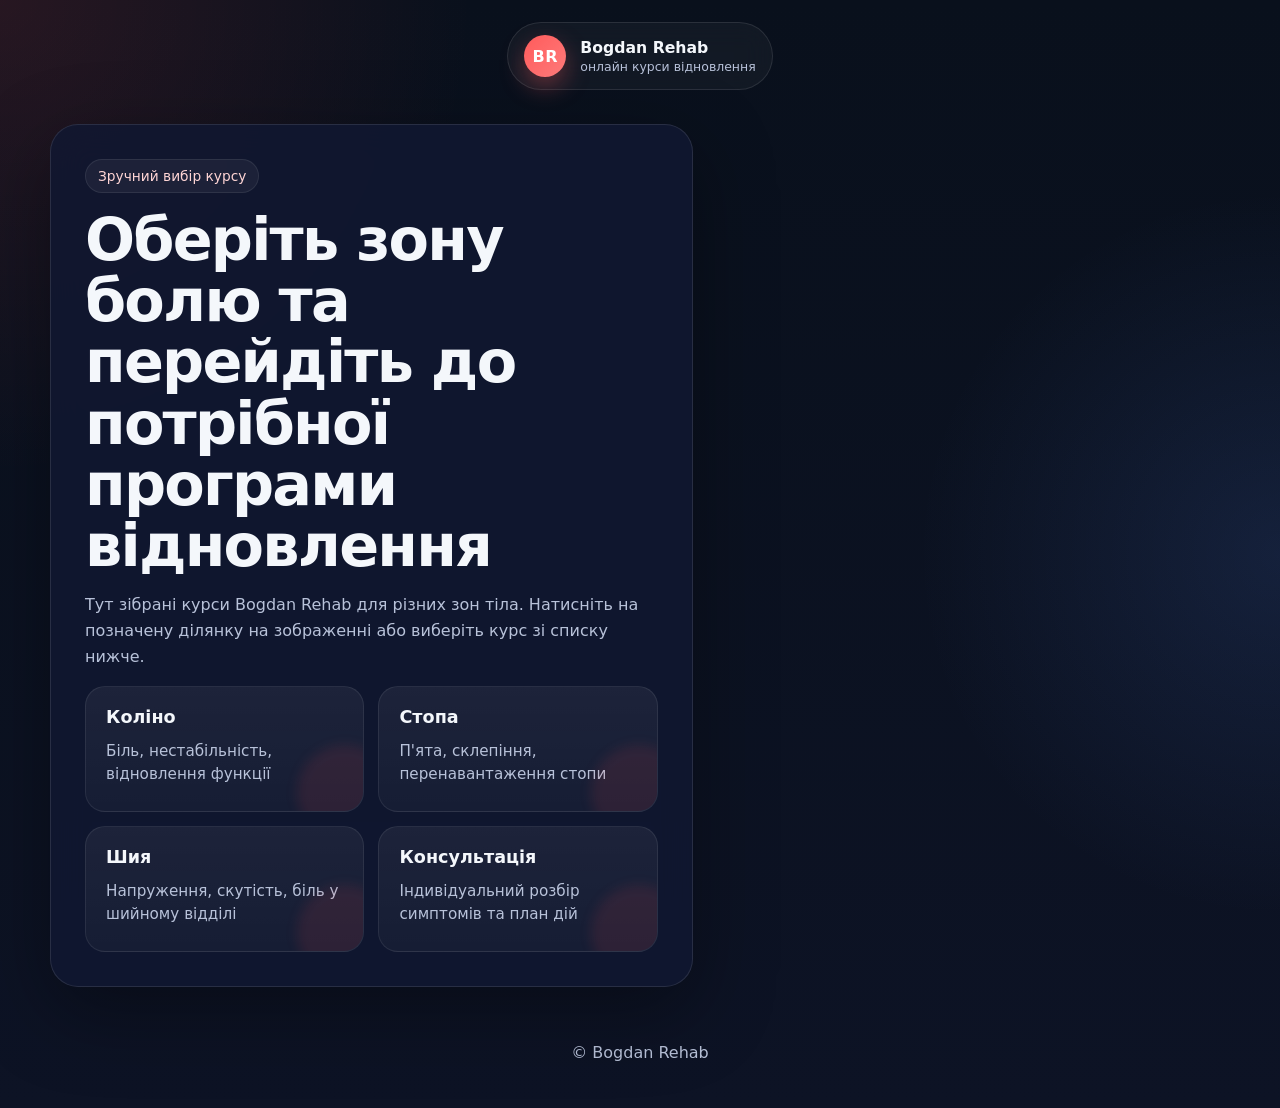
<file: docs/index.html>
<!doctype html>
<html lang="uk">
<head>
  <meta charset="utf-8" />
  <meta name="viewport" content="width=device-width, initial-scale=1" />
  <title>Bogdan Rehab — Курси відновлення</title>
  <meta name="description" content="Оберіть зону болю та перейдіть до потрібного курсу відновлення Bogdan Rehab." />
  <link rel="stylesheet" href="./shared/css/base1.css" />
</head>
<body>
  <div class="page-shell">
    <header class="site-header container">
      <a class="logo" href="#hero" aria-label="Bogdan Rehab — на головну">
        <span class="logo-mark">BR</span>
        <span class="logo-text">
          <strong>Bogdan Rehab</strong>
          <small>онлайн курси відновлення</small>
        </span>
      </a>
    </header>

    <main>
      <section class="hero container" id="hero">
        <div class="hero__content">
          <span class="eyebrow">Зручний вибір курсу</span>
          <h1>Оберіть зону болю та перейдіть до потрібної програми відновлення</h1>
          <p class="hero__lead">
            Тут зібрані курси Bogdan Rehab для різних зон тіла. Натисніть на позначену ділянку на зображенні
            або виберіть курс зі списку нижче.
          </p>

          <!-- <div class="hero__note">
            <span class="hero__note-dot"></span>
            <p>Червоні зони на тілі — це активні посилання.</p>
          </div> -->

          <nav class="course-links" aria-label="Список курсів">
            <a class="course-card" href="/knee/">
              <span class="course-card__title">Коліно</span>
              <span class="course-card__desc">Біль, нестабільність, відновлення функції</span>
            </a>
            <a class="course-card" href="/foot/">
              <span class="course-card__title">Стопа</span>
              <span class="course-card__desc">П'ята, склепіння, перенавантаження стопи</span>
            </a>
            <a class="course-card" href="/neck/">
              <span class="course-card__title">Шия</span>
              <span class="course-card__desc">Напруження, скутість, біль у шийному відділі</span>
            </a>
            <a class="course-card" href="/consultation/">
              <span class="course-card__title">Консультація</span>
              <span class="course-card__desc">Індивідуальний розбір симптомів та план дій</span>
            </a>
          </nav>
        </div>
    </main>

    <footer class="footer container">
      <p>© Bogdan Rehab</p>
    </footer>
  </div>
</body>
</html>
</file>
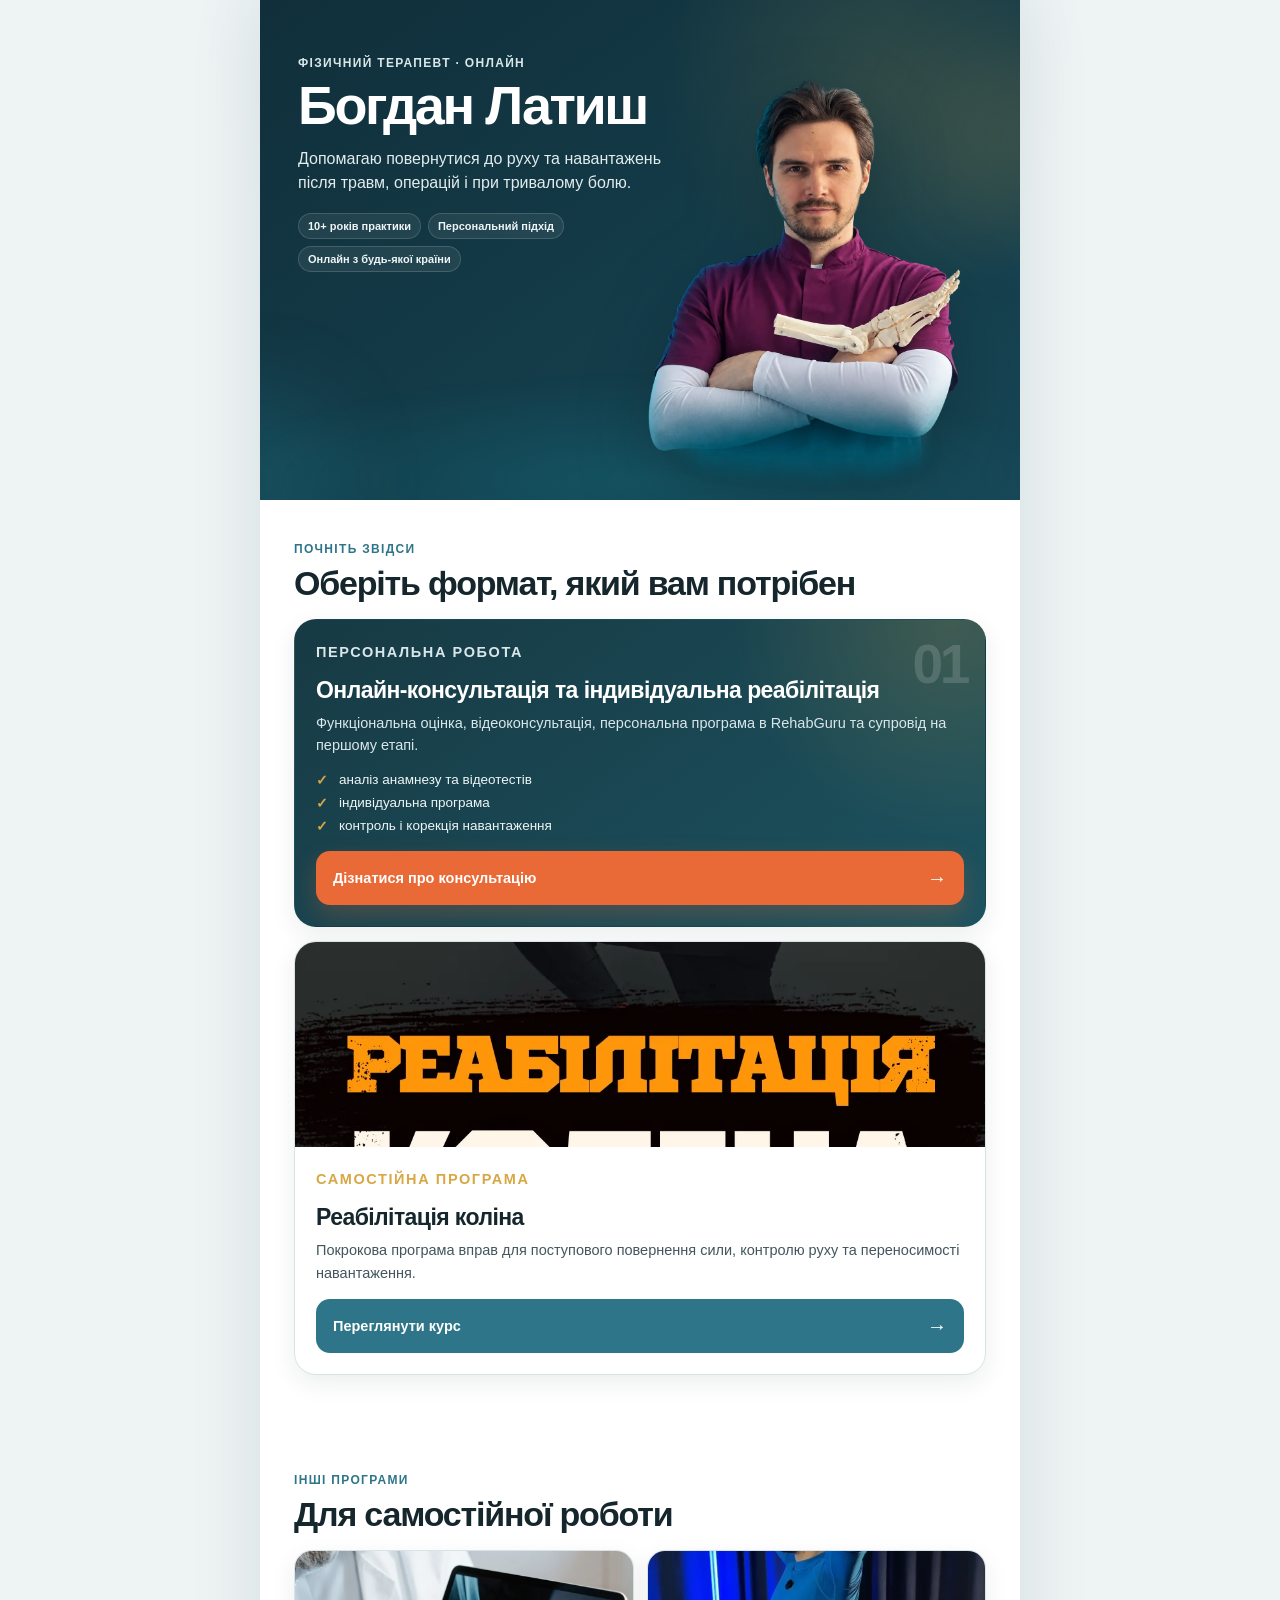
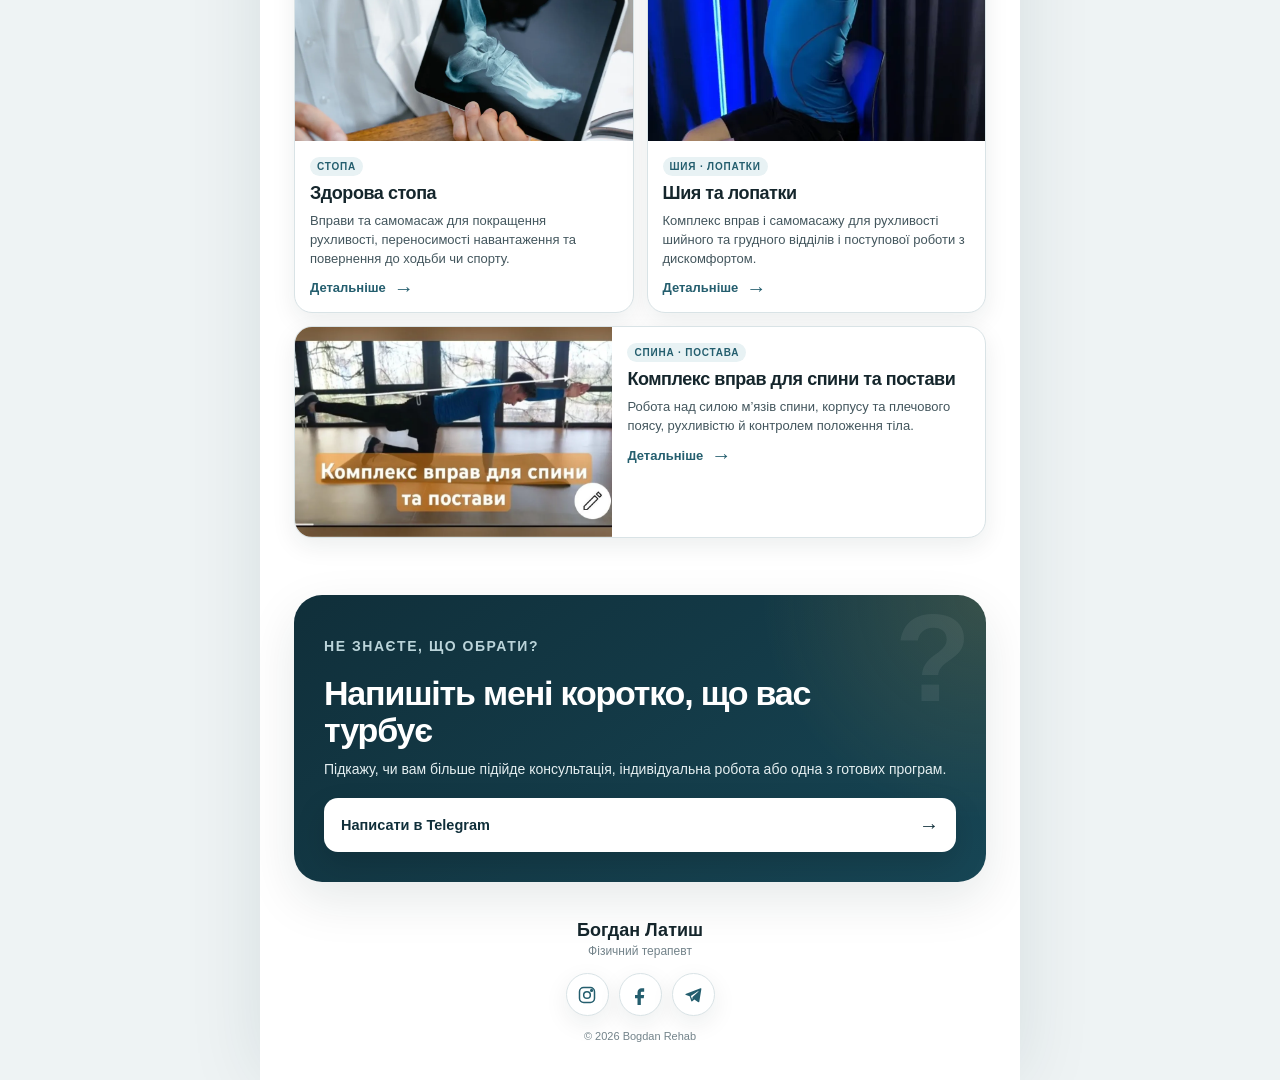
<file: docs/hub/index.html>
<!doctype html>
<html lang="uk">
<head>
  <meta charset="utf-8">
  <meta name="viewport" content="width=device-width, initial-scale=1, viewport-fit=cover">
  <title>Богдан Латиш — фізичний терапевт онлайн</title>
  <meta name="description" content="Онлайн-консультація, індивідуальна реабілітація та програми вправ від фізичного терапевта Богдана Латиша.">
  <meta name="theme-color" content="#102F3A">
  <link rel="preload" href="./assets/bogdan-hero.webp" as="image">
  <link rel="stylesheet" href="./styles.css">
</head>
<body>
  <main class="hub-shell">
    <section class="hero" aria-labelledby="hero-title">
      <div class="hero__glow hero__glow--one" aria-hidden="true"></div>
      <div class="hero__glow hero__glow--two" aria-hidden="true"></div>

      <div class="hero__photo-wrap">
        <img class="hero__photo" src="./assets/bogdan-hero.webp" alt="Богдан Латиш, фізичний терапевт" width="760" height="1067">
      </div>

      <div class="hero__content">
        <p class="eyebrow">Фізичний терапевт · онлайн</p>
        <h1 id="hero-title">Богдан Латиш</h1>
        <p class="hero__lead">Допомагаю повернутися до руху та навантажень після травм, операцій і при тривалому болю.</p>
        <div class="hero__trust">
          <span>10+ років практики</span>
          <span>Персональний підхід</span>
          <span>Онлайн з будь-якої країни</span>
        </div>
      </div>
    </section>

    <section class="section section--tight" aria-labelledby="start-title">
      <div class="section-heading">
        <p class="section-kicker">Почніть звідси</p>
        <h2 id="start-title">Оберіть формат, який вам потрібен</h2>
      </div>

      <article class="main-card main-card--consultation">
        <div class="main-card__icon" aria-hidden="true">01</div>
        <div class="main-card__content">
          <p class="card-kicker">Персональна робота</p>
          <h3>Онлайн-консультація та індивідуальна реабілітація</h3>
          <p>Функціональна оцінка, відеоконсультація, персональна програма в RehabGuru та супровід на першому етапі.</p>
          <ul class="mini-list">
            <li>аналіз анамнезу та відеотестів</li>
            <li>індивідуальна програма</li>
            <li>контроль і корекція навантаження</li>
          </ul>
          <a class="btn btn--cta" data-link="consultation" href="https://bogdancourse.pro/consultation/">Дізнатися про консультацію <span>→</span></a>
        </div>
      </article>

      <article class="main-card main-card--knee">
        <div class="product-media product-media--knee">
          <img src="./assets/knee.webp" alt="Курс реабілітації коліна" loading="lazy">
        </div>
        <div class="main-card__content">
          <p class="card-kicker">Самостійна програма</p>
          <h3>Реабілітація коліна</h3>
          <p>Покрокова програма вправ для поступового повернення сили, контролю руху та переносимості навантаження.</p>
          <a class="btn btn--secondary" data-link="knee" href="https://bogdan92.pro/">Переглянути курс <span>→</span></a>
        </div>
      </article>
    </section>

    <section class="section" aria-labelledby="other-title">
      <div class="section-heading section-heading--row">
        <div>
          <p class="section-kicker">Інші програми</p>
          <h2 id="other-title">Для самостійної роботи</h2>
        </div>
      </div>

      <div class="program-grid">
        <article class="program-card">
          <img src="./assets/foot.webp" alt="Програма Здорова стопа" loading="lazy">
          <div class="program-card__body">
            <span class="program-card__tag">Стопа</span>
            <h3>Здорова стопа</h3>
            <p>Вправи та самомасаж для покращення рухливості, переносимості навантаження та повернення до ходьби чи спорту.</p>
            <a class="text-link" data-link="foot" href="https://rfoot.pro/foot/">Детальніше <span>→</span></a>
          </div>
        </article>

        <article class="program-card">
          <img src="./assets/neck.webp" alt="Програма Шия та лопатки" loading="lazy">
          <div class="program-card__body">
            <span class="program-card__tag">Шия · лопатки</span>
            <h3>Шия та лопатки</h3>
            <p>Комплекс вправ і самомасажу для рухливості шийного та грудного відділів і поступової роботи з дискомфортом.</p>
            <a class="text-link" data-link="neck" href="https://bogdancourse.pro/neck/">Детальніше <span>→</span></a>
          </div>
        </article>

        <article class="program-card program-card--wide">
          <img src="./assets/back.webp" alt="Комплекс вправ для спини та постави" loading="lazy">
          <div class="program-card__body">
            <span class="program-card__tag">Спина · постава</span>
            <h3>Комплекс вправ для спини та постави</h3>
            <p>Робота над силою м’язів спини, корпусу та плечового поясу, рухливістю й контролем положення тіла.</p>
            <a class="text-link" data-link="back" href="https://secure.wayforpay.com/payment/saad85c75bb73">Детальніше <span>→</span></a>
          </div>
        </article>
      </div>
    </section>

    <section class="help-card" aria-labelledby="help-title">
      <div class="help-card__icon" aria-hidden="true">?</div>
      <div>
        <p class="section-kicker section-kicker--light">Не знаєте, що обрати?</p>
        <h2 id="help-title">Напишіть мені коротко, що вас турбує</h2>
        <p>Підкажу, чи вам більше підійде консультація, індивідуальна робота або одна з готових програм.</p>
        <a class="btn btn--light" data-link="telegram" href="https://t.me/Bogdanrehab">Написати в Telegram <span>→</span></a>
      </div>
    </section>

    <footer class="footer">
      <div class="footer__brand">
        <strong>Богдан Латиш</strong>
        <span>Фізичний терапевт</span>
      </div>
      <nav class="socials" aria-label="Соціальні мережі">
        <a data-link="instagram" href="https://www.instagram.com/bogdan.rehab" target="_blank" rel="noopener" aria-label="Instagram">
          <svg viewBox="0 0 24 24" aria-hidden="true"><rect x="3" y="3" width="18" height="18" rx="5"></rect><circle cx="12" cy="12" r="4"></circle><circle cx="17.5" cy="6.5" r="1"></circle></svg>
        </a>
        <a data-link="facebook" href="https://www.facebook.com/Bogdan.rehab" target="_blank" rel="noopener" aria-label="Facebook">
          <svg viewBox="0 0 24 24" aria-hidden="true"><path d="M14 8h3V4h-3c-3 0-5 2-5 5v3H6v4h3v8h4v-8h3.5l.5-4H13V9c0-.7.3-1 1-1z"></path></svg>
        </a>
        <a data-link="telegram" href="https://t.me/Bogdanrehab" target="_blank" rel="noopener" aria-label="Telegram">
          <svg viewBox="0 0 24 24" aria-hidden="true"><path d="M21 4L3.8 10.6c-1.2.5-1.2 1.2-.2 1.5l4.4 1.4 1.7 5.2c.2.7.1 1 .8 1 .5 0 .8-.2 1-.4l2.1-2 4.4 3.2c.8.4 1.4.2 1.6-.8L22 5.2c.3-1.1-.4-1.6-1-1.2zM9.4 13.1l8.7-5.5c.4-.3.8-.1.5.2l-7.2 6.5-.3 3.2-1.7-4.4z"></path></svg>
        </a>
      </nav>
      <p class="footer__note">© <span id="year"></span> Bogdan Rehab</p>
    </footer>
  </main>

  <script src="./script.js"></script>
</body>
</html>
</file>
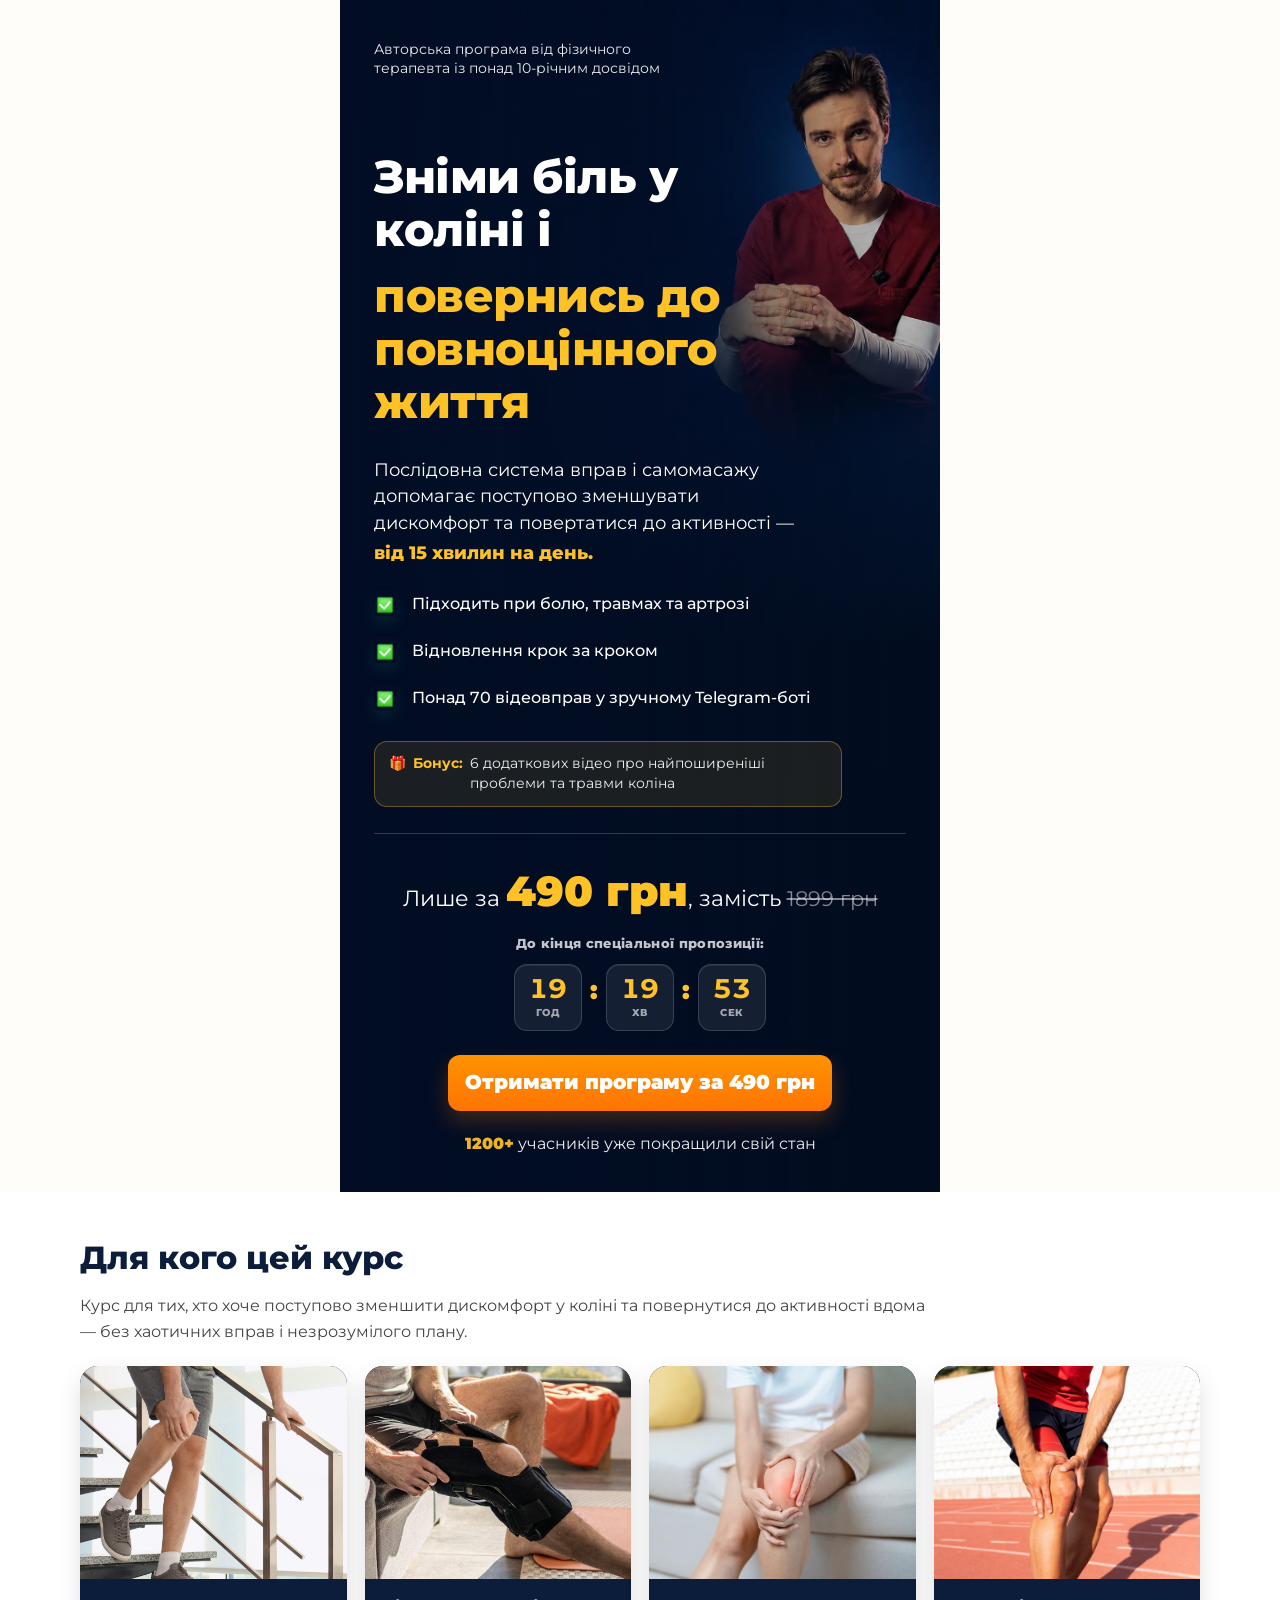
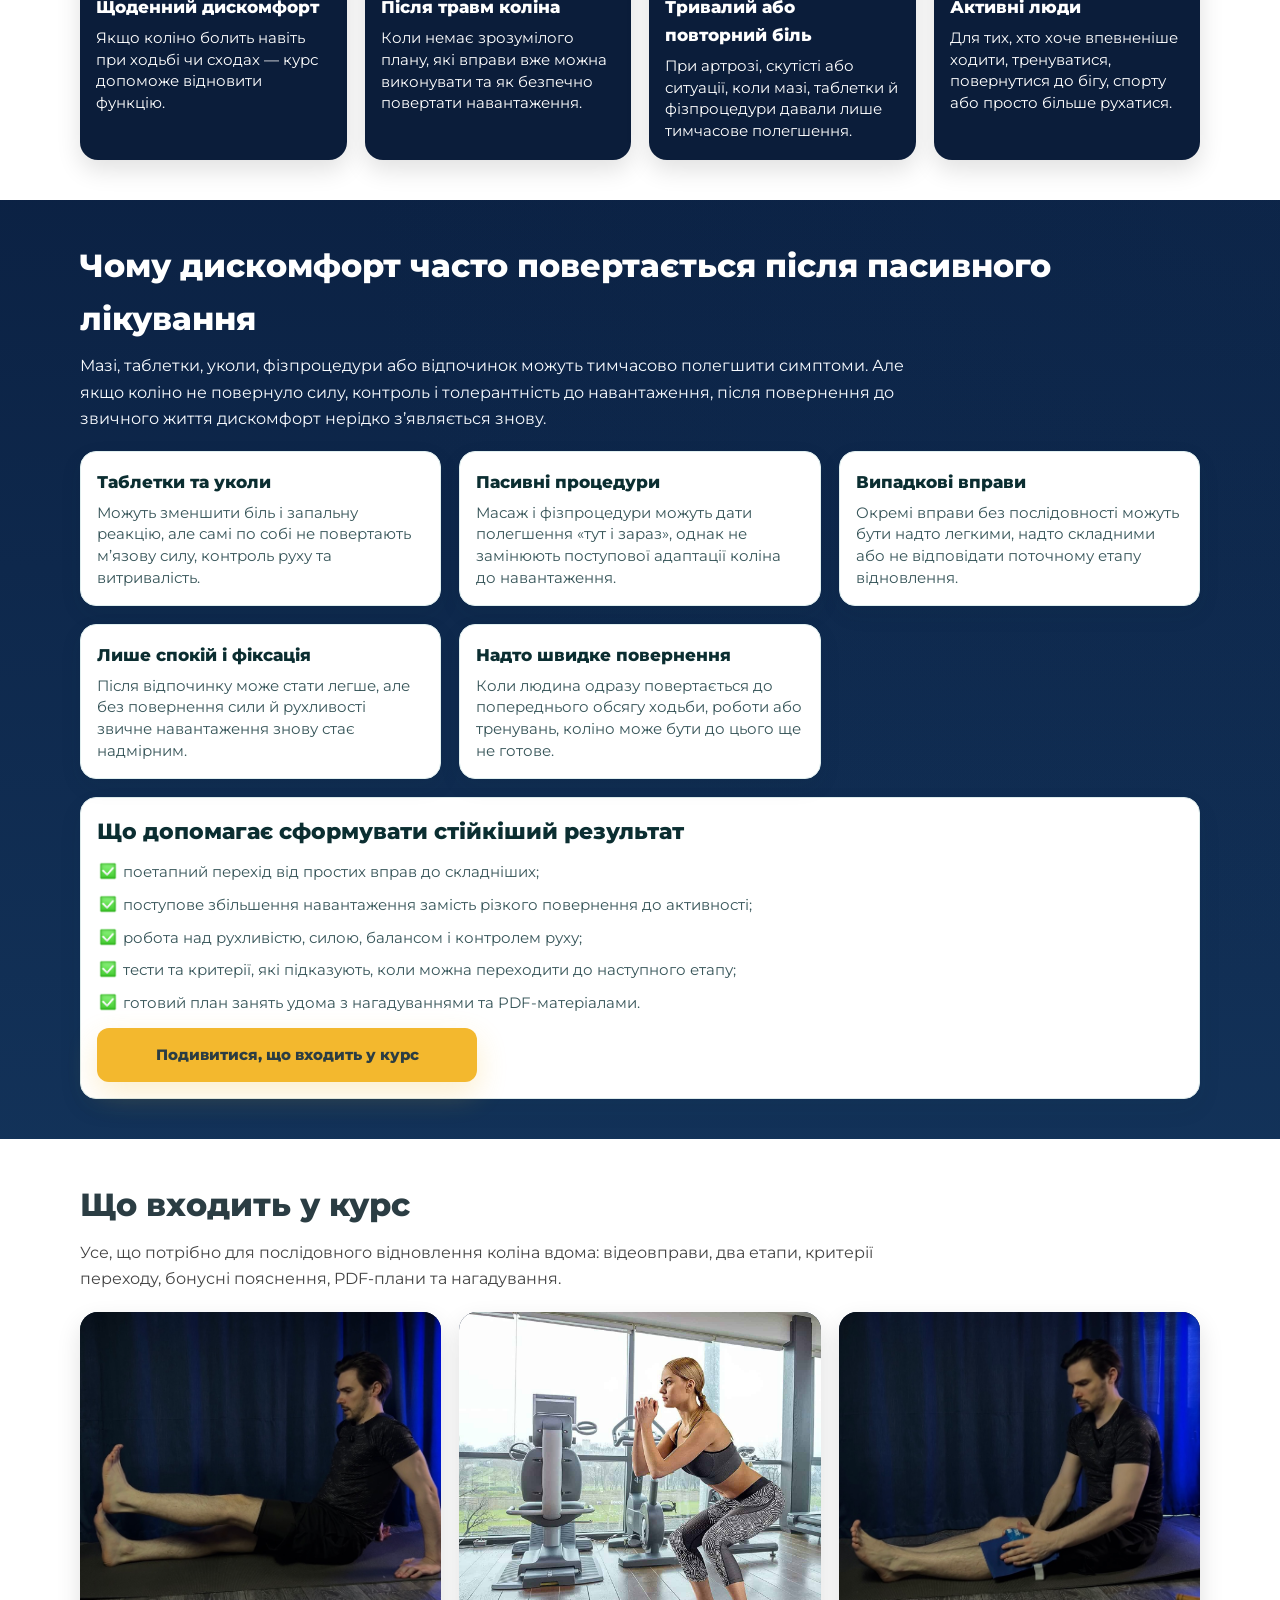
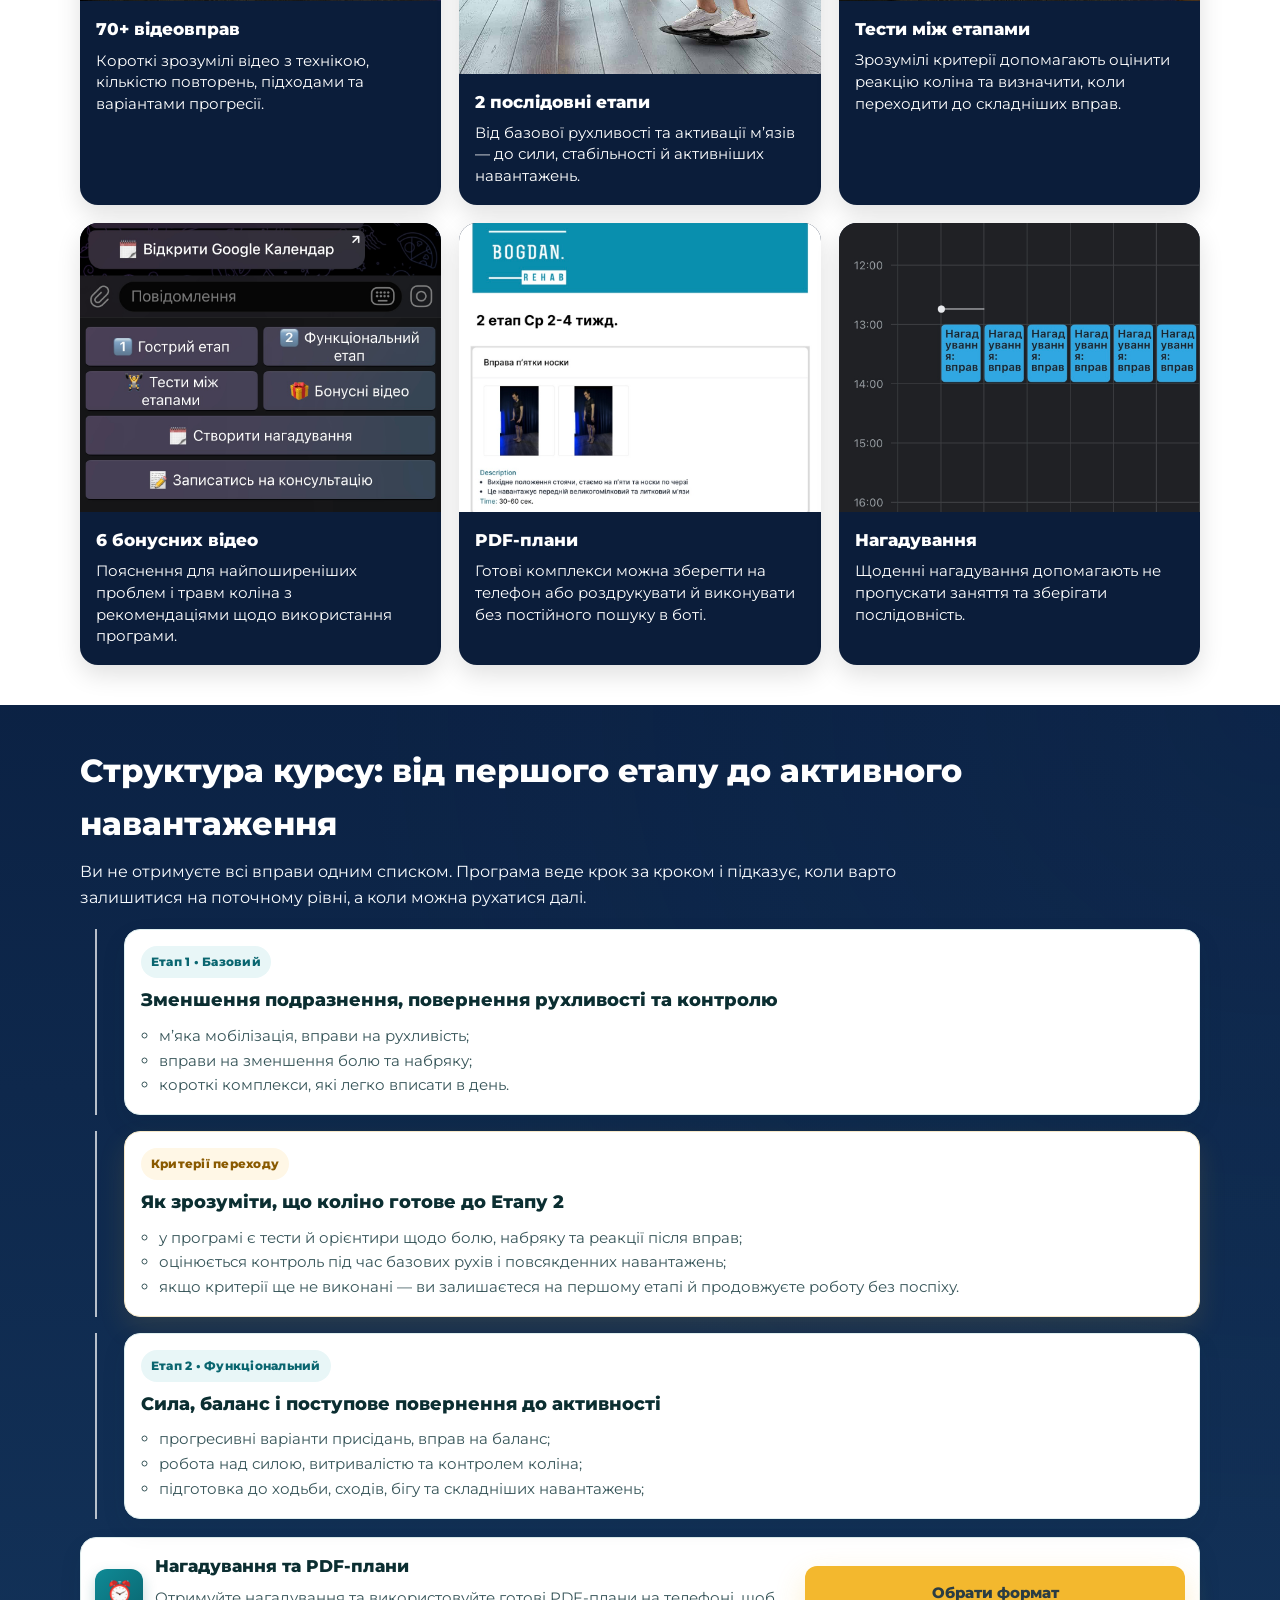
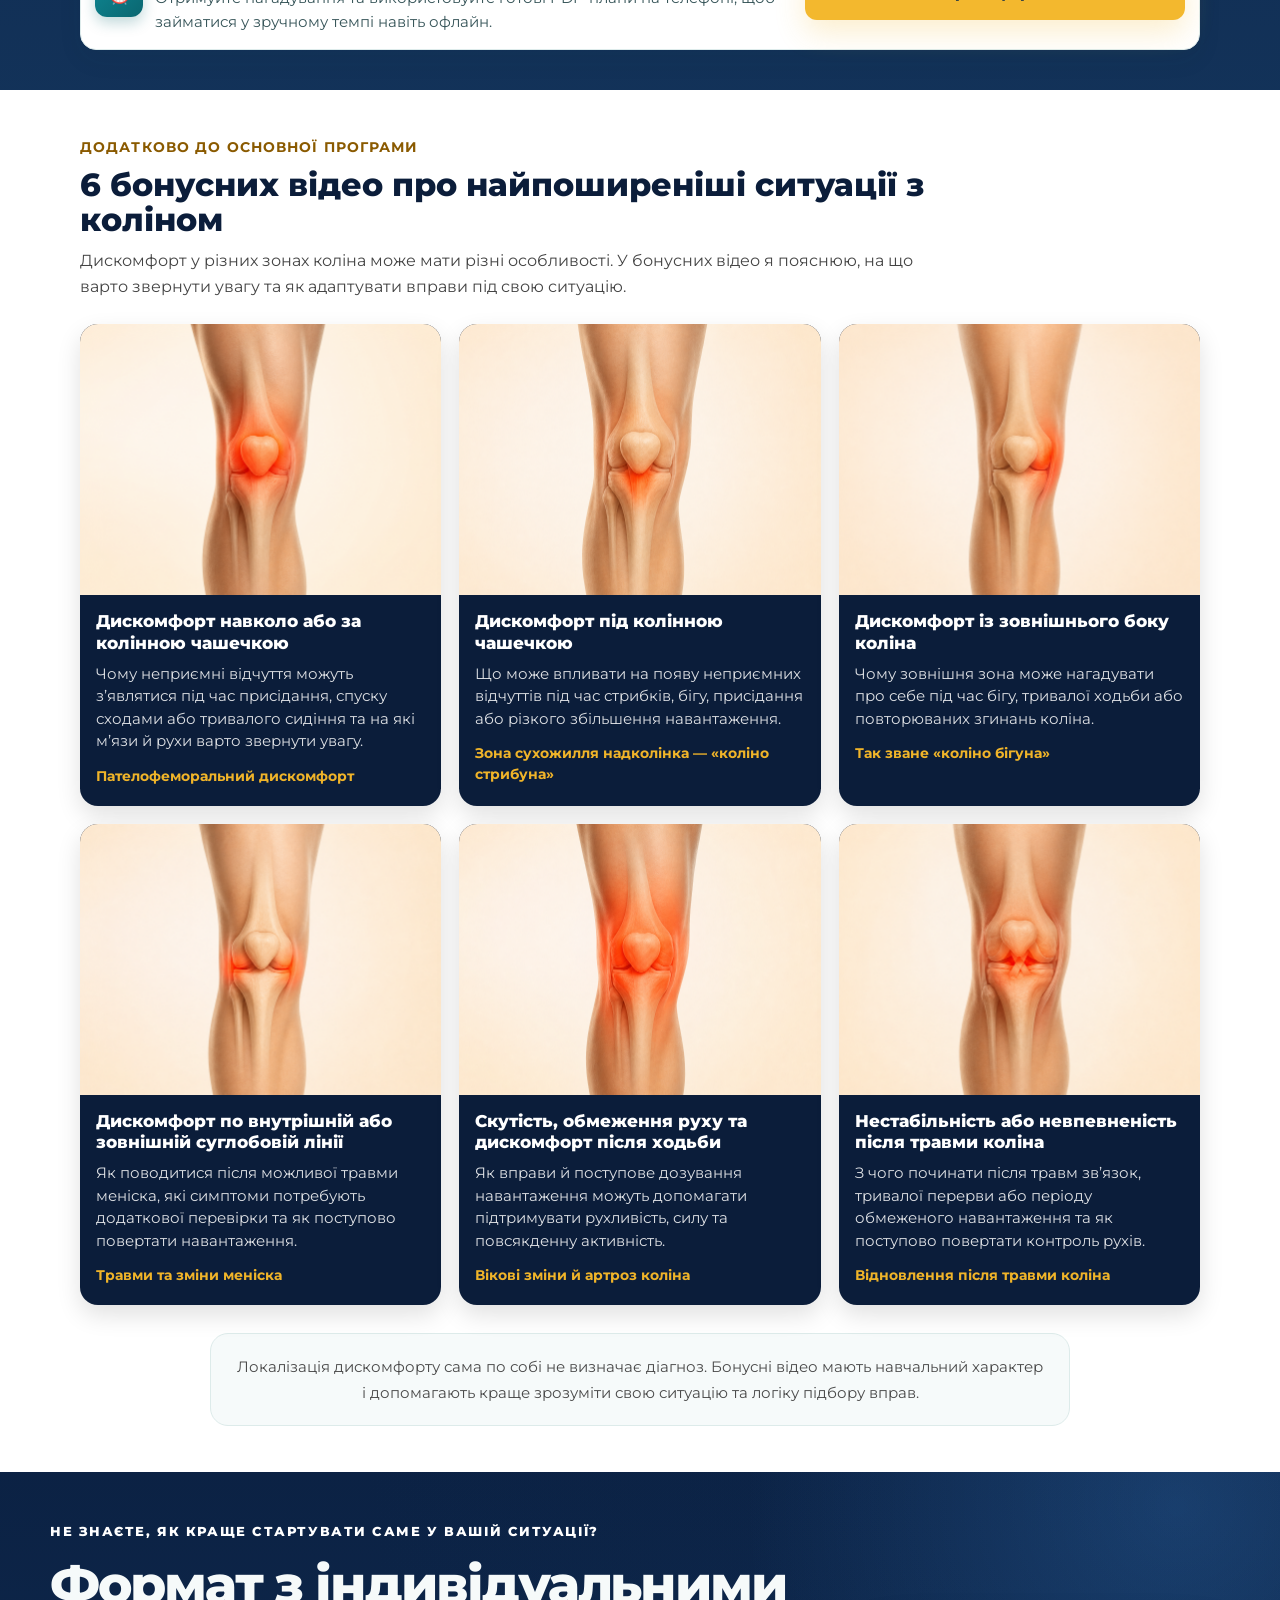
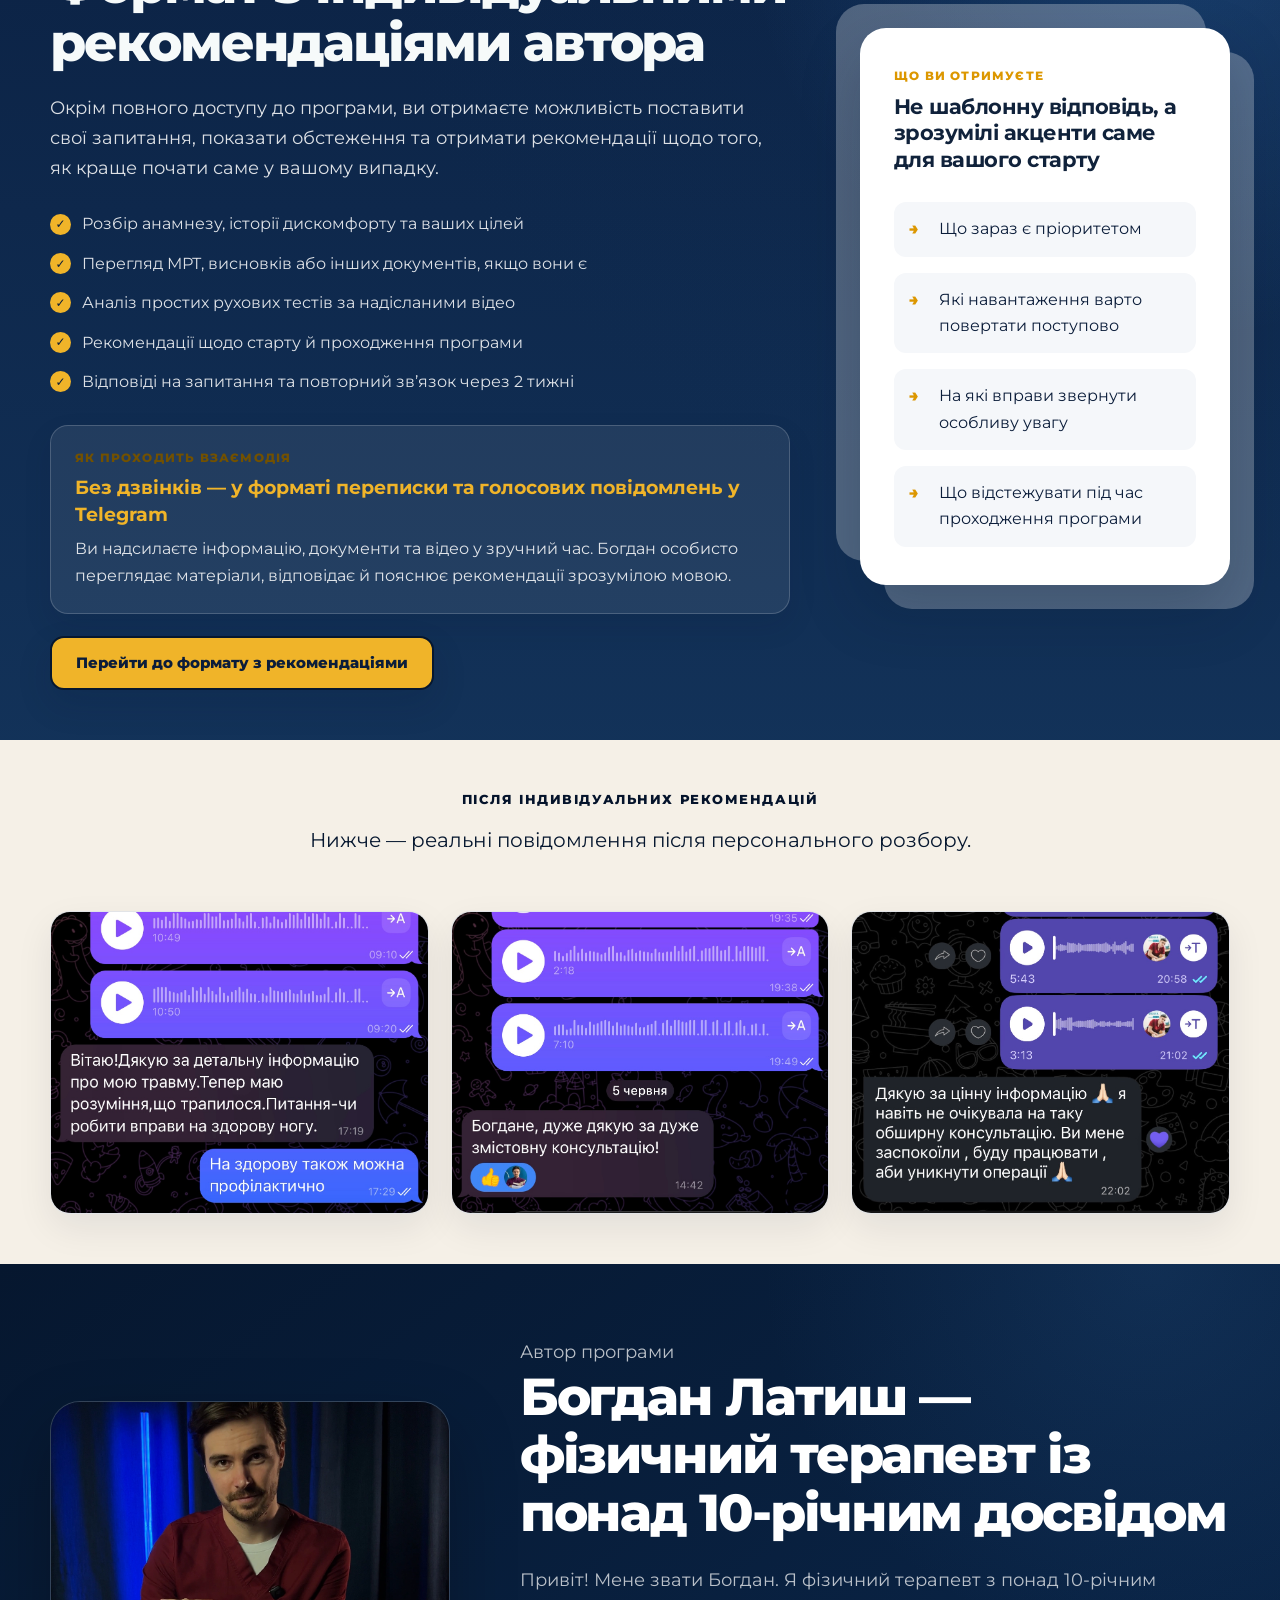
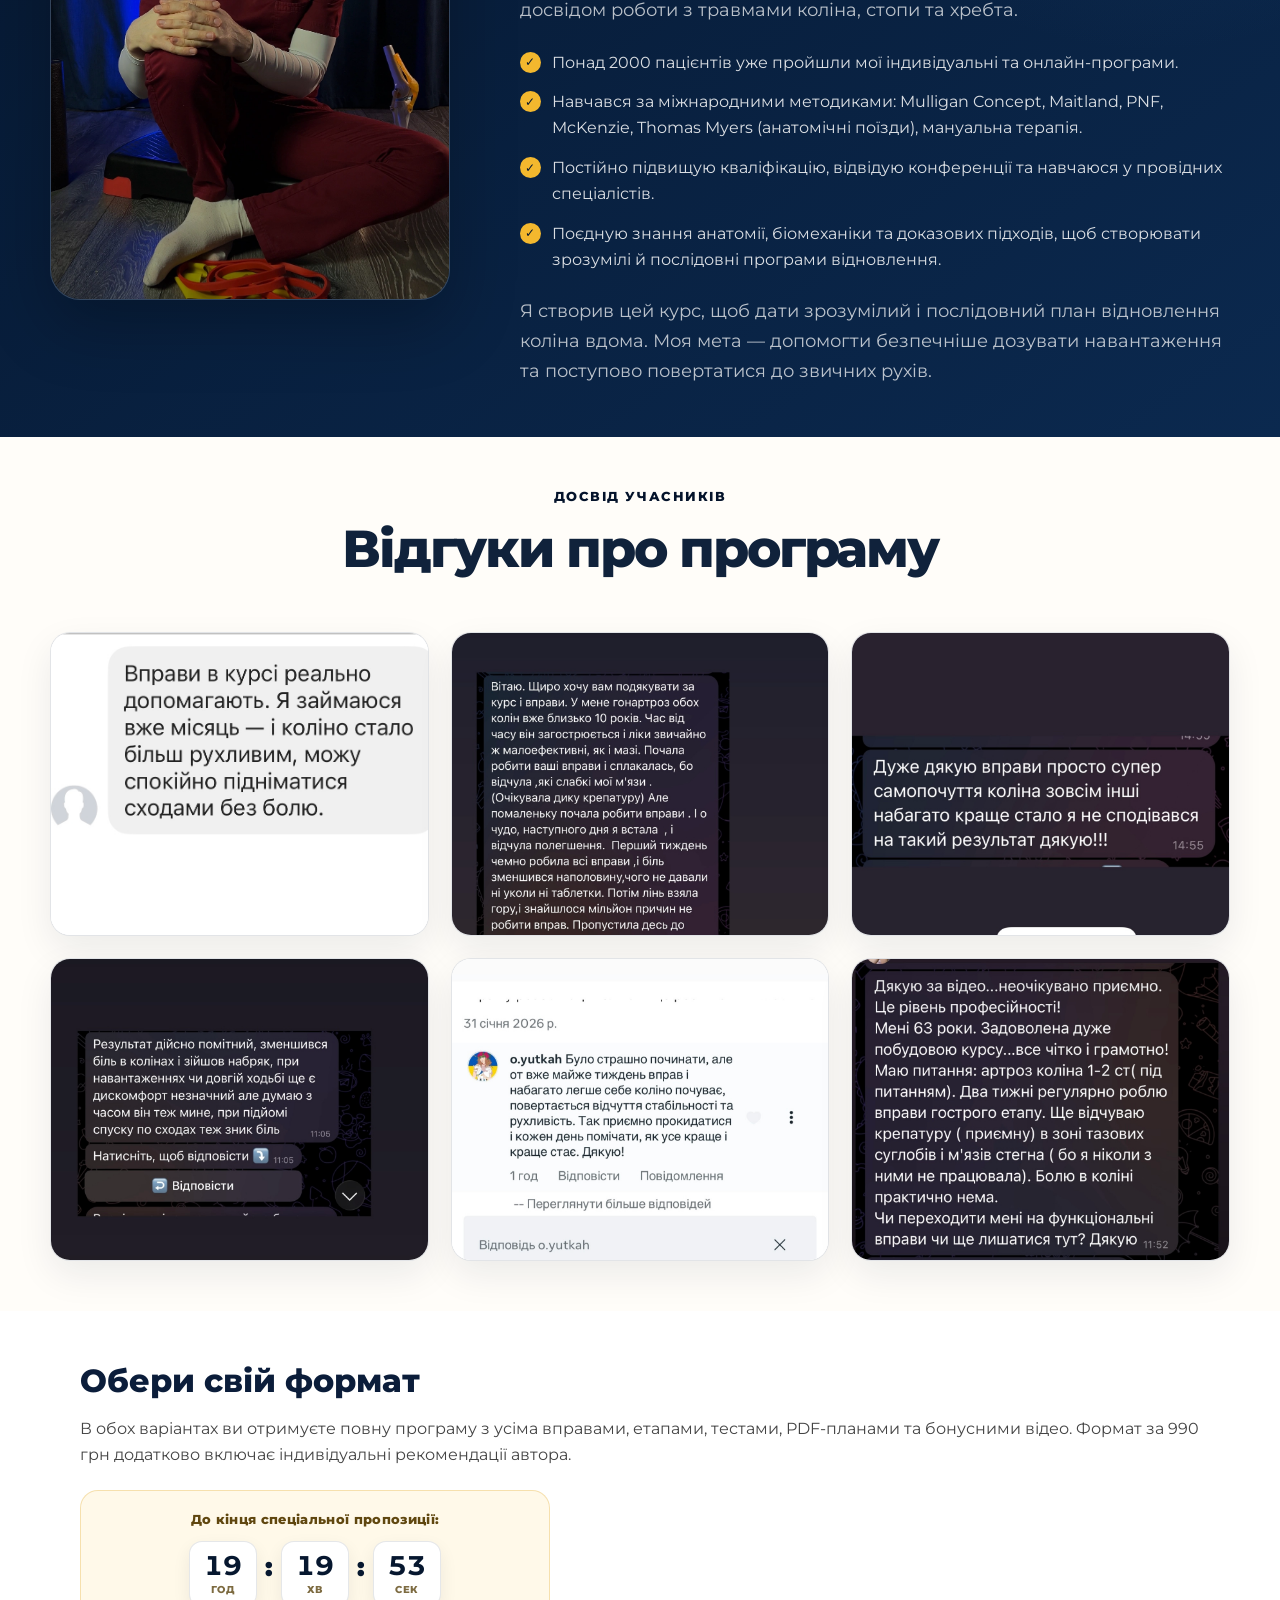
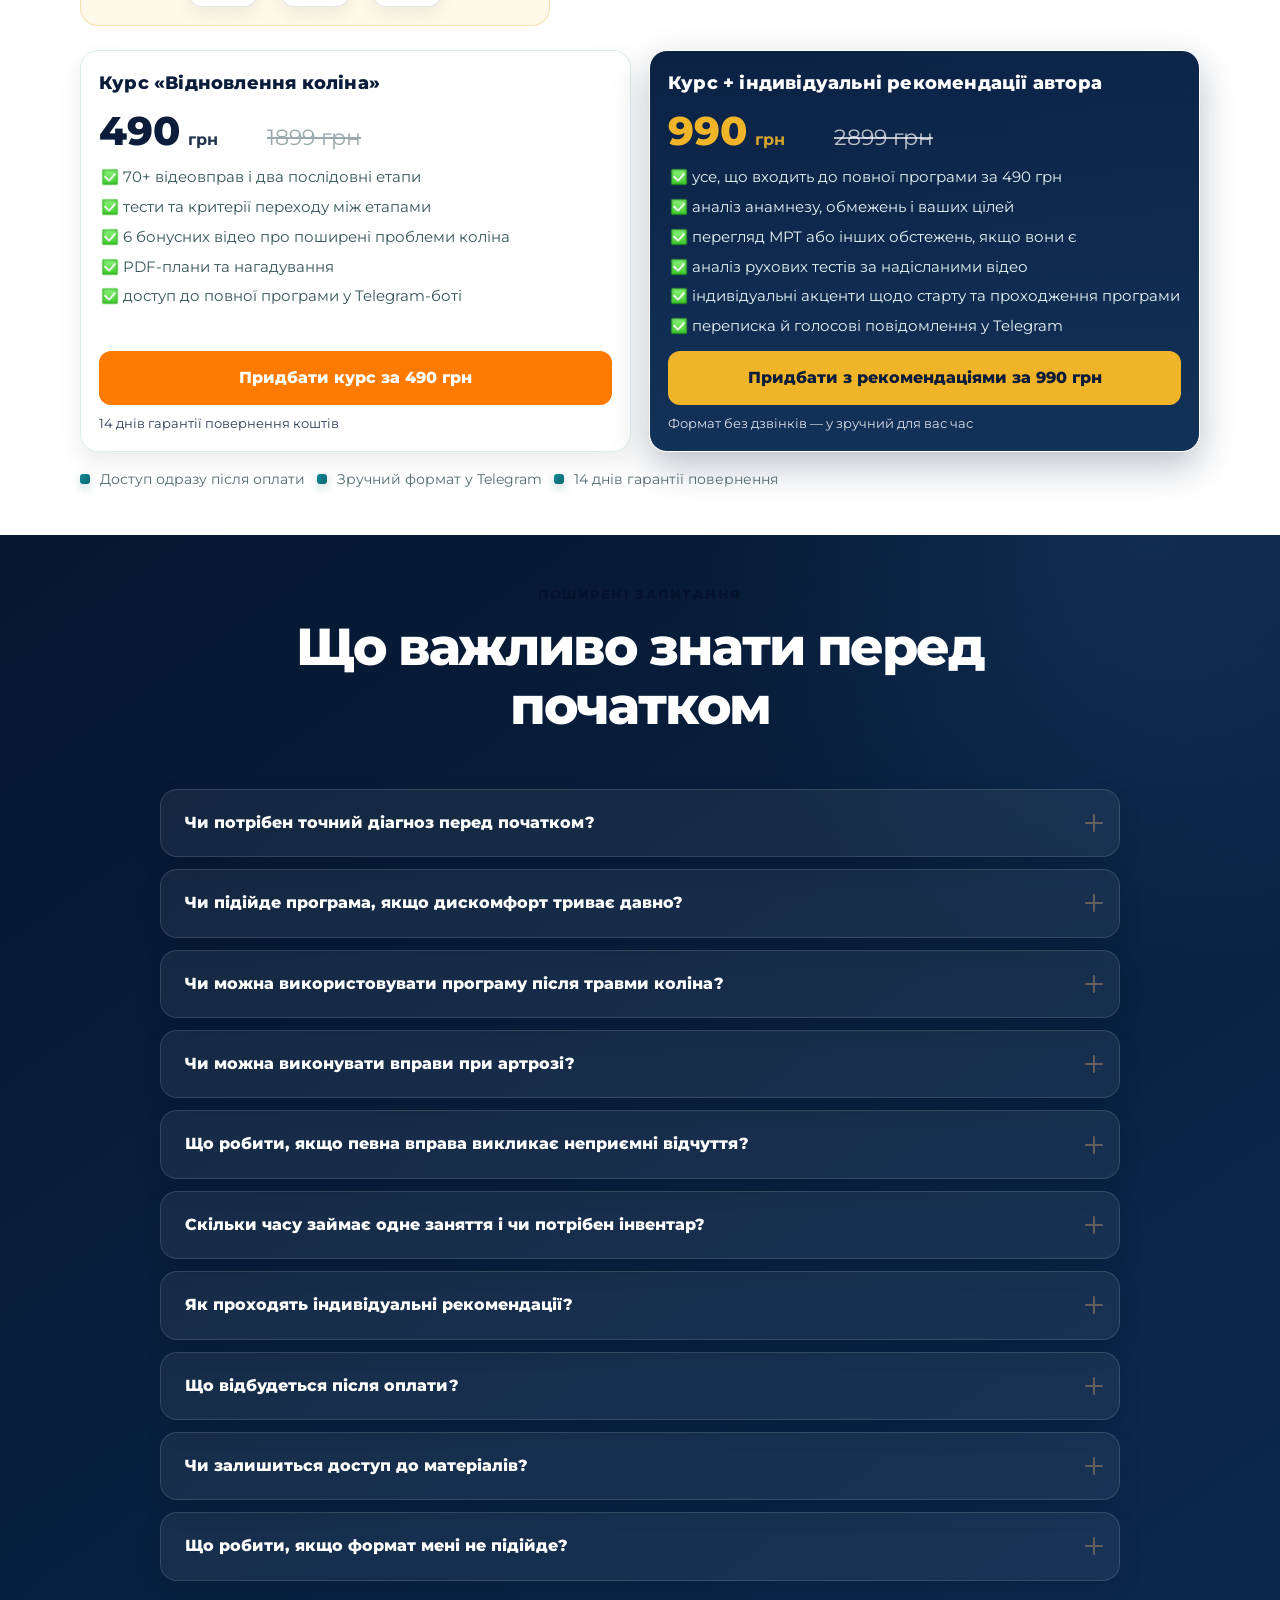
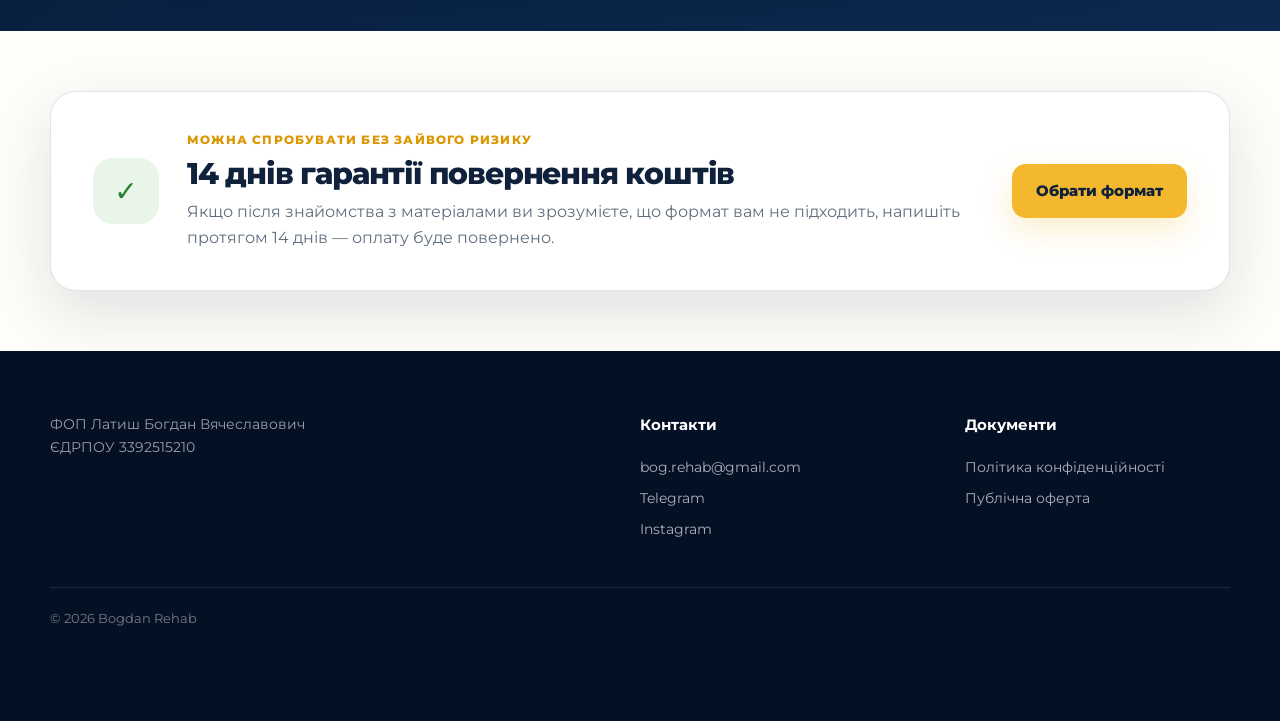
<file: docs/knee/index.html>
<!DOCTYPE html>

<html lang="uk">
<head>
<meta charset="utf-8"/>
<meta content="Покрокова програма відновлення коліна вдома: 70+ відеовправ, два етапи, тести між етапами, PDF-плани та 6 бонусних відео." name="description"/><meta content="width=device-width, initial-scale=1" name="viewport"/>
<title>Реабілітація коліна — покрокова програма вправ</title>
<link href="./knee.css" rel="stylesheet"/>
<link rel="preconnect" href="https://bayer-1078313683185.europe-west1.run.app" crossorigin>

<link crossorigin="" href="https://fonts.gstatic.com" rel="preconnect"/>
<link href="https://fonts.googleapis.com/css2?family=Montserrat:wght@500;700;800&amp;display=swap" rel="stylesheet"/>
<script>
  window.APP_CONFIG = {
    landing_id: "knee2-general",
    pixel_key: "pixel_knee2",
    meta_pixel_id: "1610503490748384"
  };

  window.dataLayer = window.dataLayer || [];
  window.dataLayer.push({
    landing_id: window.APP_CONFIG.landing_id,
    pixel_key: window.APP_CONFIG.pixel_key,
    meta_pixel_id: window.APP_CONFIG.meta_pixel_id
  });
</script>
<!-- Google Tag Manager -->
<script>(function(w,d,s,l,i){w[l]=w[l]||[];w[l].push({'gtm.start':
new Date().getTime(),event:'gtm.js'});var f=d.getElementsByTagName(s)[0],
j=d.createElement(s),dl=l!='dataLayer'?'&l='+l:'';j.async=true;j.src=
'https://www.googletagmanager.com/gtm.js?id='+i+dl;f.parentNode.insertBefore(j,f);
})(window,document,'script','dataLayer','GTM-5SKWHT5D');</script>
<!-- End Google Tag Manager -->
<script>
(function () {
  function getParam(name) {
    return new URLSearchParams(window.location.search).get(name);
  }

  function getCookie(name) {
    const match = document.cookie.match(new RegExp("(^|;\\s*)" + name + "=([^;]+)"));
    return match ? decodeURIComponent(match[2]) : null;
  }

  function uuidv4() {
    if (window.crypto && crypto.randomUUID) return crypto.randomUUID();
    return "xxxxxxxx-xxxx-4xxx-yxxx-xxxxxxxxxxxx".replace(/[xy]/g, function (c) {
      const r = Math.random() * 16 | 0;
      const v = c === "x" ? r : (r & 0x3 | 0x8);
      return v.toString(16);
    });
  }

  function getLS(key) {
    try {
      return localStorage.getItem(key);
    } catch (e) {
      return null;
    }
  }

  function setLS(key, value) {
    try {
      localStorage.setItem(key, value);
    } catch (e) {}
  }

  function saveIfExists(key, value) {
    if (value !== null && value !== undefined && value !== "") {
      setLS(key, value);
    }
  }

  function ensureExternalId() {
    let id = getLS("meta_external_id");
    if (!id) {
      id = uuidv4();
      setLS("meta_external_id", id);
    }
    return id;
  }

  function updateStoredMetaCookies() {
    const currentFbp = getCookie("_fbp");
    const currentFbc = getCookie("_fbc");

    if (currentFbp && currentFbp !== getLS("meta_fbp")) {
      setLS("meta_fbp", currentFbp);
    }

    // Передаємо справжній _fbc без змін. Його creationTime уже в мілісекундах.
    if (currentFbc && currentFbc !== getLS("meta_fbc")) {
      setLS("meta_fbc", currentFbc);
    }
  }

  function waitForMetaCookies(retries, delay) {
    updateStoredMetaCookies();

    const hasFbp = !!getLS("meta_fbp");
    const hasFbcOrNoClick = !!getLS("meta_fbc") || !getParam("fbclid");
    if (hasFbp && hasFbcOrNoClick) return;

    if (retries > 0) {
      setTimeout(function () {
        waitForMetaCookies(retries - 1, delay);
      }, delay);
    }
  }

  const utm = {
    utm_source: getParam("utm_source"),
    utm_medium: getParam("utm_medium"),
    utm_campaign: getParam("utm_campaign"),
    utm_adset: getParam("utm_adset"),
    utm_content: getParam("utm_content"),
    utm_term: getParam("utm_term")
  };

  const fbclid = getParam("fbclid");
  const nowTs = String(Date.now());

  ensureExternalId();

  updateStoredMetaCookies();
  waitForMetaCookies(15, 300);

  const hasAttributionInUrl =
    Object.values(utm).some(Boolean) || !!fbclid;

  // FIRST TOUCH
  if (!getLS("meta_first_seen_at") && hasAttributionInUrl) {
    setLS("meta_first_seen_at", nowTs);

    saveIfExists("meta_first_utm_source", utm.utm_source);
    saveIfExists("meta_first_utm_medium", utm.utm_medium);
    saveIfExists("meta_first_utm_campaign", utm.utm_campaign);
    saveIfExists("meta_first_utm_adset", utm.utm_adset);
    saveIfExists("meta_first_utm_content", utm.utm_content);
    saveIfExists("meta_first_utm_term", utm.utm_term);
    saveIfExists("meta_first_fbclid", fbclid);
  }

  // Якщо first_seen_at ще нема взагалі — створи базовий timestamp
  if (!getLS("meta_first_seen_at")) {
    setLS("meta_first_seen_at", nowTs);
  }

  // Окремо зберігаємо точний час отримання fbclid.
  // Саме цей timestamp використовується як creationTime для fbc.
  if (fbclid) {
    if (!getLS("meta_first_fbclid")) {
      setLS("meta_first_fbclid", fbclid);
      setLS("meta_first_fbclid_seen_at", nowTs);
    }

    setLS("meta_last_fbclid", fbclid);
    setLS("meta_last_fbclid_seen_at", nowTs);
  }

  // LAST TOUCH
  if (hasAttributionInUrl) {
    setLS("meta_last_seen_at", nowTs);

    saveIfExists("meta_last_utm_source", utm.utm_source);
    saveIfExists("meta_last_utm_medium", utm.utm_medium);
    saveIfExists("meta_last_utm_campaign", utm.utm_campaign);
    saveIfExists("meta_last_utm_adset", utm.utm_adset);
    saveIfExists("meta_last_utm_content", utm.utm_content);
    saveIfExists("meta_last_utm_term", utm.utm_term);
    saveIfExists("meta_last_fbclid", fbclid);
  }

  console.log("ATTR INIT", {
    external_id: getLS("meta_external_id"),
    fbp: getLS("meta_fbp"),
    fbc: getLS("meta_fbc"),
    first: {
      seen_at: getLS("meta_first_seen_at"),
      fbclid: getLS("meta_first_fbclid"),
      utm_source: getLS("meta_first_utm_source"),
      utm_medium: getLS("meta_first_utm_medium"),
      utm_campaign: getLS("meta_first_utm_campaign"),
      utm_adset: getLS("meta_first_utm_adset"),
      utm_content: getLS("meta_first_utm_content"),
      utm_term: getLS("meta_first_utm_term")
    },
    last: {
      seen_at: getLS("meta_last_seen_at"),
      fbclid: getLS("meta_last_fbclid"),
      utm_source: getLS("meta_last_utm_source"),
      utm_medium: getLS("meta_last_utm_medium"),
      utm_campaign: getLS("meta_last_utm_campaign"),
      utm_adset: getLS("meta_last_utm_adset"),
      utm_content: getLS("meta_last_utm_content"),
      utm_term: getLS("meta_last_utm_term")
    }
  });
})();
</script>
<script>
document.addEventListener("DOMContentLoaded", function () {
  const API_URL = "https://bayer-1078313683185.europe-west1.run.app";
  const buttons = document.querySelectorAll(".pay-btn");
  const PAGE_LOADED_AT_MS = Date.now();

  if (!buttons.length) return;

  function uuidv4() {
    if (window.crypto && crypto.randomUUID) return crypto.randomUUID();
    return "xxxxxxxx-xxxx-4xxx-yxxx-xxxxxxxxxxxx".replace(/[xy]/g, function (c) {
      const r = Math.random() * 16 | 0;
      const v = c === "x" ? r : (r & 0x3 | 0x8);
      return v.toString(16);
    });
  }

  function getLS(key) {
    try {
      return localStorage.getItem(key);
    } catch (e) {
      return null;
    }
  }

  function getNavigationMetrics() {
    const nav = performance.getEntriesByType?.("navigation")?.[0];
    if (!nav) return null;

    return {
      dom_content_loaded_ms: Math.round(nav.domContentLoadedEventEnd),
      load_event_ms: Math.round(nav.loadEventEnd),
      response_end_ms: Math.round(nav.responseEnd)
    };
  }

  function buildAttributionPayload() {
    return {
      external_id: getLS("meta_external_id"),
      fbp: getLS("meta_fbp"),
      fbc: getLS("meta_fbc"),
      fbclid: getLS("meta_last_fbclid") || getLS("meta_first_fbclid") || null,
      fbclid_seen_at: Number(
        getLS("meta_last_fbclid_seen_at") ||
        getLS("meta_first_fbclid_seen_at")
      ) || null,
      utm_source: getLS("meta_last_utm_source") || getLS("meta_first_utm_source") || null,
      utm_medium: getLS("meta_last_utm_medium") || getLS("meta_first_utm_medium") || null,
      utm_campaign: getLS("meta_last_utm_campaign") || getLS("meta_first_utm_campaign") || null,
      utm_adset: getLS("meta_last_utm_adset") || getLS("meta_first_utm_adset") || null,
      utm_content: getLS("meta_last_utm_content") || getLS("meta_first_utm_content") || null,
      utm_term: getLS("meta_last_utm_term") || getLS("meta_first_utm_term") || null,
      first_seen_at: Number(getLS("meta_first_seen_at")) || null,
      last_seen_at: Number(getLS("meta_last_seen_at")) || null
    };
  }

  function trackDiagnostic(eventName, details) {
    const payload = {
      event_name: eventName,
      session_id: getLS("meta_external_id"),
      landing_id: window.APP_CONFIG?.landing_id || null,
      pixel_key: window.APP_CONFIG?.pixel_key || null,
      page_url: window.location.origin + window.location.pathname,
      client_event_time_ms: Date.now(),
      attribution: buildAttributionPayload(),
      details: details || {}
    };

    try {
      const blob = new Blob([JSON.stringify(payload)], { type: "application/json" });
      if (navigator.sendBeacon) {
        navigator.sendBeacon(API_URL + "/track", blob);
        return;
      }
    } catch (error) {
      console.warn("sendBeacon unavailable:", error);
    }

    fetch(API_URL + "/track", {
      method: "POST",
      headers: { "Content-Type": "application/json" },
      body: JSON.stringify(payload),
      keepalive: true
    }).catch(function () {});
  }

  let warmupStarted = false;

  function warmPaymentService(reason) {
    if (warmupStarted) return;
    warmupStarted = true;

    const startedAt = performance.now();

    fetch(API_URL + "/health", {
      method: "GET",
      cache: "no-store",
      mode: "cors"
    })
      .then(function (response) {
        console.log("payment service warm-up:", reason, Math.round(performance.now() - startedAt), "ms", response.status);
      })
      .catch(function (error) {
        console.warn("payment service warm-up failed:", error);
        warmupStarted = false;
      });
  }

  window.setTimeout(function () {
    warmPaymentService("page-load");
  }, 800);

  buttons.forEach(function (button) {
    ["pointerenter", "touchstart", "focus"].forEach(function (eventName) {
      button.addEventListener(eventName, function () {
        warmPaymentService(eventName);
      }, { once: true, passive: true });
    });
  });


  buttons.forEach(function (btn) {
    btn.addEventListener("click", async function (e) {
      e.preventDefault();

      const originalText = btn.textContent;
      const purchaseEventId = uuidv4();
      const checkoutEventId = uuidv4();
      const clickedAtMs = Date.now();
      const productId = btn.dataset.productId;

      trackDiagnostic("payment_button_clicked", {
        product_id: productId,
        checkout_event_id: checkoutEventId,
        purchase_event_id: purchaseEventId,
        page_loaded_at_ms: PAGE_LOADED_AT_MS,
        time_on_page_before_click_ms: clickedAtMs - PAGE_LOADED_AT_MS,
        navigation: getNavigationMetrics()
      });

      const payload = {
        event_id: purchaseEventId,
        purchase_event_id: purchaseEventId,
        checkout_event_id: checkoutEventId,
        landing_id: window.APP_CONFIG?.landing_id || null,
        pixel_key: window.APP_CONFIG?.pixel_key || null,
        product_id: productId,
        event_source_url: window.location.href,
        client_clicked_at_ms: clickedAtMs,
        page_loaded_at_ms: PAGE_LOADED_AT_MS,
        navigation: getNavigationMetrics(),
        attribution: buildAttributionPayload()
      };

      console.log("PAYLOAD TO API:", payload);

      try {
        btn.textContent = "Формуємо платіж...";
        btn.disabled = true;
        btn.classList.add("is-loading");
        btn.style.pointerEvents = "none";

        const startedAt = performance.now();

        const res = await fetch(API_URL, {
          method: "POST",
          headers: {
            "Content-Type": "application/json"
          },
          body: JSON.stringify(payload)
        });

        const createOrderMs = Math.round(performance.now() - startedAt);
        console.log("create-order ms:", createOrderMs);
        console.log("response status:", res.status);

        const data = await res.json();
        console.log("response data:", data);

        if (!res.ok || !data.ok || !data.payment) {
          throw new Error(data.error || "Не вдалося створити оплату");
        }

        trackDiagnostic("payment_order_created", {
          product_id: productId,
          order_reference: data.orderReference,
          checkout_event_id: checkoutEventId,
          purchase_event_id: purchaseEventId,
          create_order_client_ms: createOrderMs,
          server_timings: data.diagnostics || null
        });

        // InitiateCheckout надсилається лише сервером через Meta CAPI.
        fetch(API_URL + "/checkout", {
          method: "POST",
          headers: {
            "Content-Type": "application/json"
          },
          body: JSON.stringify({
            order_reference: data.orderReference
          }),
          keepalive: true
        })
          .then(async function (response) {
            const result = await response.json();

            console.log("Meta InitiateCheckout CAPI:", {
              status: response.status,
              result: result
            });

            return result;
          })
          .catch(function (error) {
            console.error("Meta InitiateCheckout CAPI error:", error);

            return {
              ok: false,
              error: String(error)
            };
          });

        const payment = data.payment;
        const form = document.createElement("form");
        form.method = "POST";
        form.action = "https://secure.wayforpay.com/pay";

        Object.keys(payment).forEach(function (key) {
          const value = payment[key];

          if (Array.isArray(value)) {
            value.forEach(function (item) {
              const input = document.createElement("input");
              input.type = "hidden";
              input.name = key + "[]";
              input.value = item;
              form.appendChild(input);
            });
          } else {
            const input = document.createElement("input");
            input.type = "hidden";
            input.name = key;
            input.value = value;
            form.appendChild(input);
          }
        });

        document.body.appendChild(form);

        trackDiagnostic("payment_form_submitted", {
          product_id: productId,
          order_reference: data.orderReference,
          checkout_event_id: checkoutEventId,
          purchase_event_id: purchaseEventId,
          total_client_ms_from_click: Date.now() - clickedAtMs
        });

        // A short delay gives the diagnostic beacon and dataLayer event time to leave the page.
        window.setTimeout(function () {
          trackDiagnostic("payment_redirect_started", {
            product_id: productId,
            order_reference: data.orderReference,
            checkout_event_id: checkoutEventId,
            purchase_event_id: purchaseEventId,
            total_client_ms_from_click: Date.now() - clickedAtMs
          });
          form.submit();
        }, 100);

      } catch (error) {
        console.error("Помилка create-order/payment:", error);

        trackDiagnostic("payment_error", {
          product_id: productId,
          checkout_event_id: checkoutEventId,
          purchase_event_id: purchaseEventId,
          message: String(error?.message || error)
        });

        btn.textContent = originalText;
        btn.disabled = false;
        btn.classList.remove("is-loading");
        btn.style.pointerEvents = "";
        alert("Не вдалося створити оплату. Спробуйте ще раз.");
      }
    });
  });
});
</script>
<meta content="Покрокова програма вправ для коліна" property="og:title"/><meta content="Зрозуміла домашня програма для поступового повернення рухливості, сили та впевненості у щоденних навантаженнях." property="og:description"/></head>
<body class="landing-v4" data-landing="knee-general">
<!-- Google Tag Manager (noscript) -->
<noscript><iframe height="0" src="https://www.googletagmanager.com/ns.html?id=GTM-5SKWHT5D" style="display:none;visibility:hidden" width="0"></iframe></noscript>
<!-- End Google Tag Manager (noscript) -->
<main>
<section class="hero-knee" id="hero">
<div aria-hidden="true" class="hero-knee__photo"></div>
<div aria-hidden="true" class="hero-knee__shade"></div>
<div class="hero-knee__inner">
<p class="hero-knee__eyebrow">
        Авторська програма від фізичного терапевта із понад 10-річним досвідом
      </p>
<h1 class="hero-knee__title">
        Зніми біль у коліні і
        <span>повернись до повноцінного життя</span>
</h1>
<p class="hero-knee__subtitle">
        Послідовна система вправ і самомасажу допомагає поступово зменшувати дискомфорт та повертатися до активності —
        <strong>від 15 хвилин на день.</strong>
</p>
<ul class="hero-knee__bullets" role="list">
<li>Підходить при болю, травмах та артрозі</li>
<li>Відновлення крок за кроком</li>
<li>Понад 70 відеовправ у зручному Telegram-боті</li>
</ul>
<div class="hero-knee__bonus">
<span aria-hidden="true">🎁</span>
<strong>Бонус:</strong> 6 додаткових відео про найпоширеніші проблеми та травми коліна
      </div>
<div class="hero-knee__divider"></div>
<p class="hero-knee__price">
        Лише за <strong>490 грн</strong>, замість <span>1899 грн</span>
</p>
<div class="lp-countdown lp-countdown--hero" data-daily-countdown="">
<p class="lp-countdown__label">До кінця спеціальної пропозиції:</p>
<div aria-live="off" class="lp-countdown__units" role="timer">
<div class="lp-countdown__unit"><strong data-countdown-hours="">23</strong><span>год</span></div>
<span aria-hidden="true" class="lp-countdown__separator">:</span>
<div class="lp-countdown__unit"><strong data-countdown-minutes="">59</strong><span>хв</span></div>
<span aria-hidden="true" class="lp-countdown__separator">:</span>
<div class="lp-countdown__unit"><strong data-countdown-seconds="">59</strong><span>сек</span></div>
</div>
</div>
<div class="hero-knee__cta">
<a class="hero-knee__btn hero-knee__btn--primary" data-scroll-to="#pricing" href="#pricing">
          Отримати програму за 490 грн
        </a>
</div>
<p class="hero-knee__proof">
<span>1200+</span> учасників уже покращили свій стан
      </p>
</div>
</section>
<section class="who who--alt" id="who">
<div class="who__inner">
<h2 class="who__title">Для кого цей курс</h2>
<p class="who__lead">Курс для тих, хто хоче поступово зменшити дискомфорт у коліні та повернутися до активності вдома — без хаотичних вправ і незрозумілого плану.</p>
<div class="who__grid">
<article class="who__card">
<div class="who__media"><img alt="Дискомфорт у коліні під час ходьби або спуску сходами" loading="lazy" src="./img/stairs.jpg"/></div>
<div class="who__body">
<h3 class="who__h">Щоденний дискомфорт</h3>
<p class="who__p">Якщо коліно болить навіть при ходьбі чи сходах — курс допоможе відновити функцію.</p>
</div>
</article>
<article class="who__card">
<div class="who__media"><img alt="Поступове відновлення після травми коліна" loading="lazy" src="./img/surg.jpg"/></div>
<div class="who__body">
<h3 class="who__h">Після травм коліна</h3>
<p class="who__p">Коли немає зрозумілого плану, які вправи вже можна виконувати та як безпечно повертати навантаження.</p>
</div>
</article>
<article class="who__card">
<div class="who__media"><img alt="Тривалий дискомфорт і скутість у коліні" loading="lazy" src="./img/hronic.jpg"/></div>
<div class="who__body">
<h3 class="who__h">Тривалий або повторний біль</h3>
<p class="who__p">При артрозі, скутісті або ситуації, коли мазі, таблетки й фізпроцедури давали лише тимчасове полегшення.</p>
</div>
</article>
<article class="who__card">
<div class="who__media"><img alt="Повернення до бігу, спорту й активного життя" loading="lazy" src="./img/sport.jpg"/></div>
<div class="who__body">
<h3 class="who__h">Активні люди</h3>
<p class="who__p">Для тих, хто хоче впевненіше ходити, тренуватися, повернутися до бігу, спорту або просто більше рухатися.</p>
</div>
</article>
</div>
</div>
</section>
<section class="why" id="why">
<div class="why__inner">
<h2 class="why__title">Чому дискомфорт часто повертається після пасивного лікування</h2>
<p class="why__lead">Мазі, таблетки, уколи, фізпроцедури або відпочинок можуть тимчасово полегшити симптоми. Але якщо коліно не повернуло силу, контроль і толерантність до навантаження, після повернення до звичного життя дискомфорт нерідко з’являється знову.</p>
<div class="why__grid">
<article class="why__card">
<h3 class="why__h">Таблетки та уколи</h3>
<p class="why__p">Можуть зменшити біль і запальну реакцію, але самі по собі не повертають м’язову силу, контроль руху та витривалість.</p>
</article>
<article class="why__card">
<h3 class="why__h">Пасивні процедури</h3>
<p class="why__p">Масаж і фізпроцедури можуть дати полегшення «тут і зараз», однак не замінюють поступової адаптації коліна до навантаження.</p>
</article>
<article class="why__card">
<h3 class="why__h">Випадкові вправи</h3>
<p class="why__p">Окремі вправи без послідовності можуть бути надто легкими, надто складними або не відповідати поточному етапу відновлення.</p>
</article>
<article class="why__card">
<h3 class="why__h">Лише спокій і фіксація</h3>
<p class="why__p">Після відпочинку може стати легше, але без повернення сили й рухливості звичне навантаження знову стає надмірним.</p>
</article>
<article class="why__card">
<h3 class="why__h">Надто швидке повернення</h3>
<p class="why__p">Коли людина одразу повертається до попереднього обсягу ходьби, роботи або тренувань, коліно може бути до цього ще не готове.</p>
</article>
</div>
<div class="why__works">
<h3 class="why__subtitle">Що допомагає сформувати стійкіший результат</h3>
<ul class="why__list">
<li>поетапний перехід від простих вправ до складніших;</li>
<li>поступове збільшення навантаження замість різкого повернення до активності;</li>
<li>робота над рухливістю, силою, балансом і контролем руху;</li>
<li>тести та критерії, які підказують, коли можна переходити до наступного етапу;</li>
<li>готовий план занять удома з нагадуваннями та PDF-матеріалами.</li>
</ul>
<div class="why__cta">
<a class="btn btn--primary lp-button lp-button--primary" data-scroll-to="#included" href="#included">Подивитися, що входить у курс</a>
</div>
</div>
</div>
</section>

<section class="included included--alt" id="included">
<div class="included__inner">
<h2 class="included__title">Що входить у курс</h2>
<p class="included__lead">Усе, що потрібно для послідовного відновлення коліна вдома: відеовправи, два етапи, критерії переходу, бонусні пояснення, PDF-плани та нагадування.</p>
<div class="included__grid">
<article class="included__card">
<div class="included__media"><img alt="Вправи у відеоформаті" loading="lazy" src="./img/ex.jpg"/></div>
<div class="included__body"><h3 class="included__h">70+ відеовправ</h3><p class="included__p">Короткі зрозумілі відео з технікою, кількістю повторень, підходами та варіантами прогресії.</p></div>
</article>
<article class="included__card">
<div class="included__media"><img alt="Два етапи програми" loading="lazy" src="./img/center1.jpg"/></div>
<div class="included__body"><h3 class="included__h">2 послідовні етапи</h3><p class="included__p">Від базової рухливості та активації м’язів — до сили, стабільності й активніших навантажень.</p></div>
</article>
<article class="included__card">
<div class="included__media"><img alt="Тести й критерії переходу" loading="lazy" src="./img/diag.jpg"/></div>
<div class="included__body"><h3 class="included__h">Тести між етапами</h3><p class="included__p">Зрозумілі критерії допомагають оцінити реакцію коліна та визначити, коли переходити до складніших вправ.</p></div>
</article>
<article class="included__card">
<div class="included__media"><img alt="Шість бонусних відео" loading="lazy" src="./img/teleg.jpg"/></div>
<div class="included__body"><h3 class="included__h">6 бонусних відео</h3><p class="included__p">Пояснення для найпоширеніших проблем і травм коліна з рекомендаціями щодо використання програми.</p></div>
</article>
<article class="included__card">
<div class="included__media"><img alt="PDF-файли для офлайн-доступу" loading="lazy" src="./img/pdf.jpg"/></div>
<div class="included__body"><h3 class="included__h">PDF-плани</h3><p class="included__p">Готові комплекси можна зберегти на телефон або роздрукувати й виконувати без постійного пошуку в боті.</p></div>
</article>
<article class="included__card">
<div class="included__media"><img alt="Нагадування про заняття" loading="lazy" src="./img/calendar.jpg"/></div>
<div class="included__body"><h3 class="included__h">Нагадування</h3><p class="included__p">Щоденні нагадування допомагають не пропускати заняття та зберігати послідовність.</p></div>
</article>
</div>
</div>
</section><section class="program" id="program">
<div class="program__inner">
<h2 class="program__title">Структура курсу: від першого етапу до активного навантаження</h2>
<p class="program__lead">Ви не отримуєте всі вправи одним списком. Програма веде крок за кроком і підказує, коли варто залишитися на поточному рівні, а коли можна рухатися далі.</p>
<ol class="program__timeline">
<li class="program__step">
<div aria-hidden="true" class="program__rail"></div>
<article class="program__card">
<span class="program__badge">Етап 1 • Базовий</span>
<h3 class="program__h">Зменшення подразнення, повернення рухливості та контролю</h3>
<ul class="program__list">
<li>м’яка мобілізація, вправи на рухливість;</li>
<li>вправи на зменшення болю та набряку;</li>
<li>короткі комплекси, які легко вписати в день.</li>
</ul>
</article>
</li>
<li class="program__step">
<div aria-hidden="true" class="program__rail"></div>
<article class="program__card program__card--gate">
<span class="program__badge program__badge--gate">Критерії переходу</span>
<h3 class="program__h">Як зрозуміти, що коліно готове до Етапу 2</h3>
<ul class="program__list">
<li>у програмі є тести й орієнтири щодо болю, набряку та реакції після вправ;</li>
<li>оцінюється контроль під час базових рухів і повсякденних навантажень;</li>
<li>якщо критерії ще не виконані — ви залишаєтеся на першому етапі й продовжуєте роботу без поспіху.</li>
</ul>
</article>
</li>
<li class="program__step">
<div aria-hidden="true" class="program__rail"></div>
<article class="program__card">
<span class="program__badge">Етап 2 • Функціональний</span>
<h3 class="program__h">Сила, баланс і поступове повернення до активності</h3>
<ul class="program__list">
<li>прогресивні варіанти присідань, вправ на баланс;</li>
<li>робота над силою, витривалістю та контролем коліна;</li>
<li>підготовка до ходьби, сходів, бігу та складніших навантажень;</li>
</ul>
</article>
</li>
</ol>
<div class="program__remind">
<div class="program__remind-card">
<div aria-hidden="true" class="program__remind-icon">⏰</div>
<div>
<h3 class="program__rh">Нагадування та PDF-плани</h3>
<p class="program__rp">Отримуйте нагадування та використовуйте готові PDF-плани на телефоні, щоб займатися у зручному темпі навіть офлайн.</p>
</div>
<div class="program__remind-actions"><a class="btn btn--primary lp-button lp-button--primary" data-scroll-to="#pricing" href="#pricing">Обрати формат</a></div>
</div>
</div>
</div>
</section>
<section class="gr-knee-bonus-modules" id="bonus-modules">
<div class="gr-knee-bonus-modules__container">
<div class="gr-knee-bonus-modules__heading">
<p class="gr-knee-bonus-modules__eyebrow">Додатково до основної програми</p>
<h2 class="gr-knee-bonus-modules__title">
        6 бонусних відео про найпоширеніші ситуації з коліном
      </h2>
<p class="gr-knee-bonus-modules__text">
        Дискомфорт у різних зонах коліна може мати різні особливості. У бонусних
        відео я пояснюю, на що варто звернути увагу та як адаптувати вправи під
        свою ситуацію.
      </p>
</div>
<div class="gr-knee-bonus-modules__grid">
<article class="gr-knee-bonus-modules__card">
<div class="gr-knee-bonus-modules__image-wrap">
<img alt="Локалізація дискомфорту навколо або за колінною чашечкою" class="gr-knee-bonus-modules__image" src="img/pfb.png"/>
</div>
<div class="gr-knee-bonus-modules__content">
<h3 class="gr-knee-bonus-modules__card-title">
            Дискомфорт навколо або за колінною чашечкою
          </h3>
<p class="gr-knee-bonus-modules__card-text">
            Чому неприємні відчуття можуть з’являтися під час присідання, спуску
            сходами або тривалого сидіння та на які м’язи й рухи варто звернути увагу.
          </p>
<p class="gr-knee-bonus-modules__note">
            Пателофеморальний дискомфорт
          </p>
</div>
</article>
<article class="gr-knee-bonus-modules__card">
<div class="gr-knee-bonus-modules__image-wrap">
<img alt="Локалізація дискомфорту під колінною чашечкою" class="gr-knee-bonus-modules__image" src="img/b2.png"/>
</div>
<div class="gr-knee-bonus-modules__content">
<h3 class="gr-knee-bonus-modules__card-title">
            Дискомфорт під колінною чашечкою
          </h3>
<p class="gr-knee-bonus-modules__card-text">
            Що може впливати на появу неприємних відчуттів під час стрибків, бігу,
            присідання або різкого збільшення навантаження.
          </p>
<p class="gr-knee-bonus-modules__note">
            Зона сухожилля надколінка — «коліно стрибуна»
          </p>
</div>
</article>
<article class="gr-knee-bonus-modules__card">
<div class="gr-knee-bonus-modules__image-wrap">
<img alt="Локалізація дискомфорту із зовнішнього боку коліна" class="gr-knee-bonus-modules__image" src="img/b3.png"/>
</div>
<div class="gr-knee-bonus-modules__content">
<h3 class="gr-knee-bonus-modules__card-title">
            Дискомфорт із зовнішнього боку коліна
          </h3>
<p class="gr-knee-bonus-modules__card-text">
            Чому зовнішня зона може нагадувати про себе під час бігу, тривалої
            ходьби або повторюваних згинань коліна.
          </p>
<p class="gr-knee-bonus-modules__note">
            Так зване «коліно бігуна»
          </p>
</div>
</article>
<article class="gr-knee-bonus-modules__card">
<div class="gr-knee-bonus-modules__image-wrap">
<img alt="Локалізація дискомфорту по внутрішній або зовнішній суглобовій лінії" class="gr-knee-bonus-modules__image" src="img/b4.png"/>
</div>
<div class="gr-knee-bonus-modules__content">
<h3 class="gr-knee-bonus-modules__card-title">
            Дискомфорт по внутрішній або зовнішній суглобовій лінії
          </h3>
<p class="gr-knee-bonus-modules__card-text">
            Як поводитися після можливої травми меніска, які симптоми потребують
            додаткової перевірки та як поступово повертати навантаження.
          </p>
<p class="gr-knee-bonus-modules__note">
            Травми та зміни меніска
          </p>
</div>
</article>
<article class="gr-knee-bonus-modules__card">
<div class="gr-knee-bonus-modules__image-wrap">
<img alt="Скутість, обмеження руху та дискомфорт після ходьби" class="gr-knee-bonus-modules__image" src="img/b5.png"/>
</div>
<div class="gr-knee-bonus-modules__content">
<h3 class="gr-knee-bonus-modules__card-title">
            Скутість, обмеження руху та дискомфорт після ходьби
          </h3>
<p class="gr-knee-bonus-modules__card-text">
            Як вправи й поступове дозування навантаження можуть допомагати
            підтримувати рухливість, силу та повсякденну активність.
          </p>
<p class="gr-knee-bonus-modules__note">
            Вікові зміни й артроз коліна
          </p>
</div>
</article>
<article class="gr-knee-bonus-modules__card">
<div class="gr-knee-bonus-modules__image-wrap">
<img alt="Нестабільність або невпевненість після травми коліна" class="gr-knee-bonus-modules__image" src="img/b6.png"/>
</div>
<div class="gr-knee-bonus-modules__content">
<h3 class="gr-knee-bonus-modules__card-title">
            Нестабільність або невпевненість після травми коліна
          </h3>
<p class="gr-knee-bonus-modules__card-text">
            З чого починати після травм зв’язок, тривалої перерви або періоду
            обмеженого навантаження та як поступово повертати контроль рухів.
          </p>
<p class="gr-knee-bonus-modules__note">
            Відновлення після травми коліна
          </p>
</div>
</article>
</div>
<div class="gr-knee-bonus-modules__footer">
<p>
        Локалізація дискомфорту сама по собі не визначає діагноз. Бонусні відео
        мають навчальний характер і допомагають краще зрозуміти свою ситуацію та
        логіку підбору вправ.
      </p>
</div>
</div>
</section>
<section class="lp-section lp-section--accent" id="personal">
<div class="lp-shell lp-personal">
<div class="lp-personal__content">
<p class="lp-kicker">Не знаєте, як краще стартувати саме у вашій ситуації?</p>
<h2>Формат з індивідуальними рекомендаціями автора</h2>
<p class="lp-personal__lead">Окрім повного доступу до програми, ви отримаєте можливість поставити свої запитання, показати обстеження та отримати рекомендації щодо того, як краще почати саме у вашому випадку.</p>
<ul class="lp-checks" role="list">
<li>Розбір анамнезу, історії дискомфорту та ваших цілей</li>
<li>Перегляд МРТ, висновків або інших документів, якщо вони є</li>
<li>Аналіз простих рухових тестів за надісланими відео</li>
<li>Рекомендації щодо старту й проходження програми</li>
<li>Відповіді на запитання та повторний зв’язок через 2 тижні</li>
</ul>
<div class="lp-format-note">
<span class="lp-format-note__label">Як проходить взаємодія</span>
<strong>Без дзвінків — у форматі переписки та голосових повідомлень у Telegram</strong>
<p>Ви надсилаєте інформацію, документи та відео у зручний час. Богдан особисто переглядає матеріали, відповідає й пояснює рекомендації зрозумілою мовою.</p>
</div>
<a class="lp-button lp-button--contrast" data-scroll-to="#pricing-pro" href="#pricing-pro">Перейти до формату з рекомендаціями</a>
</div>
<div class="lp-personal__example">
<div class="lp-example-card">
<p class="lp-card-label">Що ви отримуєте</p>
<h3>Не шаблонну відповідь, а зрозумілі акценти саме для вашого старту</h3>
<ul role="list">
<li>Що зараз є пріоритетом</li>
<li>Які навантаження варто повертати поступово</li>
<li>На які вправи звернути особливу увагу</li>
<li>Що відстежувати під час проходження програми</li>
</ul>
</div>
</div>
</div>
</section>
<section class="lp-section lp-section--cream" id="personal-reviews">
<div class="lp-shell">
<div class="lp-heading">
<p class="lp-kicker">Після індивідуальних рекомендацій</p>
<p>Нижче — реальні повідомлення після персонального розбору.</p>
</div>
<div class="lp-review-grid lp-review-grid--personal">
<figure><img alt="Відгук після індивідуальних рекомендацій" loading="lazy" src="./img/IMG_5294.jpg"/></figure>
<figure><img alt="Відгук про персональний розбір ситуації" loading="lazy" src="./img/IMG_5295.jpg"/></figure>
<figure><img alt="Відгук про індивідуально складений комплекс" loading="lazy" src="./img/IMG_5316.jpg"/></figure>
</div>
</div>
</section>
<section class="lp-section lp-section--deep" id="author">
<div class="lp-shell lp-author">
<div class="lp-author__photo"><img alt="Богдан Латиш — фізичний терапевт" loading="lazy" src="./img/avatar.webp"/></div>
<div class="lp-author__content">
<p class="lp-kickers">Автор програми</p>
<h2>Богдан Латиш — фізичний терапевт із понад 10-річним досвідом</h2>
<p>Привіт! Мене звати Богдан. Я фізичний терапевт з понад 10-річним досвідом роботи з травмами коліна, стопи та хребта.</p>
<ul class="lp-checks" role="list">
<li>Понад 2000 пацієнтів уже пройшли мої індивідуальні та онлайн-програми.</li>
<li>Навчався за міжнародними методиками: Mulligan Concept, Maitland, PNF, McKenzie, Thomas Myers (анатомічні поїзди), мануальна терапія.</li>
<li>Постійно підвищую кваліфікацію, відвідую конференції та навчаюся у провідних спеціалістів.</li>
<li>Поєдную знання анатомії, біомеханіки та доказових підходів, щоб створювати зрозумілі й послідовні програми відновлення.</li>
</ul>
<p>Я створив цей курс, щоб дати зрозумілий і послідовний план відновлення коліна вдома. Моя мета — допомогти безпечніше дозувати навантаження та поступово повертатися до звичних рухів.</p>
</div>
</div>
</section>
<section class="lp-section lp-section--light" id="reviews">
<div class="lp-shell">
<div class="lp-heading">
<p class="lp-kicker">Досвід учасників</p>
<h2>Відгуки про програму</h2>
</div>
<div class="lp-review-grid">
<figure><img alt="Відгук про заняття та сходи" loading="lazy" src="./img/3.jpg"/></figure>
<figure><img alt="Відгук про програму вправ" loading="lazy" src="./img/5.jpg"/></figure>
<figure><img alt="Відгук про вправи для коліна" loading="lazy" src="./img/6.jpg"/></figure>
<figure><img alt="Відгук про результат програми" loading="lazy" src="./img/8.jpg"/></figure>
<figure><img alt="Відгук про стабільність і рухливість" loading="lazy" src="./img/9.jpg"/></figure>
<figure><img alt="Відгук про покрокові вправи" loading="lazy" src="./img/11.jpg"/></figure>
</div>
</div>
</section>
<section class="pricing" id="pricing">
<div class="pricing__inner">
<h2 class="pricing__title">Обери свій формат</h2>
<p class="pricing__lead">В обох варіантах ви отримуєте повну програму з усіма вправами, етапами, тестами, PDF-планами та бонусними відео. Формат за 990 грн додатково включає індивідуальні рекомендації автора.</p>
<div class="lp-countdown lp-countdown--pricing" data-daily-countdown="">
<p class="lp-countdown__label">До кінця спеціальної пропозиції:</p>
<div aria-live="off" class="lp-countdown__units" role="timer">
<div class="lp-countdown__unit"><strong data-countdown-hours="">23</strong><span>год</span></div>
<span aria-hidden="true" class="lp-countdown__separator">:</span>
<div class="lp-countdown__unit"><strong data-countdown-minutes="">59</strong><span>хв</span></div>
<span aria-hidden="true" class="lp-countdown__separator">:</span>
<div class="lp-countdown__unit"><strong data-countdown-seconds="">59</strong><span>сек</span></div>
</div>
</div>
<div class="pricing__grid">
<article class="pricing__card">
<div class="pricing__head"><h3 class="pricing__name">Курс «Відновлення коліна»</h3></div>
<div class="pricing__price"><strong class="pricing__amount">490</strong><span class="pricing__currency">грн</span><del class="pricing__old">1899 грн</del></div>
<ul class="pricing__list">
<li>70+ відеовправ і два послідовні етапи</li>
<li>тести та критерії переходу між етапами</li>
<li>6 бонусних відео про поширені проблеми коліна</li>
<li>PDF-плани та нагадування</li>
<li>доступ до повної програми у Telegram-боті</li>
</ul>
<div class="pricing__actions">
<a class="btn btn--primary pricing__btn pay-btn" data-product-id="knee2_390" href="#">Придбати курс за 490 грн</a>
<p class="pricing__note">14 днів гарантії повернення коштів</p>
</div>
</article>
<article class="pricing__card pricing__card--pro" id="pricing-pro">
<div class="pricing__head"><h3 class="pricing__name">Курс + індивідуальні рекомендації автора</h3></div>
<div class="pricing__price"><strong class="pricing__amount accent">990</strong><span class="pricing__currency"><span class="accent">грн</span></span><del class="pricing__old">2899 грн</del></div>
<ul class="pricing__list">
<li>усе, що входить до повної програми за 490 грн</li>
<li>аналіз анамнезу, обмежень і ваших цілей</li>
<li>перегляд МРТ або інших обстежень, якщо вони є</li>
<li>аналіз рухових тестів за надісланими відео</li>
<li>індивідуальні акценти щодо старту та проходження програми</li>
<li>переписка й голосові повідомлення у Telegram</li>
</ul>
<div class="pricing__actions">
<a class="btn btn--primary pricing__btn pay-btn" data-product-id="knee2_890" href="#">Придбати з рекомендаціями за 990 грн</a>
<p class="pricing__note">Формат без дзвінків — у зручний для вас час</p>
</div>
</article>
</div>
<div class="pricing__trust">
<span>Доступ одразу після оплати</span>
<span>Зручний формат у Telegram</span>
<span>14 днів гарантії повернення</span>
</div>
</div>
</section>
<section class="lp-section lp-section--deep" id="faq">
<div class="lp-shell lp-faq">
<div class="lp-heading lp-heading--light">
<p class="lp-kicker">Поширені запитання</p>
<h2>Що важливо знати перед початком</h2>
</div>
<div class="bs-faq__list" data-faq="">
<div class="bs-faq__item"><button aria-controls="faq-a1" aria-expanded="false" class="bs-faq__q" id="faq-q1" type="button">Чи потрібен точний діагноз перед початком?<span aria-hidden="true" class="bs-faq__chev"></span></button><div aria-labelledby="faq-q1" class="bs-faq__a" id="faq-a1" role="region"><div class="bs-faq__a-inner">Для самостійного проходження важливо розуміти загальний стан і обмеження, але точна назва діагнозу не завжди визначає вибір кожної вправи. Якщо травма свіжа, є значний набряк, блокування руху, неможливість спертися на ногу або сумніви щодо безпеки навантаження — спочатку зверніться до лікаря чи фізичного терапевта.</div></div></div>
<div class="bs-faq__item"><button aria-controls="faq-a2" aria-expanded="false" class="bs-faq__q" id="faq-q2" type="button">Чи підійде програма, якщо дискомфорт триває давно?<span aria-hidden="true" class="bs-faq__chev"></span></button><div aria-labelledby="faq-q2" class="bs-faq__a" id="faq-a2" role="region"><div class="bs-faq__a-inner">Програма починається з базового рівня і передбачає поступове збільшення навантаження. При тривалому або мінливому дискомфорті особливо важливо орієнтуватися на реакцію коліна та не поспішати з ускладненням.</div></div></div>
<div class="bs-faq__item"><button aria-controls="faq-a3" aria-expanded="false" class="bs-faq__q" id="faq-q3" type="button">Чи можна використовувати програму після травми коліна?<span aria-hidden="true" class="bs-faq__chev"></span></button><div aria-labelledby="faq-q3" class="bs-faq__a" id="faq-a3" role="region"><div class="bs-faq__a-inner">Після травми строки та допустиме навантаження залежать від її характеру й поточного етапу. Якщо гострий період минув і фахівець дозволив активне відновлення, базові матеріали можуть допомогти вибудувати послідовну роботу. За складнішої ситуації доречний формат з індивідуальними рекомендаціями.</div></div></div>
<div class="bs-faq__item"><button aria-controls="faq-a4" aria-expanded="false" class="bs-faq__q" id="faq-q4" type="button">Чи можна виконувати вправи при артрозі?<span aria-hidden="true" class="bs-faq__chev"></span></button><div aria-labelledby="faq-q4" class="bs-faq__a" id="faq-a4" role="region"><div class="bs-faq__a-inner">Програма містить базові варіанти для поступової роботи над рухливістю та силою. Навантаження слід підбирати за переносимістю. При вираженому загостренні, швидкому збільшенні набряку або інших нетипових симптомах потрібна очна оцінка фахівця.</div></div></div>
<div class="bs-faq__item"><button aria-controls="faq-a5" aria-expanded="false" class="bs-faq__q" id="faq-q5" type="button">Що робити, якщо певна вправа викликає неприємні відчуття?<span aria-hidden="true" class="bs-faq__chev"></span></button><div aria-labelledby="faq-q5" class="bs-faq__a" id="faq-a5" role="region"><div class="bs-faq__a-inner">Зменшіть амплітуду, кількість повторень або оберіть простіший варіант. Якщо реакція виражена, наростає або не минає після зменшення навантаження, вправу варто тимчасово пропустити й отримати професійну оцінку.</div></div></div>
<div class="bs-faq__item"><button aria-controls="faq-a6" aria-expanded="false" class="bs-faq__q" id="faq-q6" type="button">Скільки часу займає одне заняття і чи потрібен інвентар?<span aria-hidden="true" class="bs-faq__chev"></span></button><div aria-labelledby="faq-q6" class="bs-faq__a" id="faq-a6" role="region"><div class="bs-faq__a-inner">Більшість занять займає приблизно 15–30 хвилин. На старті достатньо простих речей, які зазвичай є вдома; для частини складніших вправ можуть знадобитися еластична стрічка або невелике обтяження.</div></div></div>
<div class="bs-faq__item"><button aria-controls="faq-a7" aria-expanded="false" class="bs-faq__q" id="faq-q7" type="button">Як проходять індивідуальні рекомендації?<span aria-hidden="true" class="bs-faq__chev"></span></button><div aria-labelledby="faq-q7" class="bs-faq__a" id="faq-a7" role="region"><div class="bs-faq__a-inner">Після оплати ви заповнюєте анкету, за потреби додаєте документи та відео простих тестів. Далі Богдан особисто відповідає у Telegram текстовими й голосовими повідомленнями. Дзвінок або відеозустріч не потрібні.</div></div></div>
<div class="bs-faq__item"><button aria-controls="faq-a8" aria-expanded="false" class="bs-faq__q" id="faq-q8" type="button">Що відбудеться після оплати?<span aria-hidden="true" class="bs-faq__chev"></span></button><div aria-labelledby="faq-q8" class="bs-faq__a" id="faq-a8" role="region"><div class="bs-faq__a-inner">Після успішної оплати вас автоматично буде перенаправлено на сторінку з кнопкою доступу до Telegram-бота. Для формату за 990 грн додатково відкриється анкета для індивідуальних рекомендацій.</div></div></div>
<div class="bs-faq__item"><button aria-controls="faq-a9" aria-expanded="false" class="bs-faq__q" id="faq-q9" type="button">Чи залишиться доступ до матеріалів?<span aria-hidden="true" class="bs-faq__chev"></span></button><div aria-labelledby="faq-q9" class="bs-faq__a" id="faq-a9" role="region"><div class="bs-faq__a-inner">Так, доступ до придбаної програми залишається без обмеження в часі, тому до матеріалів можна повертатися у власному темпі.</div></div></div>
<div class="bs-faq__item"><button aria-controls="faq-a10" aria-expanded="false" class="bs-faq__q" id="faq-q10" type="button">Що робити, якщо формат мені не підійде?<span aria-hidden="true" class="bs-faq__chev"></span></button><div aria-labelledby="faq-q10" class="bs-faq__a" id="faq-a10" role="region"><div class="bs-faq__a-inner">Протягом 14 днів після покупки діє гарантія повернення коштів. Напишіть на контактну адресу або в Telegram, і запит буде опрацьовано без зайвих формальностей.</div></div></div>
</div>
</div>
</section>
<section class="lp-section lp-section--guarantee" id="guarantee">
<div class="lp-shell">
<div class="lp-guarantee">
<span aria-hidden="true" class="lp-guarantee__icon">✓</span>
<div><p class="lp-card-label">Можна спробувати без зайвого ризику</p><h2>14 днів гарантії повернення коштів</h2><p>Якщо після знайомства з матеріалами ви зрозумієте, що формат вам не підходить, напишіть протягом 14 днів — оплату буде повернено.</p></div>
<a class="lp-button lp-button--primary" data-scroll-to="#pricing" href="#pricing">Обрати формат</a>
</div>
</div>
</section>
</main>
<footer class="lp-footer">
<div class="lp-shell lp-footer__grid">
<div><p>ФОП Латиш Богдан Вячеславович<br/>ЄДРПОУ 3392515210</p></div>
<div><h3>Контакти</h3><a href="mailto:bog.rehab@gmail.com">bog.rehab@gmail.com</a><a href="https://t.me/bogdanrehab" rel="noopener" target="_blank">Telegram</a><a href="https://www.instagram.com/bogdan.rehab" rel="noopener" target="_blank">Instagram</a></div>
<div><h3>Документи</h3><a href="/privacy/">Політика конфіденційності</a><a href="/offer/">Публічна оферта</a></div>
</div>
<div class="lp-shell lp-footer__bottom">© 2026 Bogdan Rehab</div>
</footer>
<a aria-label="Перейти до вибору формату" class="lp-sticky-cta" data-scroll-to="#pricing" href="#pricing">Отримати програму за 490 грн</a>
<script src="./knee.js"></script>
</body>
</html>
</file>
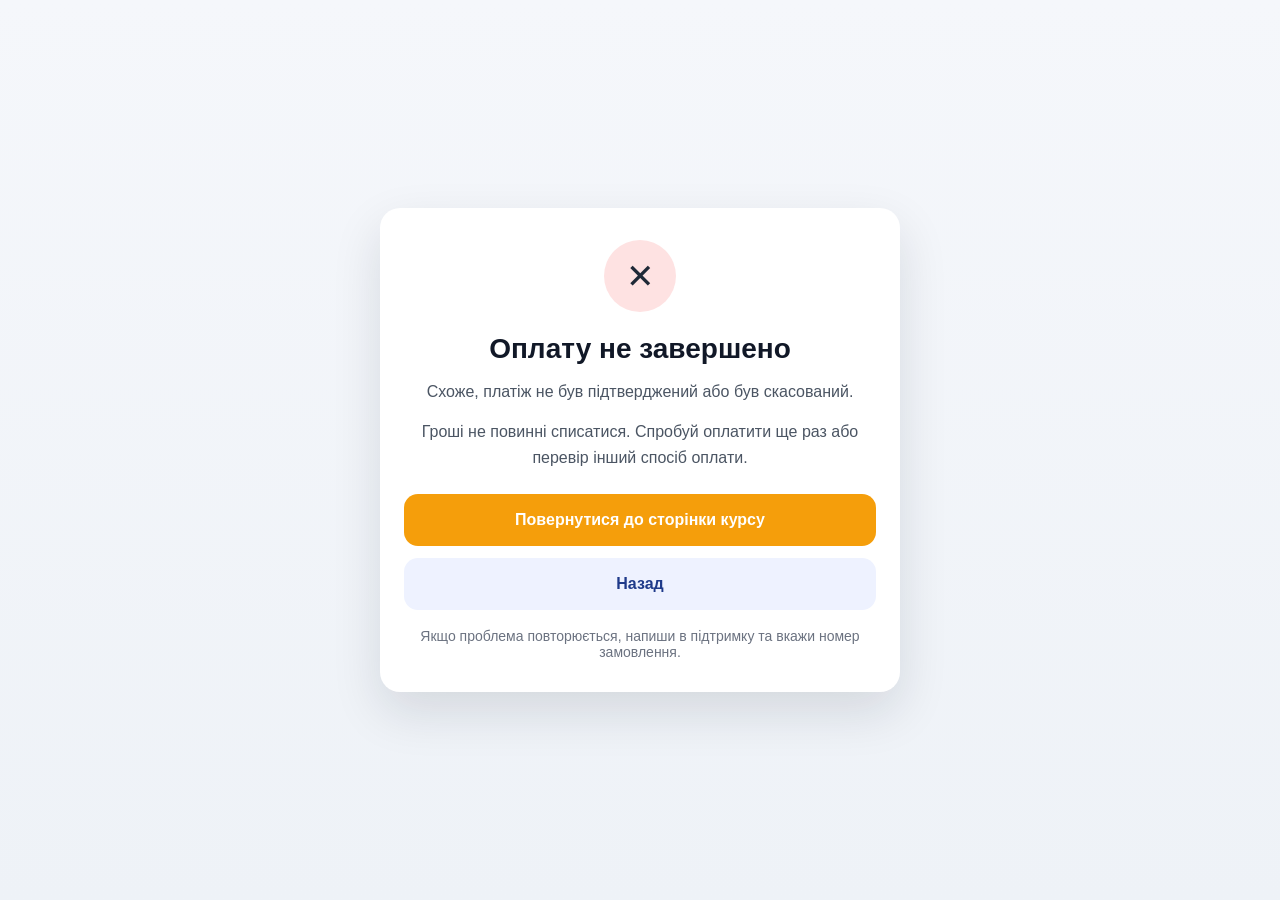
<file: docs/foot/payment-failed/index.html>
<!DOCTYPE html>
<html lang="uk">
<head>
  <meta charset="UTF-8" />
  <meta name="viewport" content="width=device-width, initial-scale=1.0" />
  <title>Оплату не завершено</title>
  <style>
    * {
      box-sizing: border-box;
    }

    body {
      margin: 0;
      font-family: -apple-system, BlinkMacSystemFont, "Segoe UI", Roboto, Arial, sans-serif;
      background: linear-gradient(180deg, #f5f7fb 0%, #eef2f7 100%);
      color: #1f2937;
      min-height: 100vh;
      display: flex;
      align-items: center;
      justify-content: center;
      padding: 24px;
    }

    .card {
      width: 100%;
      max-width: 520px;
      background: #ffffff;
      border-radius: 20px;
      box-shadow: 0 20px 50px rgba(15, 23, 42, 0.12);
      padding: 32px 24px;
      text-align: center;
    }

    .icon {
      width: 72px;
      height: 72px;
      margin: 0 auto 20px;
      border-radius: 50%;
      background: #fee2e2;
      display: flex;
      align-items: center;
      justify-content: center;
      font-size: 34px;
    }

    h1 {
      margin: 0 0 14px;
      font-size: 28px;
      line-height: 1.2;
      color: #111827;
    }

    p {
      margin: 0 0 14px;
      font-size: 16px;
      line-height: 1.6;
      color: #4b5563;
    }

    .order-box {
      margin: 22px 0;
      padding: 14px 16px;
      border-radius: 14px;
      background: #f9fafb;
      border: 1px solid #e5e7eb;
      font-size: 14px;
      color: #374151;
      word-break: break-word;
      display: none;
    }

    .actions {
      margin-top: 24px;
      display: flex;
      flex-direction: column;
      gap: 12px;
    }

    .btn {
      display: inline-flex;
      align-items: center;
      justify-content: center;
      min-height: 52px;
      border-radius: 14px;
      padding: 0 18px;
      text-decoration: none;
      font-weight: 600;
      font-size: 16px;
      transition: 0.2s ease;
      cursor: pointer;
      border: none;
    }

    .btn-primary {
      background: #f59e0b;
      color: #ffffff;
    }

    .btn-primary:hover {
      background: #ea8c00;
    }

    .btn-secondary {
      background: #eef2ff;
      color: #1e3a8a;
    }

    .btn-secondary:hover {
      background: #e0e7ff;
    }

    .note {
      margin-top: 18px;
      font-size: 14px;
      color: #6b7280;
    }

    @media (max-width: 480px) {
      .card {
        padding: 28px 18px;
      }

      h1 {
        font-size: 24px;
      }

      p {
        font-size: 15px;
      }
    }
  </style>
</head>
<body>
  <main class="card">
    <div class="icon">✕</div>

    <h1>Оплату не завершено</h1>

    <p>
      Схоже, платіж не був підтверджений або був скасований.
    </p>

    <p>
      Гроші не повинні списатися. Спробуй оплатити ще раз або перевір інший спосіб оплати.
    </p>

    <div class="order-box" id="orderBox"></div>

    <div class="actions">
      <a class="btn btn-primary" href="/foot/">
        Повернутися до сторінки курсу
      </a>

      <button class="btn btn-secondary" type="button" onclick="window.history.back()">
        Назад
      </button>
    </div>

    <div class="note">
      Якщо проблема повторюється, напиши в підтримку та вкажи номер замовлення.
    </div>
  </main>

  <script>
    (function () {
      const params = new URLSearchParams(window.location.search);
      const orderRef = params.get("order_ref");
      const box = document.getElementById("orderBox");

      if (orderRef) {
        box.style.display = "block";
        box.textContent = "Номер замовлення: " + orderRef;
      }
    })();
  </script>
</body>
</html>
</file>
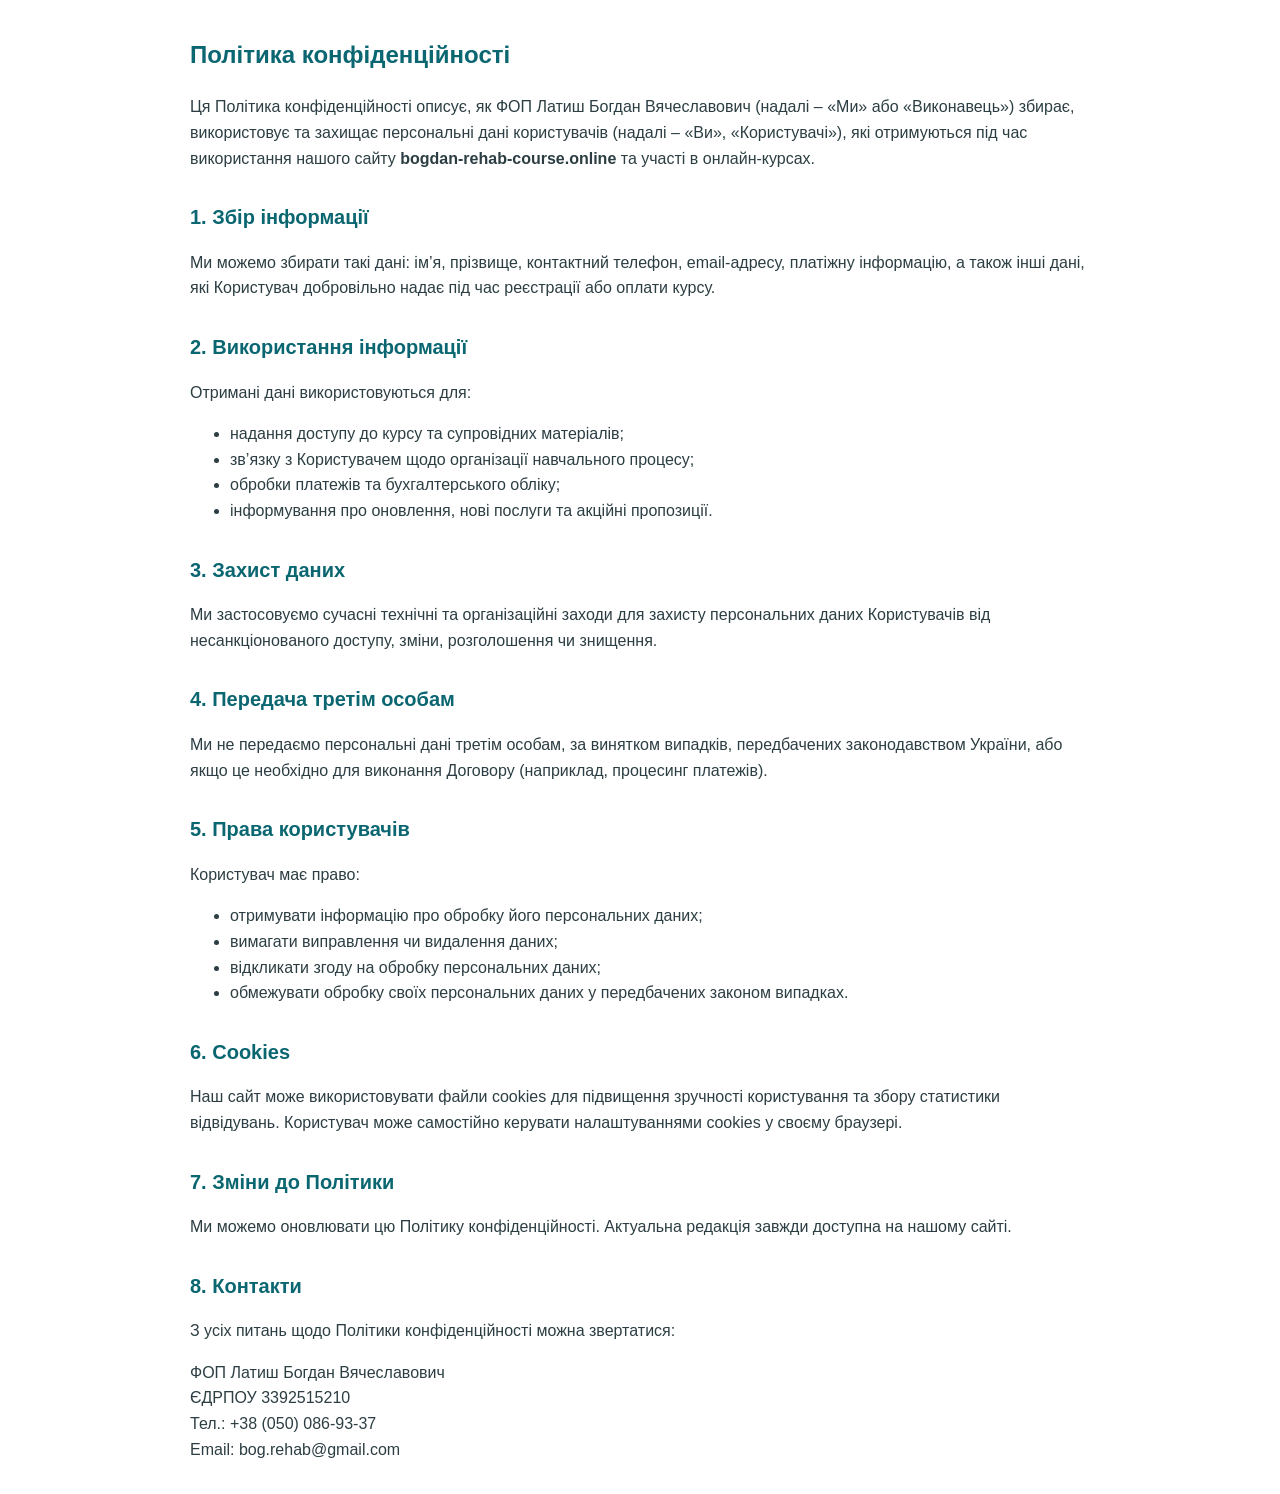
<file: docs/foot/privacy/index.html>
<!DOCTYPE html>
<html lang="uk">
<head>
  <meta charset="UTF-8">
  <meta name="viewport" content="width=device-width, initial-scale=1.0">
  <title>Політика конфіденційності</title>
  <style>
    body {
      font-family: Arial, sans-serif;
      line-height: 1.6;
      padding: 20px;
      max-width: 900px;
      margin: 0 auto;
      background: #fff;
      color: #2c3e43;
    }
    h1, h2 {
      color: #0A6670;
    }
    h1 { font-size: 24px; margin-bottom: 20px; }
    h2 { font-size: 20px; margin-top: 30px; }
    p { margin-bottom: 12px; }
  </style>
</head>
<body>

  <h1>Політика конфіденційності</h1>

  <p>Ця Політика конфіденційності описує, як ФОП Латиш Богдан Вячеславович (надалі – «Ми» або «Виконавець») збирає, використовує та захищає персональні дані користувачів (надалі – «Ви», «Користувачі»), які отримуються під час використання нашого сайту <strong>bogdan-rehab-course.online</strong> та участі в онлайн-курсах.</p>

  <h2>1. Збір інформації</h2>
  <p>Ми можемо збирати такі дані: ім’я, прізвище, контактний телефон, email-адресу, платіжну інформацію, а також інші дані, які Користувач добровільно надає під час реєстрації або оплати курсу.</p>

  <h2>2. Використання інформації</h2>
  <p>Отримані дані використовуються для:</p>
  <ul>
    <li>надання доступу до курсу та супровідних матеріалів;</li>
    <li>зв’язку з Користувачем щодо організації навчального процесу;</li>
    <li>обробки платежів та бухгалтерського обліку;</li>
    <li>інформування про оновлення, нові послуги та акційні пропозиції.</li>
  </ul>

  <h2>3. Захист даних</h2>
  <p>Ми застосовуємо сучасні технічні та організаційні заходи для захисту персональних даних Користувачів від несанкціонованого доступу, зміни, розголошення чи знищення.</p>

  <h2>4. Передача третім особам</h2>
  <p>Ми не передаємо персональні дані третім особам, за винятком випадків, передбачених законодавством України, або якщо це необхідно для виконання Договору (наприклад, процесинг платежів).</p>

  <h2>5. Права користувачів</h2>
  <p>Користувач має право:</p>
  <ul>
    <li>отримувати інформацію про обробку його персональних даних;</li>
    <li>вимагати виправлення чи видалення даних;</li>
    <li>відкликати згоду на обробку персональних даних;</li>
    <li>обмежувати обробку своїх персональних даних у передбачених законом випадках.</li>
  </ul>

  <h2>6. Cookies</h2>
  <p>Наш сайт може використовувати файли cookies для підвищення зручності користування та збору статистики відвідувань. Користувач може самостійно керувати налаштуваннями cookies у своєму браузері.</p>

  <h2>7. Зміни до Політики</h2>
  <p>Ми можемо оновлювати цю Політику конфіденційності. Актуальна редакція завжди доступна на нашому сайті.</p>

  <h2>8. Контакти</h2>
  <p>З усіх питань щодо Політики конфіденційності можна звертатися:</p>
  <p>ФОП Латиш Богдан Вячеславович<br>
  ЄДРПОУ 3392515210<br>
  Тел.: +38 (050) 086-93-37<br>
  Email: bog.rehab@gmail.com</p>

</body>
</html>
</file>
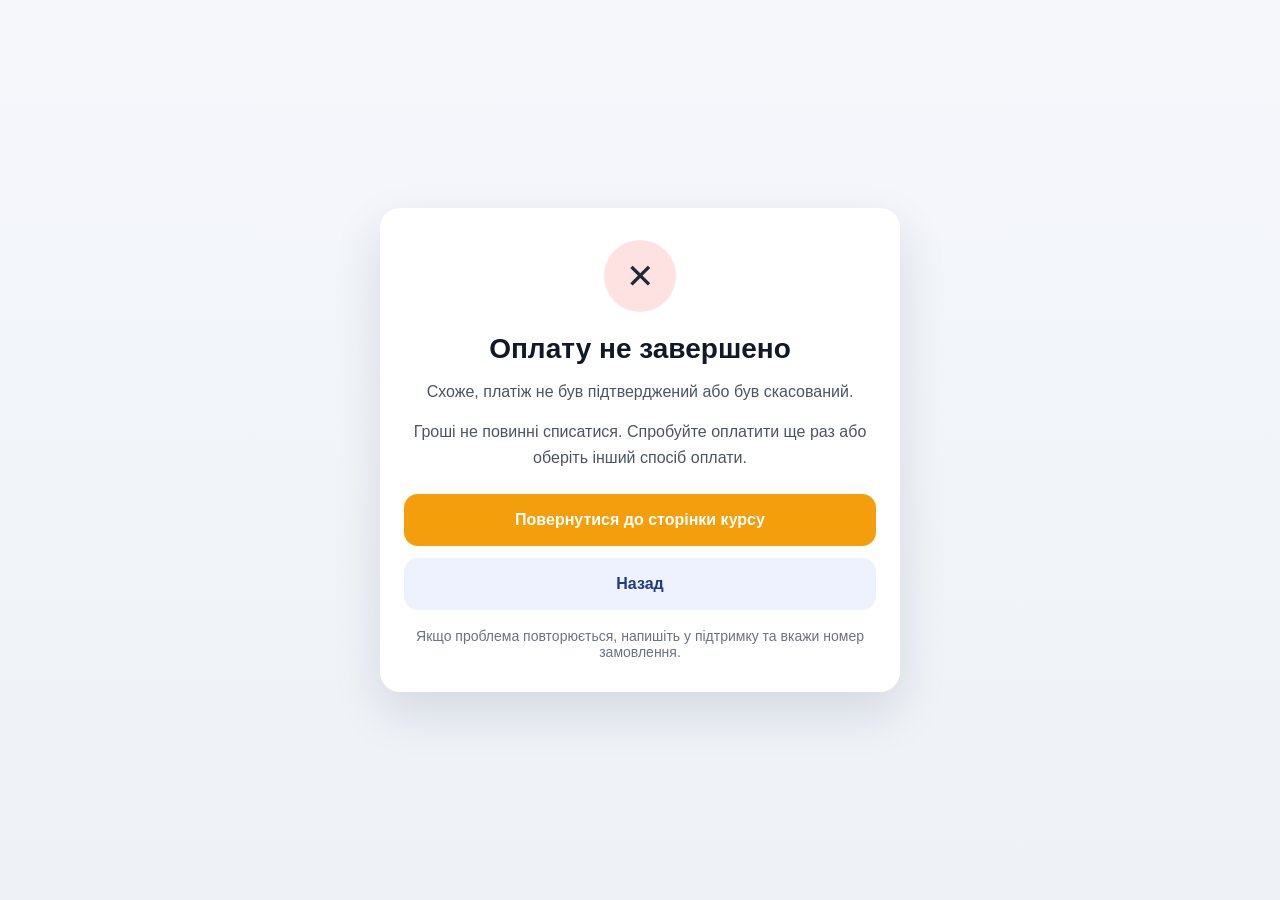
<file: docs/knee/payment-failed/index.html>
<!DOCTYPE html>
<html lang="uk">
<head>
  <meta charset="UTF-8" />
  <meta name="viewport" content="width=device-width, initial-scale=1.0" />
  <title>Оплату не завершено</title>
  <style>
    * {
      box-sizing: border-box;
    }

    body {
      margin: 0;
      font-family: -apple-system, BlinkMacSystemFont, "Segoe UI", Roboto, Arial, sans-serif;
      background: linear-gradient(180deg, #f5f7fb 0%, #eef2f7 100%);
      color: #1f2937;
      min-height: 100vh;
      display: flex;
      align-items: center;
      justify-content: center;
      padding: 24px;
    }

    .card {
      width: 100%;
      max-width: 520px;
      background: #ffffff;
      border-radius: 20px;
      box-shadow: 0 20px 50px rgba(15, 23, 42, 0.12);
      padding: 32px 24px;
      text-align: center;
    }

    .icon {
      width: 72px;
      height: 72px;
      margin: 0 auto 20px;
      border-radius: 50%;
      background: #fee2e2;
      display: flex;
      align-items: center;
      justify-content: center;
      font-size: 34px;
    }

    h1 {
      margin: 0 0 14px;
      font-size: 28px;
      line-height: 1.2;
      color: #111827;
    }

    p {
      margin: 0 0 14px;
      font-size: 16px;
      line-height: 1.6;
      color: #4b5563;
    }

    .order-box {
      margin: 22px 0;
      padding: 14px 16px;
      border-radius: 14px;
      background: #f9fafb;
      border: 1px solid #e5e7eb;
      font-size: 14px;
      color: #374151;
      word-break: break-word;
      display: none;
    }

    .actions {
      margin-top: 24px;
      display: flex;
      flex-direction: column;
      gap: 12px;
    }

    .btn {
      display: inline-flex;
      align-items: center;
      justify-content: center;
      min-height: 52px;
      border-radius: 14px;
      padding: 0 18px;
      text-decoration: none;
      font-weight: 600;
      font-size: 16px;
      transition: 0.2s ease;
      cursor: pointer;
      border: none;
    }

    .btn-primary {
      background: #f59e0b;
      color: #ffffff;
    }

    .btn-primary:hover {
      background: #ea8c00;
    }

    .btn-secondary {
      background: #eef2ff;
      color: #1e3a8a;
    }

    .btn-secondary:hover {
      background: #e0e7ff;
    }

    .note {
      margin-top: 18px;
      font-size: 14px;
      color: #6b7280;
    }

    @media (max-width: 480px) {
      .card {
        padding: 28px 18px;
      }

      h1 {
        font-size: 24px;
      }

      p {
        font-size: 15px;
      }
    }
  </style>
</head>
<body>
  <main class="card">
    <div class="icon">✕</div>

    <h1>Оплату не завершено</h1>

    <p>
      Схоже, платіж не був підтверджений або був скасований.
    </p>

    <p>
      Гроші не повинні списатися. Спробуйте оплатити ще раз або оберіть інший спосіб оплати.
    </p>

    <div class="order-box" id="orderBox"></div>

    <div class="actions">
      <a class="btn btn-primary" href="/">
        Повернутися до сторінки курсу
      </a>

      <button class="btn btn-secondary" type="button" onclick="window.history.back()">
        Назад
      </button>
    </div>

    <div class="note">
      Якщо проблема повторюється, напишіть у підтримку та вкажи номер замовлення.
    </div>
  </main>

  <script>
    (function () {
      const params = new URLSearchParams(window.location.search);
      const orderRef = params.get("order_ref");
      const box = document.getElementById("orderBox");

      if (orderRef) {
        box.style.display = "block";
        box.textContent = "Номер замовлення: " + orderRef;
      }
    })();
  </script>
</body>
</html>
</file>
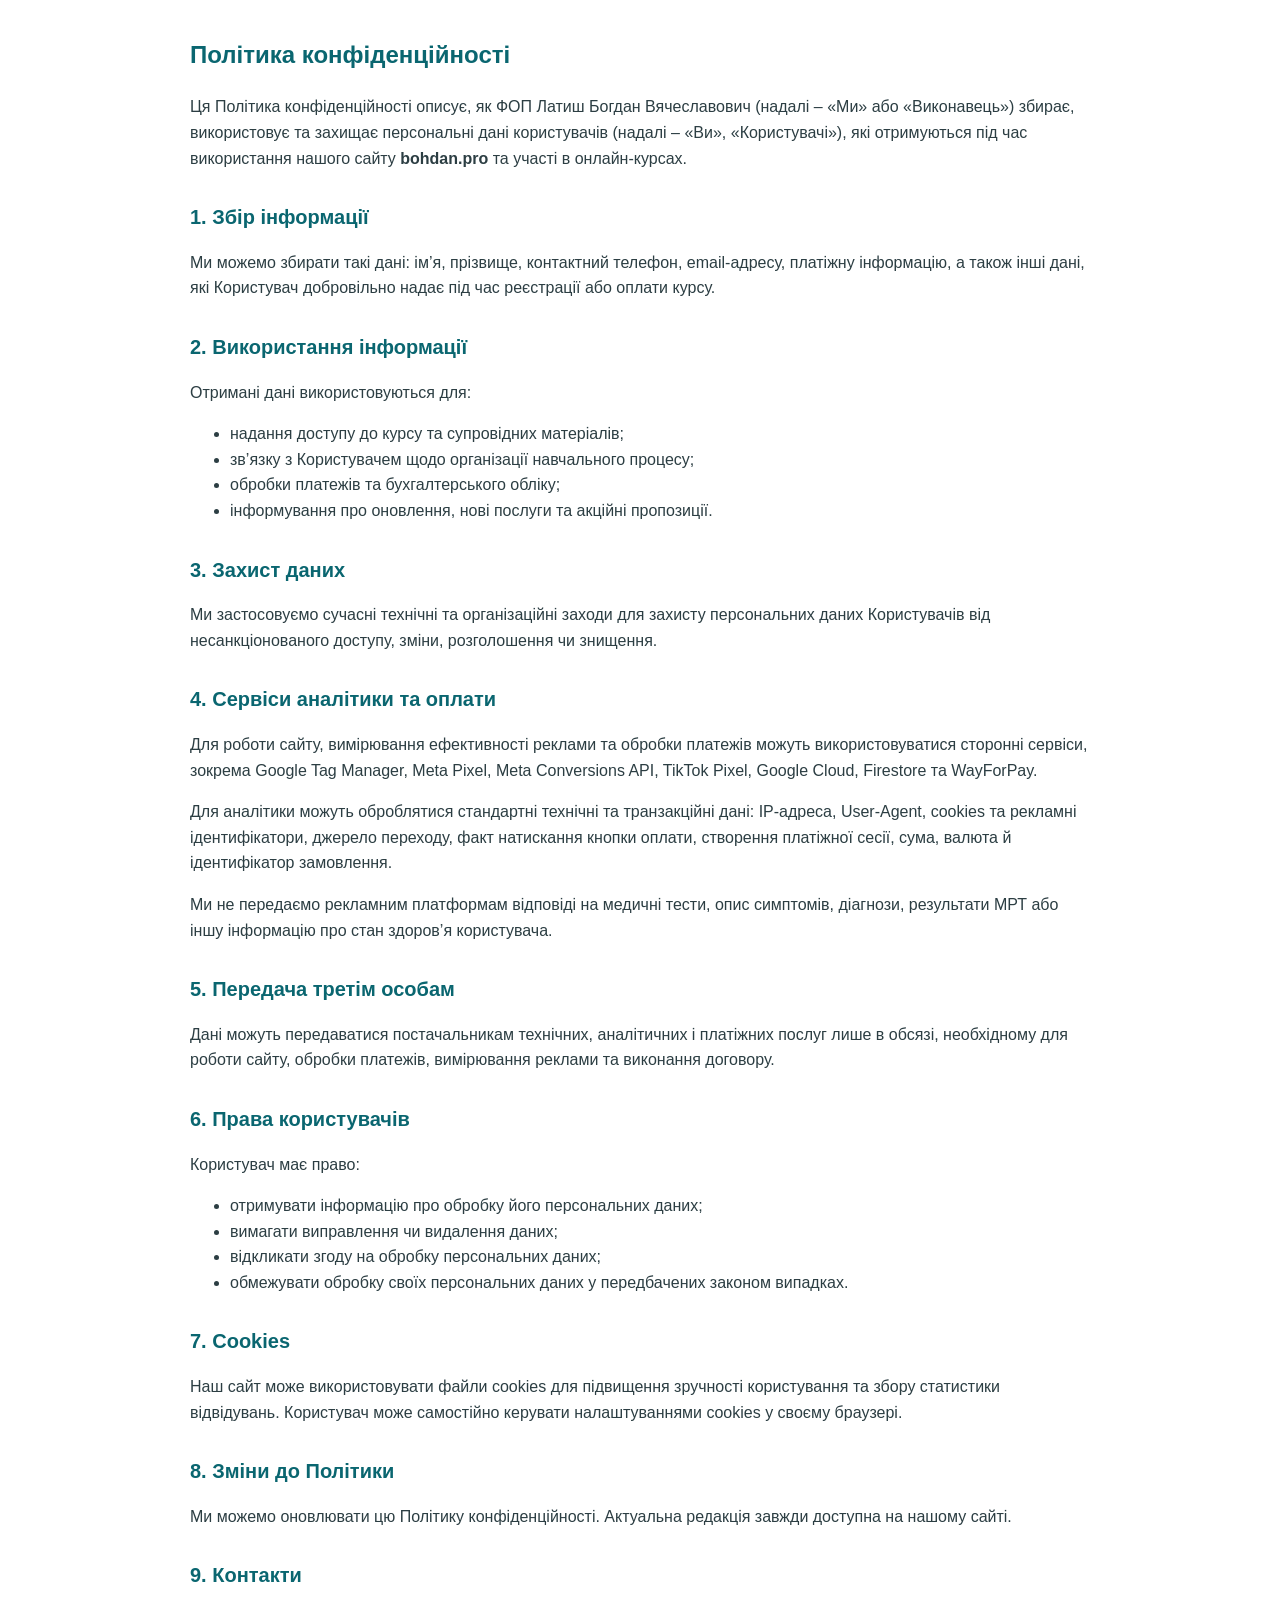
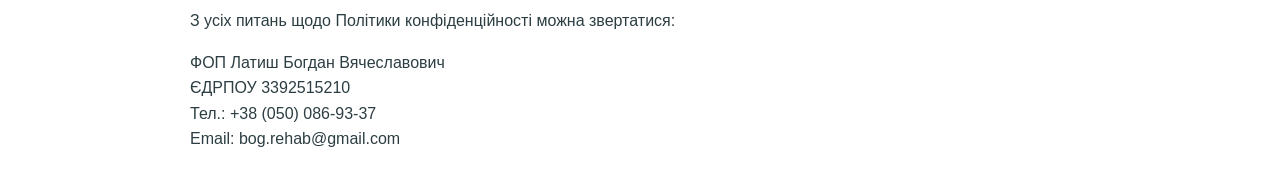
<file: docs/knee/privacy/index.html>
<!DOCTYPE html>
<html lang="uk">
<head>
  <meta charset="UTF-8">
  <meta name="viewport" content="width=device-width, initial-scale=1.0">
  <title>Політика конфіденційності</title>
  <style>
    body {
      font-family: Arial, sans-serif;
      line-height: 1.6;
      padding: 20px;
      max-width: 900px;
      margin: 0 auto;
      background: #fff;
      color: #2c3e43;
    }
    h1, h2 {
      color: #0A6670;
    }
    h1 { font-size: 24px; margin-bottom: 20px; }
    h2 { font-size: 20px; margin-top: 30px; }
    p { margin-bottom: 12px; }
  </style>
</head>
<body>

  <h1>Політика конфіденційності</h1>

  <p>Ця Політика конфіденційності описує, як ФОП Латиш Богдан Вячеславович (надалі – «Ми» або «Виконавець») збирає, використовує та захищає персональні дані користувачів (надалі – «Ви», «Користувачі»), які отримуються під час використання нашого сайту <strong>bohdan.pro</strong> та участі в онлайн-курсах.</p>

  <h2>1. Збір інформації</h2>
  <p>Ми можемо збирати такі дані: ім’я, прізвище, контактний телефон, email-адресу, платіжну інформацію, а також інші дані, які Користувач добровільно надає під час реєстрації або оплати курсу.</p>

  <h2>2. Використання інформації</h2>
  <p>Отримані дані використовуються для:</p>
  <ul>
    <li>надання доступу до курсу та супровідних матеріалів;</li>
    <li>зв’язку з Користувачем щодо організації навчального процесу;</li>
    <li>обробки платежів та бухгалтерського обліку;</li>
    <li>інформування про оновлення, нові послуги та акційні пропозиції.</li>
  </ul>

  <h2>3. Захист даних</h2>
  <p>Ми застосовуємо сучасні технічні та організаційні заходи для захисту персональних даних Користувачів від несанкціонованого доступу, зміни, розголошення чи знищення.</p>

  <h2>4. Сервіси аналітики та оплати</h2>
  <p>Для роботи сайту, вимірювання ефективності реклами та обробки платежів можуть використовуватися сторонні сервіси, зокрема Google Tag Manager, Meta Pixel, Meta Conversions API, TikTok Pixel, Google Cloud, Firestore та WayForPay.</p>
  <p>Для аналітики можуть оброблятися стандартні технічні та транзакційні дані: IP-адреса, User-Agent, cookies та рекламні ідентифікатори, джерело переходу, факт натискання кнопки оплати, створення платіжної сесії, сума, валюта й ідентифікатор замовлення.</p>
  <p>Ми не передаємо рекламним платформам відповіді на медичні тести, опис симптомів, діагнози, результати МРТ або іншу інформацію про стан здоров’я користувача.</p>

  <h2>5. Передача третім особам</h2>
  <p>Дані можуть передаватися постачальникам технічних, аналітичних і платіжних послуг лише в обсязі, необхідному для роботи сайту, обробки платежів, вимірювання реклами та виконання договору.</p>

  <h2>6. Права користувачів</h2>
  <p>Користувач має право:</p>
  <ul>
    <li>отримувати інформацію про обробку його персональних даних;</li>
    <li>вимагати виправлення чи видалення даних;</li>
    <li>відкликати згоду на обробку персональних даних;</li>
    <li>обмежувати обробку своїх персональних даних у передбачених законом випадках.</li>
  </ul>

  <h2>7. Cookies</h2>
  <p>Наш сайт може використовувати файли cookies для підвищення зручності користування та збору статистики відвідувань. Користувач може самостійно керувати налаштуваннями cookies у своєму браузері.</p>

  <h2>8. Зміни до Політики</h2>
  <p>Ми можемо оновлювати цю Політику конфіденційності. Актуальна редакція завжди доступна на нашому сайті.</p>

  <h2>9. Контакти</h2>
  <p>З усіх питань щодо Політики конфіденційності можна звертатися:</p>
  <p>ФОП Латиш Богдан Вячеславович<br>
  ЄДРПОУ 3392515210<br>
  Тел.: +38 (050) 086-93-37<br>
  Email: bog.rehab@gmail.com</p>

</body>
</html>
</file>
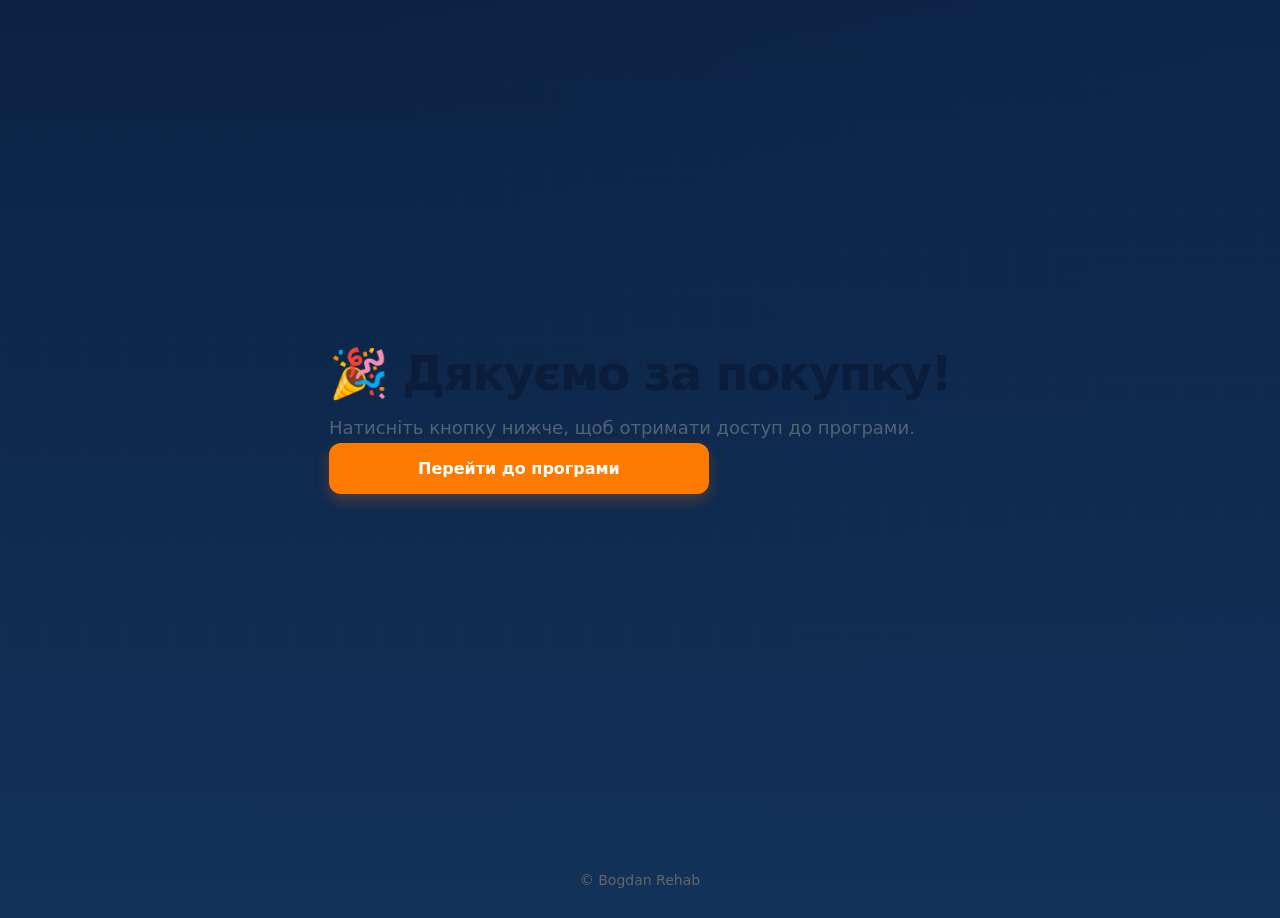
<file: docs/knee/thank-you-390/index.html>
<!doctype html>
<html lang="uk">
<head>
  <meta charset="utf-8" />
  <meta name="viewport" content="width=device-width, initial-scale=1" />
  <title>Дякуємо — доступ до програми</title>
  <link rel="stylesheet" href="../shared/css/base.css">
  <link rel="stylesheet" href="../knee.css">
<script>
  window.APP_CONFIG = {
    landing_id: "knee2-general-thank-you-390",
    pixel_key: "pixel_knee2",
    meta_pixel_id: "1610503490748384"
  };
  window.dataLayer = window.dataLayer || [];
  window.dataLayer.push({
    landing_id: window.APP_CONFIG.landing_id,
    pixel_key: window.APP_CONFIG.pixel_key,
    meta_pixel_id: window.APP_CONFIG.meta_pixel_id
  });
</script>
<!-- Google Tag Manager -->
<script>(function(w,d,s,l,i){w[l]=w[l]||[];w[l].push({'gtm.start':
new Date().getTime(),event:'gtm.js'});var f=d.getElementsByTagName(s)[0],
j=d.createElement(s),dl=l!='dataLayer'?'&l='+l:'';j.async=true;j.src=
'https://www.googletagmanager.com/gtm.js?id='+i+dl;f.parentNode.insertBefore(j,f);
})(window,document,'script','dataLayer','GTM-5SKWHT5D');</script>
<!-- End Google Tag Manager -->
 <!-- TikTok Pixel Code Start -->
<script>
!function (w, d, t) {
  w.TiktokAnalyticsObject=t;var ttq=w[t]=w[t]||[];ttq.methods=["page","track","identify","instances","debug","on","off","once","ready","alias","group","enableCookie","disableCookie","holdConsent","revokeConsent","grantConsent"],ttq.setAndDefer=function(t,e){t[e]=function(){t.push([e].concat(Array.prototype.slice.call(arguments,0)))}};for(var i=0;i<ttq.methods.length;i++)ttq.setAndDefer(ttq,ttq.methods[i]);ttq.instance=function(t){for(
var e=ttq._i[t]||[],n=0;n<ttq.methods.length;n++)ttq.setAndDefer(e,ttq.methods[n]);return e},ttq.load=function(e,n){var r="https://analytics.tiktok.com/i18n/pixel/events.js",o=n&&n.partner;ttq._i=ttq._i||{},ttq._i[e]=[],ttq._i[e]._u=r,ttq._t=ttq._t||{},ttq._t[e]=+new Date,ttq._o=ttq._o||{},ttq._o[e]=n||{};n=document.createElement("script")
;n.type="text/javascript",n.async=!0,n.src=r+"?sdkid="+e+"&lib="+t;e=document.getElementsByTagName("script")[0];e.parentNode.insertBefore(n,e)};


  ttq.load('D3TU13JC77U1STIORTPG');
  ttq.page();
}(window, document, 'ttq');
</script>
<!-- TikTok Pixel Code End -->
</head>
<body>
<!-- Google Tag Manager (noscript) -->
<noscript><iframe src="https://www.googletagmanager.com/ns.html?id=GTM-5SKWHT5D"
height="0" width="0" style="display:none;visibility:hidden"></iframe></noscript>
<!-- End Google Tag Manager (noscript) -->

  <main class="thankyou">
    <div class="thankyou__box container">
      <h1 class="thankyou__title">🎉 Дякуємо за покупку!</h1>
      <p class="thankyou__text">
        Натисніть кнопку нижче, щоб отримати доступ до програми.
      </p>
      <a class="btn btn--primary" href="https://t.me/Knee2Rehab_bot?start=26kneebot">
        Перейти до програми
      </a>
    </div>
  </main>
  <footer class="footer">© Bogdan Rehab</footer>
  <script>
  </script>
  <script>
(function () {
  var params = new URLSearchParams(window.location.search);
  var eventId = params.get("event_id");
  var orderRef = params.get("order_ref");
  var value = parseFloat(params.get("value")) || 0;
  var currency = params.get("currency") || "UAH";

  if (!eventId || !orderRef) return;

  // захист від повторного фаєру при F5
  var dedupKey = "meta_purchase_fired_" + orderRef;
  if (sessionStorage.getItem(dedupKey)) return;
  sessionStorage.setItem(dedupKey, "1");

  // пуш у dataLayer для GTM
  window.dataLayer = window.dataLayer || [];
  window.dataLayer.push({
    event: "meta_purchase",
    landing_id: window.APP_CONFIG?.landing_id || null,
    pixel_key: window.APP_CONFIG?.pixel_key || null,
    meta_pixel_id: window.APP_CONFIG?.meta_pixel_id || null,
    purchase: {
      event_id: eventId,
      order_ref: orderRef,
      value: value,
      currency: currency
    }
  });
})();
</script>
</body>
</html>
</file>
<file: docs/shared/css/base1.css>
:root {
  --bg: #0b1020;
  --bg-soft: #111831;
  --panel: rgba(17, 24, 49, 0.86);
  --panel-2: rgba(255, 255, 255, 0.06);
  --text: #f4f7fb;
  --muted: #b8c2d9;
  --line: rgba(255, 255, 255, 0.1);
  --accent: #ff4747;
  --accent-soft: rgba(255, 71, 71, 0.18);
  --shadow: 0 24px 80px rgba(0, 0, 0, 0.35);
  --radius-xl: 28px;
  --radius-lg: 20px;
  --radius-md: 16px;
  --container: 1180px;
}

* {
  box-sizing: border-box;
}

html {
  scroll-behavior: smooth;
}

body {
  margin: 0;
  font-family: Inter, ui-sans-serif, system-ui, -apple-system, BlinkMacSystemFont, "Segoe UI", sans-serif;
  color: var(--text);
  background:
    radial-gradient(circle at top left, rgba(255, 71, 71, 0.12), transparent 28%),
    radial-gradient(circle at right center, rgba(92, 143, 255, 0.12), transparent 26%),
    linear-gradient(180deg, #09101c 0%, #0d1325 100%);
}

img {
  max-width: 100%;
  display: block;
}

a {
  color: inherit;
  text-decoration: none;
}

.page-shell {
  min-height: 100vh;
}

.container {
  width: min(var(--container), calc(100% - 32px));
  margin: 0 auto;
}

.site-header {
  display: flex;
  justify-content: center;
  padding: 22px 0 0;
}

.logo {
  display: inline-flex;
  align-items: center;
  gap: 14px;
  padding: 12px 16px;
  border: 1px solid var(--line);
  background: rgba(255, 255, 255, 0.04);
  border-radius: 999px;
  backdrop-filter: blur(14px);
}

.logo-mark {
  width: 42px;
  height: 42px;
  border-radius: 50%;
  display: inline-flex;
  align-items: center;
  justify-content: center;
  font-weight: 800;
  letter-spacing: 0.04em;
  background: linear-gradient(135deg, #ff5b5b, #ff7b7b);
  color: white;
  box-shadow: 0 10px 24px rgba(255, 91, 91, 0.35);
}

.logo-text {
  display: grid;
  gap: 2px;
}

.logo-text strong {
  font-size: 0.98rem;
}

.logo-text small {
  color: var(--muted);
  font-size: 0.78rem;
}

.hero {
  display: grid;
  grid-template-columns: 1.12fr 0.88fr;
  gap: 32px;
  align-items: start;
  padding: 34px 0 56px;
}

.hero__content,
.body-map-card,
.info-panel {
  border: 1px solid var(--line);
  background: var(--panel);
  backdrop-filter: blur(18px);
  box-shadow: var(--shadow);
}

.hero__content {
  border-radius: var(--radius-xl);
  padding: 34px;
}

.eyebrow {
  display: inline-flex;
  align-items: center;
  padding: 8px 12px;
  border-radius: 999px;
  background: rgba(255, 255, 255, 0.05);
  border: 1px solid rgba(255, 255, 255, 0.08);
  color: #ffd5d5;
  font-size: 0.86rem;
  margin-bottom: 16px;
}

h1,
h2,
p {
  margin-top: 0;
}

h1 {
  font-size: clamp(2rem, 4.6vw, 4.1rem);
  line-height: 1.04;
  letter-spacing: -0.03em;
  margin-bottom: 16px;
  max-width: 13ch;
}

.hero__lead,
.info-panel p,
.body-map-card__header p {
  color: var(--muted);
  line-height: 1.62;
  font-size: 1rem;
}

.hero__note {
  display: inline-flex;
  align-items: center;
  gap: 10px;
  margin: 10px 0 28px;
  padding: 12px 14px;
  border-radius: 14px;
  background: rgba(255, 255, 255, 0.045);
  border: 1px solid rgba(255, 255, 255, 0.06);
}

.hero__note p {
  margin: 0;
  color: #ffdede;
}

.hero__note-dot {
  width: 12px;
  height: 12px;
  border-radius: 50%;
  background: var(--accent);
  box-shadow: 0 0 0 10px rgba(255, 71, 71, 0.16);
  flex: none;
}

.course-links {
  display: grid;
  grid-template-columns: repeat(2, minmax(0, 1fr));
  gap: 14px;
}

.course-card {
  position: relative;
  overflow: hidden;
  display: grid;
  gap: 8px;
  min-height: 126px;
  padding: 20px;
  border-radius: var(--radius-lg);
  background: linear-gradient(180deg, rgba(255,255,255,0.06), rgba(255,255,255,0.03));
  border: 1px solid rgba(255,255,255,0.08);
  transition: transform 0.25s ease, border-color 0.25s ease, background 0.25s ease;
}

.course-card::after {
  content: "";
  position: absolute;
  inset: auto -30px -30px auto;
  width: 96px;
  height: 96px;
  border-radius: 50%;
  background: rgba(255, 71, 71, 0.1);
  filter: blur(6px);
}

.course-card:hover,
.course-card:focus-visible {
  transform: translateY(-4px);
  border-color: rgba(255, 116, 116, 0.45);
  background: linear-gradient(180deg, rgba(255,255,255,0.09), rgba(255,255,255,0.04));
}

.course-card__title {
  font-size: 1.1rem;
  font-weight: 700;
}

.course-card__desc {
  color: var(--muted);
  line-height: 1.5;
  font-size: 0.95rem;
  max-width: 28ch;
}

.body-map-card {
  border-radius: 36px;
  padding: 22px;
}

.body-map-card__header {
  margin-bottom: 12px;
}

.body-map-card__header h2 {
  margin-bottom: 6px;
  font-size: 1.45rem;
}

.body-map-card__header p {
  margin-bottom: 0;
}

.body-map {
  position: relative;
  min-height: 720px;
  border-radius: 28px;
  background:
    radial-gradient(circle at center, rgba(255,255,255,0.08), transparent 52%),
    linear-gradient(180deg, rgba(255,255,255,0.05), rgba(255,255,255,0.02));
  border: 1px solid rgba(255,255,255,0.08);
  overflow: hidden;
}

.body-map::before {
  content: "";
  position: absolute;
  inset: 18px;
  border-radius: 24px;
  border: 1px dashed rgba(255,255,255,0.08);
  pointer-events: none;
}

.body-map--real {
  background:
    radial-gradient(circle at 50% 26%, rgba(121, 157, 226, 0.18), transparent 28%),
    radial-gradient(circle at 50% 78%, rgba(255, 104, 104, 0.08), transparent 20%),
    linear-gradient(180deg, rgba(255,255,255,0.05), rgba(255,255,255,0.02));
}

.body-map__svg {
  width: 100%;
  height: 100%;
}

.body-shadow {
  fill: rgba(0, 0, 0, 0.28);
  filter: blur(12px);
}

.body-aura {
  fill: rgba(148, 185, 255, 0.12);
  filter: blur(20px);
}

.human-figure {
  filter: drop-shadow(0 26px 44px rgba(0, 0, 0, 0.28));
}

.figure-head,
.figure-neck,
.figure-torso,
.figure-hip,
.figure-arm-left,
.figure-arm-right,
.figure-forearm-left,
.figure-forearm-right,
.figure-thigh-left,
.figure-thigh-right,
.figure-calf-left,
.figure-calf-right {
  fill: url(#skinTone);
  stroke: rgba(255,255,255,0.14);
  stroke-width: 1.2;
}

.figure-neck,
.figure-arm-left,
.figure-arm-right,
.figure-forearm-left,
.figure-forearm-right,
.figure-thigh-left,
.figure-thigh-right,
.figure-calf-left,
.figure-calf-right {
  fill: url(#limbShade);
}

.figure-highlight {
  fill: rgba(255,255,255,0.14);
  filter: blur(10px);
}

.figure-highlight--torso {
  fill: rgba(255,255,255,0.08);
}

.figure-highlight--legs {
  fill: rgba(255,255,255,0.07);
}

.contour {
  fill: none;
  stroke: rgba(114, 136, 170, 0.33);
  stroke-linecap: round;
  stroke-width: 3;
}

.contour--center {
  stroke: rgba(125, 147, 183, 0.42);
  stroke-width: 4;
}

.pain {
  fill: url(#painGlow);
  animation: pulse 2.2s ease-in-out infinite;
  transform-origin: center;
}

.hotspot {
  position: absolute;
  display: inline-flex;
  align-items: center;
  justify-content: center;
  min-width: 112px;
  min-height: 46px;
  padding: 10px 16px;
  border-radius: 999px;
  background: rgba(255, 71, 71, 0.16);
  border: 1px solid rgba(255, 98, 98, 0.4);
  backdrop-filter: blur(10px);
  box-shadow: 0 12px 26px rgba(0,0,0,0.22);
  font-weight: 700;
  transition: transform 0.2s ease, background 0.2s ease, border-color 0.2s ease;
}

.hotspot:hover,
.hotspot:focus-visible {
  transform: scale(1.05);
  background: rgba(255, 71, 71, 0.22);
  border-color: rgba(255, 160, 160, 0.7);
}

.hotspot span::before {
  content: "●";
  margin-right: 8px;
  color: #ff7e7e;
}

.hotspot--neck {
  left: 50%;
  top: 18%;
  transform: translateX(-50%);
}

.hotspot--knee {
  left: 50%;
  top: 66%;
  transform: translateX(-50%);
}

.hotspot--foot {
  left: 50%;
  top: 87%;
  transform: translateX(-50%);
}

.hotspot--neck:hover,
.hotspot--neck:focus-visible,
.hotspot--knee:hover,
.hotspot--knee:focus-visible,
.hotspot--foot:hover,
.hotspot--foot:focus-visible {
  transform: translateX(-50%) scale(1.05);
}

.section {
  padding-bottom: 64px;
}

.info-panel {
  border-radius: var(--radius-xl);
  padding: 28px;
}

.info-panel h2 {
  margin-bottom: 12px;
  font-size: 1.6rem;
}

.footer {
  padding: 0 0 30px;
  color: var(--muted);
  text-align: center;
}

@keyframes pulse {
  0%, 100% {
    transform: scale(0.96);
    opacity: 0.8;
  }
  50% {
    transform: scale(1.06);
    opacity: 1;
  }
}

@media (max-width: 980px) {
  .hero {
    grid-template-columns: 1fr;
  }

  .hero__content {
    order: 1;
  }

  .body-map-card {
    order: 2;
  }
}

@media (max-width: 640px) {
  .container {
    width: min(var(--container), calc(100% - 20px));
  }

  .site-header {
    padding-top: 16px;
  }

  .hero {
    gap: 18px;
    padding: 18px 0 34px;
  }

  .hero__content,
  .body-map-card,
  .info-panel {
    padding-left: 18px;
    padding-right: 18px;
  }

  .hero__content {
    padding-top: 24px;
    padding-bottom: 24px;
  }

  h1 {
    max-width: none;
    font-size: clamp(1.8rem, 9vw, 2.6rem);
  }

  .course-links {
    grid-template-columns: 1fr;
  }

  .body-map-card {
    padding-top: 18px;
    padding-bottom: 18px;
  }

  .body-map {
    min-height: 590px;
  }

  .hotspot {
    min-width: 98px;
    min-height: 42px;
    font-size: 0.94rem;
    padding: 8px 12px;
  }

  .hotspot--neck {
    top: 17.5%;
  }

  .hotspot--knee {
    top: 65.5%;
  }

  .hotspot--foot {
    top: 86%;
  }
}
</file>
<file: docs/hub/styles.css>
:root {
  /* ===== THEME: міняй кольори тільки тут ===== */
  --dark: #102F3A;
  --dark-2: #174655;
  --page: #EEF3F4;
  --card: #FFFFFF;
  --card-alt: #F7F9FA;
  --heading: #15262C;
  --body: #43565D;
  --muted: #73838A;
  --line: #D9E3E6;
  --accent: #D8A746;
  --accent-soft: #FFF5DE;
  --cta: #E96A36;
  --cta-hover: #D25828;
  --primary: #2E7589;
  --primary-dark: #245E6E;
  --success: #23815F;
  --white: #FFFFFF;

  --radius-xl: 28px;
  --radius-lg: 22px;
  --radius-md: 16px;
  --shadow: 0 18px 50px rgba(11, 35, 43, .10);
  --shadow-soft: 0 8px 24px rgba(11, 35, 43, .08);
  --max: 760px;
}

* { box-sizing: border-box; }
html { scroll-behavior: smooth; }
body {
  margin: 0;
  font-family: Inter, ui-sans-serif, -apple-system, BlinkMacSystemFont, "Segoe UI", sans-serif;
  color: var(--body);
  background:
    radial-gradient(circle at top, rgba(46,117,137,.08), transparent 28rem),
    var(--page);
  -webkit-font-smoothing: antialiased;
}
img { display: block; max-width: 100%; }
a { color: inherit; }
button, a { -webkit-tap-highlight-color: transparent; }

.hub-shell {
  width: min(100%, var(--max));
  margin: 0 auto;
  min-height: 100vh;
  background: #fff;
  box-shadow: 0 0 70px rgba(15, 46, 56, .10);
  overflow: hidden;
}

.hero {
  position: relative;
  min-height: 440px;
  overflow: hidden;
  padding: 28px 22px 34px;
  background:
    radial-gradient(circle at 82% 17%, rgba(216,167,70,.15), transparent 30%),
    linear-gradient(145deg, var(--dark) 0%, var(--dark-2) 100%);
  color: var(--white);
}
.hero::after {
  content: "";
  position: absolute;
  inset: auto -10% -90px;
  height: 220px;
  background: radial-gradient(ellipse, rgba(21, 149, 167, .24) 0%, transparent 67%);
  filter: blur(4px);
}
.hero__glow { position:absolute; border-radius:50%; filter:blur(40px); pointer-events:none; }
.hero__glow--one { width:180px; height:180px; right:-90px; top:50px; background:rgba(216,167,70,.12); }
.hero__glow--two { width:180px; height:180px; left:-100px; bottom:-70px; background:rgba(38,137,156,.22); }

.hero__photo-wrap {
  position: absolute;
  top: 15%;
  right: -35px;
  width: 64%;
  z-index: 1;
  pointer-events: none;
}
.hero__photo {
  width: 100%;
  height: auto;
  filter: drop-shadow(0 24px 35px rgba(5,25,32,.32));
}
.hero__content { position: relative; z-index: 2; max-width: 67%; padding-top: 20px; }
.eyebrow, .section-kicker, .card-kicker {
  margin: 0 0 9px;
  font-size: 12px;
  font-weight: 800;
  letter-spacing: .11em;
  text-transform: uppercase;
}
.eyebrow { color: #D9E7EA; }
.hero h1 {
  margin: 0;
  font-size: clamp(35px, 10vw, 54px);
  line-height: .98;
  letter-spacing: -.045em;
  color: #fff;
}
.hero__lead {
  margin: 15px 0 17px;
  max-width: 430px;
  color: #E2ECEE;
  font-size: 16px;
  line-height: 1.52;
}
.hero__trust { display:flex; flex-wrap:wrap; gap:7px; }
.hero__trust span {
  padding: 6px 9px;
  border: 1px solid rgba(255,255,255,.15);
  border-radius: 999px;
  background: rgba(255,255,255,.07);
  backdrop-filter: blur(10px);
  font-size: 11px;
  font-weight: 700;
  color: #EEF5F6;
}

.section { padding: 34px 18px; }
.section--tight { padding-top: 28px; }
.section-heading { margin-bottom: 17px; }
.section-heading h2, .help-card h2 {
  margin: 0;
  color: var(--heading);
  font-size: clamp(25px, 7vw, 34px);
  line-height: 1.08;
  letter-spacing: -.035em;
}
.section-kicker { color: var(--primary); }
.section-kicker--light { color: #BBD4DA; }

.main-card {
  position: relative;
  overflow: hidden;
  margin: 0 0 14px;
  border: 1px solid var(--line);
  border-radius: var(--radius-lg);
  background: var(--card);
  box-shadow: var(--shadow-soft);
}
.main-card--consultation {
  color: #fff;
  border-color: transparent;
  background:
    radial-gradient(circle at 95% 0%, rgba(216,167,70,.20), transparent 30%),
    linear-gradient(145deg, #173A44, #1C5360);
}
.main-card__icon {
  position: absolute;
  right: 18px;
  top: 12px;
  color: rgba(255,255,255,.15);
  font-size: 55px;
  font-weight: 900;
  letter-spacing: -.06em;
}
.main-card__content { position:relative; z-index:1; padding: 21px; }
.card-kicker { color: var(--accent); }
.main-card h3, .program-card h3 {
  margin: 0 0 9px;
  color: var(--heading);
  font-size: 23px;
  line-height: 1.08;
  letter-spacing: -.025em;
}
.main-card--consultation h3 { color:#fff; padding-right:48px; }
.main-card p, .program-card p {
  margin: 0 0 15px;
  font-size: 14.5px;
  line-height: 1.55;
}
.main-card--consultation p { color:#D9E7EA; }
.mini-list {
  list-style: none;
  margin: 0 0 18px;
  padding: 0;
  display: grid;
  gap: 8px;
}
.mini-list li { position:relative; padding-left:23px; font-size:13.5px; color:#EEF5F6; }
.mini-list li::before { content:"✓"; position:absolute; left:0; color:var(--accent); font-weight:900; }

.product-media { height: 205px; overflow:hidden; background:#15252A; }
.product-media img { width:100%; height:100%; object-fit:cover; }
.product-media--knee img { object-position:center; }

.btn {
  display:flex;
  align-items:center;
  justify-content:space-between;
  gap:16px;
  min-height: 54px;
  padding: 14px 17px;
  border-radius: 14px;
  text-decoration:none;
  font-size: 14.5px;
  font-weight: 850;
  transition: transform .18s ease, background .18s ease, box-shadow .18s ease;
}
.btn:active { transform:scale(.985); }
.btn span, .text-link span { font-size:20px; line-height:1; }
.btn--cta { color:#fff; background:var(--cta); box-shadow:0 10px 25px rgba(233,106,54,.25); }
.btn--cta:hover { background:var(--cta-hover); }
.btn--secondary { color:#fff; background:var(--primary); }
.btn--secondary:hover { background:var(--primary-dark); }
.btn--light { color:var(--dark); background:#fff; box-shadow:0 12px 30px rgba(0,0,0,.14); }

.program-grid { display:grid; gap:13px; }
.program-card {
  display:grid;
  grid-template-columns: 112px 1fr;
  overflow:hidden;
  border:1px solid var(--line);
  border-radius:18px;
  background:#fff;
  box-shadow:var(--shadow-soft);
}
.program-card > img { width:100%; height:100%; min-height:170px; object-fit:cover; }
.program-card__body { padding:15px 15px 14px; }
.program-card__tag {
  display:inline-block;
  margin-bottom:8px;
  padding:4px 7px;
  border-radius:999px;
  color:var(--primary-dark);
  background:#E8F2F4;
  font-size:10px;
  font-weight:850;
  text-transform:uppercase;
  letter-spacing:.08em;
}
.program-card h3 { font-size:18px; }
.program-card p { margin-bottom:9px; font-size:13px; line-height:1.45; }
.text-link { display:inline-flex; align-items:center; gap:8px; color:var(--primary-dark); text-decoration:none; font-weight:850; font-size:13px; }

.help-card {
  position: relative;
  margin: 12px 18px 30px;
  padding: 24px 22px;
  overflow:hidden;
  color:#E5EFF1;
  border-radius:var(--radius-xl);
  background:
    radial-gradient(circle at 100% 0%, rgba(216,167,70,.18), transparent 30%),
    linear-gradient(145deg, var(--dark), var(--dark-2));
  box-shadow:var(--shadow);
}
.help-card__icon {
  position:absolute;
  right:15px;
  top:0;
  color:rgba(255,255,255,.07);
  font-size:125px;
  font-weight:900;
  line-height:1;
}
.help-card > div:last-child { position:relative; z-index:1; }
.help-card h2 { color:#fff; padding-right:40px; }
.help-card p { margin:11px 0 18px; font-size:14px; line-height:1.5; }

.footer {
  padding: 0 20px 30px;
  text-align:center;
}
.footer__brand { display:grid; gap:3px; margin-bottom:15px; color:var(--heading); }
.footer__brand strong { font-size:18px; }
.footer__brand span { font-size:12px; color:var(--muted); }
.socials { display:flex; justify-content:center; gap:10px; margin-bottom:14px; }
.socials a {
  display:grid;
  place-items:center;
  width:43px;
  height:43px;
  border:1px solid var(--line);
  border-radius:50%;
  background:#fff;
  box-shadow:var(--shadow-soft);
}
.socials svg { width:20px; height:20px; fill:none; stroke:var(--primary-dark); stroke-width:1.8; }
.socials a:nth-child(2) svg, .socials a:nth-child(3) svg { fill:var(--primary-dark); stroke:none; }
.footer__note { margin:0; font-size:11px; color:var(--muted); }

@media (max-width: 420px) {
  .hero { min-height: 375px; }
  .hero__photo-wrap { width: 66%; right:-38px; top:15%; }
  .hero__content { max-width: 69%; padding-top: 20px; }
  .hero h1 { font-size: 39px; }
  .hero__lead { font-size:14.5px; }
}

@media (min-width: 600px) {
  .hero { min-height:500px; padding:36px 38px; }
  .hero__photo-wrap { width:52%; right:10px; top:15%; }
  .hero__content { max-width:55%; padding-top:20px; }
  .section { padding:42px 34px; }
  .program-grid { grid-template-columns:1fr 1fr; }
  .program-card { display:block; }
  .program-card > img { height:190px; min-height:0; }
  .program-card--wide { grid-column:1 / -1; display:grid; grid-template-columns:46% 1fr; }
  .program-card--wide > img { height:100%; min-height:210px; }
  .help-card { margin: 15px 34px 38px; padding:30px; }
  .footer { padding-bottom:38px; }
}
</file>
<file: docs/knee/knee.css>
/* knee.css */
:root{
  --c-bgk: radial-gradient(120% 140% at 100% 0%, rgba(22, 57, 100, .14) 0%, transparent 60%), linear-gradient(180deg,
 color-mix(in oklab, var(--tone-mid, #0e274d) 92%, black 8%) 0%,
 color-mix(in oklab, var(--tone-soft, #163964) 92%, black 8%) 100%);;
  --c-white: #ffffff;
  --c-text: #D6EEF1;
  --c-accent: #F0B429;
  --c-orange: #FF7A00;
  --c-orange-dark: #E66E00;
  --tone-deep: #0b1d3a;   /* темна база, синьо-індиго */
  --tone-mid:  #0e274d;   /* середній відтінок */
  --tone-soft: #163964;   /* м'якший синій для переходів */
  --tone-blue: #4aa3ff;   /* «світлова смуга» зліва */
  --accent:    #F0B429;   /* акцент для виділень/ціни */
  --radius: 14px;
  --container: 1120px;
  --ff-base: "Montserrat", system-ui, -apple-system, "Segoe UI", Roboto, "Helvetica Neue", Arial, "Noto Sans", "Liberation Sans", sans-serif;
}

html {
  scroll-behavior: smooth;
}

.pay-btn {
  position: relative;
  transition: opacity 0.2s ease, transform 0.2s ease;
}

.pay-btn:disabled,
.pay-btn.is-loading {
  cursor: not-allowed;
  opacity: 0.8;
}

.pay-btn.is-loading::after {
  content: "";
  width: 16px;
  height: 16px;
  margin-left: 10px;
  border: 2px solid currentColor;
  border-right-color: transparent;
  border-radius: 50%;
  display: inline-block;
  vertical-align: middle;
  animation: pay-btn-spin 0.7s linear infinite;
}

@keyframes pay-btn-spin {
  from {
    transform: rotate(0deg);
  }
  to {
    transform: rotate(360deg);
  }
}

body {
  margin: 0;
  padding: 0;
  background: var(--c-bgk);
  color: var(--c-white);
  font-family: var(--ff-base);
}
/* .foot {
  width: 100%;
  max-width: 780px;
  margin: 0 auto;
} */
/* foot.css — mobile-first hero */

.hero-knee {
  position: relative;
  overflow: hidden;
  width: 100%;
  max-width: 514px;
  min-height: 100vh;
  margin: 0 auto;
  padding: 40px 22px 28px;
  color: #fff;
  background:
    radial-gradient(circle at 78% 18%, rgba(28, 94, 160, 0.75), transparent 28%),
    radial-gradient(circle at 55% 55%, rgba(10, 62, 110, 0.45), transparent 45%),
    linear-gradient(180deg, #020d24 0%, #021934 45%, #011123 100%);
}

.hero-knee__photo {
  position: absolute;
  top: 0;
  right: 0;
  z-index: 1;
  width: 100%;
  height: 65%;
  background-image: url("img/hero.webp");
  background-repeat: no-repeat;
  background-size: contain;
  background-position: top right;
}

.hero-knee__shade {
  position: absolute;
  inset: 0;
  z-index: 2;
  pointer-events: none;
  background:
    linear-gradient(90deg, rgba(2, 13, 36, 0.98) 0%, rgba(2, 13, 36, 0.72) 45%, rgba(2, 13, 36, 0.08) 100%),
    linear-gradient(180deg, transparent 28%, rgba(1, 12, 30, 0.98) 54%);
}

.hero-knee__inner {
  position: relative;
  z-index: 3;
  width: 100%;
}

.hero-knee__eyebrow {
  max-width: 58%;
  margin: 0 0 72px;
  font-size: 20px;
  line-height: 1.35;
  font-weight: 400;
}

.hero-knee__title {
  max-width: 74%;
  margin: 0 0 24px;
  font-size: 34px;
  line-height: 1.14;
  font-weight: 900;
  letter-spacing: -0.4px;
}

.hero-knee__title span {
  display: block;
  color: #ffc226;
}

.hero-knee__subtitle {
  max-width: 76%;
  margin: 0 0 20px;
  font-size: 18px;
  line-height: 1.45;
  font-weight: 400;
}

.hero-knee__subtitle strong {
  color: #ffc226;
  font-weight: 800;
}

.hero-knee__bullets {
  display: grid;
  gap: 18px;
  margin: 0 0 15px;
  padding: 0;
  list-style: none;
}

.hero-knee__bullets li {
  position: relative;
  padding-left: 38px;
  font-size: 16px;
  line-height: 1.35;
  font-weight: 500;
}

.hero-knee__bullets li::before {
  content: "✓";
  position: absolute;
  left: 0;
  top: 4px;
  width: 22px;
  height: 22px;
  border-radius: 4px;
  background: linear-gradient(180deg, #7ee64b, #23aa34);
  color: #fff;
  font-size: 18px;
  line-height: 22px;
  text-align: center;
  font-weight: 900;
}

.hero-knee__divider {
  width: 100%;
  height: 1px;
  margin-bottom: 28px;
  background: rgba(255, 255, 255, 0.18);
}

.hero-knee__price {
  margin: 0 0 22px;
  text-align: center;
  font-size: 20px;
  line-height: 1.25;
}

.hero-knee__price strong {
  color: #ffc226;
  font-size: 32px;
  font-weight: 900;
}

.hero-knee__price span {
  color: rgba(255, 255, 255, 0.55);
  text-decoration: line-through;
  text-decoration-thickness: 2px;
}

.bs-countdown-knee {
  display: grid;
  grid-template-columns: repeat(4, 1fr);
  max-width: 400px;
  margin: 0 auto 28px;
}

.bs-countdown-knee div {
  position: relative;
  text-align: center;
}

.bs-countdown-knee div:not(:last-child)::after {
  content: "";
  position: absolute;
  top: 4px;
  right: 0;
  width: 1px;
  height: 48px;
  background: rgba(255, 255, 255, 0.35);
}

.bs-countdown-knee b {
  display: block;
  font-size: 32px;
  line-height: 1;
  font-weight: 900;
}

.bs-countdown-knee span {
  display: block;
  margin-top: 7px;
  color: rgba(255, 255, 255, 0.68);
  font-size: 16px;
}

.hero-knee__cta {
  display: grid;
  gap: 12px;
  justify-items: center;
}

.hero-knee__btn {
  display: flex;
  align-items: center;
  justify-content: center;
  width: 100%;
  max-width: 384px;
  min-height: 56px;
  border-radius: 12px;
  font-size: 20px;
  line-height: 1.15;
  font-weight: 900;
  text-align: center;
  text-decoration: none;
}

.hero-knee__btn--primary {
  background: linear-gradient(180deg, #ff9300 0%, #ff7400 100%);
  color: #fff;
  box-shadow: 0 10px 22px rgba(255, 115, 0, 0.25);
}

.hero-knee__btn--secondary {
  border: 2px solid rgba(255, 255, 255, 0.75);
  color: #fff;
  background: transparent;
}

.hero-knee__proof {
  margin: 24px 0 8px;
  text-align: center;
  font-size: 17px;
  line-height: 1.35;
}

.hero-knee__proof span,
.hero-knee__spots span {
  color: #ffc226;
  font-weight: 900;
}

.hero-knee__spots {
  margin: 0;
  text-align: center;
  font-size: 17px;
  line-height: 1.35;
}
/* ===== WHY (цей курс для тебе) ===== */
.forwho__grid {
  display: grid;
  gap: 20px;
  grid-template-columns: 1fr;
}

.forwho__card {
  background: #fff;
  border-radius: 14px;
  overflow: hidden;
  box-shadow: 0 4px 14px rgba(0,0,0,.08);
  transition: transform .3s;
}
.forwho__card:hover {
  transform: translateY(-4px);
}
.forwho__img {
  width: 100%;
  display: block;
  height: 180px;
  object-fit: cover;
}
.forwho__title {
  font-size: 18px;
  font-weight: 700;
  margin: 12px 16px 6px;
  color: #0A6670;
}
.forwho__text {
  font-size: 15px;
  color: #375559;
  margin: 0 16px 16px;
}

/* на планшеті 2 колонки */
@media (min-width: 768px) {
  .forwho__grid {
    grid-template-columns: 1fr 1fr;
  }
}
.forwho__alert {
  margin:16px 0;
  padding:12px 16px;
  background:#fff3f3;
  border:1px solid #e53935;
  border-radius:8px;
  font-weight:600;
  color:#b73232;
}

/* ===== RESULTS ===== */
.bs-results{ padding:28px 0 }
.bs-result{ box-shadow:0 6px 18px rgba(10,102,112,.06); }
.bs-results__title{
    margin:0 0 16px;
    font-size:clamp(20px, 4.8vw, 28px);
    font-weight:800; color:#0B2E31;
}
.bs-results__grid{
    list-style:none; margin:0; padding:0;
    display:grid; gap:12px;
}
.bs-result{
    background:#F6FAFA; border:1px solid #E0EFEF; border-radius:14px;
    padding:14px; display:grid; grid-template-columns:auto 1fr; column-gap:12px; row-gap:6px;
}
.bs-result__icon{
    grid-row:1 / span 2;
    width:42px; height:42px; border-radius:10px;
    display:flex; align-items:center; justify-content:center;
    color:#ffffff; background:linear-gradient(135deg,#0f8a96,#0A6670);
    box-shadow:0 6px 14px rgba(10,102,112,.25);
}
.bs-result__h{
    margin:0; font-size:16px; font-weight:800; color:#0B2E31; line-height:1.25;
}
.bs-result__p{
    margin:0; font-size:14px; color:#375559;
}

@media (min-width:768px){
    .bs-results{ padding:36px 0 }
    .bs-results__grid{ grid-template-columns:1fr 1fr; gap:14px }
    .bs-result{ padding:16px; }
    .bs-result__h{ font-size:17px }
    .bs-result__p{ font-size:15px }
}

@media (min-width:1024px){
    .bs-results{ padding:44px 0 }
    .bs-results__grid{ grid-template-columns:1fr 1fr 1fr; gap:16px }
    .bs-result{ padding:18px }
    .bs-result__h{ font-size:18px }
}

/* ===== INSIDE (що всередині курсу) ===== */
.bs-inside{
    padding:28px 0;
    background:#fff; }
.bs-inside__title{
    margin:0 0 18px;
    font-size:clamp(20px, 4.8vw, 28px);
    font-weight:800; color:#0B2E31;
}
.bs-inside__list{
    list-style:none; margin:0; padding:0;
    display:grid; gap:14px;
}
.bs-inside__item{
    background:#F6FAFA; border:1px solid #E0EFEF; border-radius:14px;
    padding:16px 14px;
}
/* .bs-inside__item{
    background:#fff;
    border:1px solid #E0EFEF;
    box-shadow:0 8px 20px rgba(11,46,49,.05);
} */
.bs-inside__h{
    margin:0 0 6px;
    font-size:16px; font-weight:800; color:#0B2E31;
}
.bs-inside__p{
    margin:0;
    font-size:14px; color:#375559;
}

@media (min-width:768px){
    .bs-inside{ padding:36px 0; }
    .bs-inside__list{ grid-template-columns:1fr 1fr; gap:16px; }
    .bs-inside__h{ font-size:17px }
    .bs-inside__p{ font-size:15px }
}

@media (min-width:1024px){
    .bs-inside{ padding:44px 0; }
    .bs-inside__list{ gap:18px; }
    .bs-inside__h{ font-size:18px }
}

/* ===== AUTHOR ===== */
.bs-author__grid{
  display:grid; gap:18px; align-items:center;
}
.bs-author__media{ max-width: 100%; margin: 0 0 25px; }
.bs-author__img{
  border-radius:16px;
  box-shadow:0 12px 28px rgba(11,46,49,.15);
  width:100%; height:auto; display:block; object-fit:cover;
}
.bs-author__content{ font-size:15px; color:#375559; }
.bs-author__title{
  margin:0 0 14px; font-size:clamp(20px, 4.8vw, 28px); font-weight:800; color:#0B2E31;
}
.bs-author__intro{ margin:0 0 12px; font-size:15px; line-height:1.5; }
.bs-author__list{
  margin:0 0 14px; padding:0 0 0 20px; font-size:15px;
}
.bs-author__list .accent {color: var(--c-orange);}
.bs-author__list li{ margin-bottom:6px; }
.bs-author__outro{ margin:0; font-size:15px; }
.bs-author__outro .accent{color: var(--c-orange);}

@media (min-width:768px){
  /* .bs-author__grid{ grid-template-columns:1fr 2fr; gap:28px; } */
  .bs-author__content{ font-size:16px; }
  .bs-author__list{ font-size:16px; }
  .bs-author__intro, .bs-author__outro{ font-size:16px; }
  .bs-author__img{width:50%; height:50%; display:block; object-fit:cover;}
}

@media (min-width:1024px){
  /* .bs-author__grid{ grid-template-columns:1fr 1.5fr; gap:40px; } */
  .bs-author__title{ font-size:32px; }
}

/* ===== PRICING ===== */
.bs-pricing{ text-align:center; }
.bs-pricing__grid{ max-width:640px; margin:0 auto; }
.bs-pricing__title{
  margin:0 0 10px;
  font-size:clamp(22px, 5vw, 32px);
  font-weight:800; color:#0B2E31;
}
.bs-pricing__subtitle{
  margin:0 0 14px;
  font-size:16px; color:#375559; font-weight:500;
}
.bs-pricing__prices{
  display:flex; justify-content:center; align-items:baseline;
  gap:12px; margin:0 0 16px;
}
.bs-pricing__now{
  font-size:clamp(26px,6vw,36px);
  font-weight:800; color:#F0B429;
}
.bs-pricing__old{
  font-size:18px; text-decoration:line-through;
  opacity:.7; color:#375559;
}
.bs-pricing__cta{
  display:block; width:100%; max-width:360px;
  margin:20px auto 12px;
  font-size:18px;
}
.bs-pricing__note{
  margin:0; font-size:13px; color:#375559; opacity:.8;
}

/* ===== PRICING: дві картки, білий фон секції ===== */
.pricing{
  background: #ffffff;
  color: #0b1d3a;
  padding: 44px 16px;
  font-family: var(--ff-base, "Montserrat", system-ui, -apple-system, "Segoe UI", Roboto, "Helvetica Neue", Arial, sans-serif);
}
.pricing__inner{ max-width: var(--container, 1120px); margin: 0 auto; }

.pricing__title{
  margin: 0 0 8px;
  font-weight: 800;
  font-size: clamp(22px, 4.6vw, 32px);
}
.pricing__lead{
  margin: 0 0 20px;
  font-size: 16px;
  color: #444;
}

.pricing__grid{
  display: grid;
  gap: 18px;
  grid-template-columns: 1fr;
}
@media (min-width: 820px){
  .pricing__grid{ grid-template-columns: 1fr 1fr; }
}

/* Картка */
.pricing__card{
  background: #ffffff;
  color: #0b1d3a;
  border: 1px solid #DDEBEB;
  border-radius: 18px;
  box-shadow: 0 10px 24px rgba(0,0,0,.08);
  padding: 18px 18px 16px;
  display: flex;
  flex-direction: column;
  transition: transform .18s ease, box-shadow .18s ease;
}
.pricing__card .accent{color: #F0B429;}
.pricing__card:hover{
  transform: translateY(-3px);
  box-shadow: 0 14px 32px rgba(0,0,0,.12);
}

/* PRO варіант */
.pricing__card--pro{
  background: var(--c-bgk);
  color: #fff;
  border-color: var(--c-bgk);
  box-shadow: 0 14px 36px rgba(11,29,58,.28);
  position: relative;
}
.pricing__card--pro .accent{color:#F0B429 ;}
.pricing__currency .accent{color:#F0B429 ;}
.pricing__badge{
  position: absolute;
  top: -12px; left: 16px;
  background: #F0B429;
  color: #0b1d3a;
  font-weight: 800;
  font-size: 12px;
  padding: 6px 10px;
  border-radius: 999px;
  box-shadow: 0 10px 20px rgba(240,180,41,.28);
}

/* Заголовки карток */
.pricing__head{ margin-bottom: 8px; }
.pricing__name{
  margin: 0;
  font-size: 18px;
  font-weight: 800;
  letter-spacing: .2px;
  color: inherit;
}

/* Ціна */
.pricing__price{
  display: flex; align-items: baseline; gap: 8px;
  margin: 4px 0 10px;
}
.pricing__amount{
  font-size: 40px; font-weight: 800; line-height: 1;
}
.pricing__currency{
  font-size: 16px; font-weight: 700; opacity: .9;
}
.pricing__old{
  margin-left: 8%;
  font-size: 22px; color: #9aa9ad;
  text-decoration: line-through; text-decoration-thickness: 2px;
}
.pricing__card--pro .pricing__old{ color: rgba(255,255,255,.7); }

/* Список переваг */
.pricing__list{
  margin: 0 0 14px;
  padding: 0;
  list-style: none;
  display: grid; gap: 8px;
}
.pricing__list li{
  position: relative;
  padding-left: 24px;
  font-size: 15px;
  line-height: 1.45;
  color: #375559;
}
.pricing__card--pro .pricing__list li{ color: #e7f3f5; }
.pricing__list li::before{
  content: "";
  position: absolute; left: 0; top: 0px;
  width: 22px; height: 22px; border-radius: 4px;
  background: url(./img/icons-check.png);
  background-size: cover;

}

/* Дії */
.pricing__actions{ margin-top: auto; display: grid; gap: 8px; }
.pricing__btn{
  width: 100%;
  font-weight: 700;
  font-size: 16px;
}
.pricing__sub{
  display: inline-block;
  text-align: center;
  font-size: 14px;
  color: #0b1d3a;
  text-decoration: underline;
  text-underline-offset: 3px;
}
.pricing__card--pro .pricing__sub{ color: rgba(255,255,255,.9); }
.pricing__note{
  margin: 0;
  font-size: 13px;
  opacity: .85;
}

/* Рядок довіри */
.pricing__trust{
  margin-top: 16px;
  display: flex; flex-wrap: wrap; gap: 12px;
  color: #546b70;
  font-size: 14px;
}
.pricing__trust span{
  padding-left: 20px; position: relative;
}
.pricing__trust span::before{
  content: "";
  position: absolute; left: 0; top: 50%; transform: translateY(-50%);
  width: 10px; height: 10px; border-radius: 3px;
  background: linear-gradient(135deg,#0f8a96,#0A6670);
  box-shadow: 0 4px 10px rgba(10,102,112,.25);
}

/* Узгодження з твоєю primary-кнопкою */
.pricing .btn--primary{
  background: var(--hero-orange, #FF7A00);
  border-color: transparent;
}
.pricing .btn--primary:hover{ filter: brightness(.96); }


/* ===== FAQ (синій фон секції) ===== */
.section.bs-faq{
  background: var(--c-bgk); /* той самий глибокий синій, що й у інших темних блоках */
  padding: 50px 16px;
  color: #fff;
}

.bs-faq__title{
  margin: 0 0 16px;
  font-size: clamp(20px, 4.8vw, 28px);
  font-weight: 800;
  text-align: center;
  color: #fff !important; /* світлий заголовок на темному фоні */
  font-family: var(--ff-base, "Montserrat", sans-serif);
}

.bs-faq__list{ display: grid; gap: 10px; }

/* Картка FAQ */
.bs-faq__item{
  background: #fff;
  border: 1px solid #E0EFEF;
  border-radius: 14px;
  box-shadow: 0 10px 24px rgba(0,0,0,.12);
  overflow: hidden;
}

/* Питання (кнопка) */
.bs-faq__q{
  width: 100%;
  text-align: left;
  padding: 16px 48px 16px 18px;
  font-size: 16px;
  font-weight: 700;
  color: #0B2E31;
  background: #fff;
  border: 0;
  cursor: pointer;
  position: relative;
  font-family: var(--ff-base, "Montserrat", sans-serif);
}

/* «Шеврон» праворуч */
.bs-faq__chev{
  position: absolute;
  right: 12px; top: 50%;
  transform: translateY(-50%) rotate(0deg);
  width: 22px; height: 22px; border-radius: 6px;
  background: linear-gradient(135deg,#0f8a96,#0A6670);
  transition: transform .2s ease;
}
.bs-faq__q[aria-expanded="true"] .bs-faq__chev{
  transform: translateY(-50%) rotate(90deg);
}

/* Відповідь (акордеон) */
.bs-faq__a{
  height: 0; overflow: hidden; transition: height .24s ease;
  background: #fff;
}
.bs-faq__a-inner{
  padding: 0 18px 18px;
  color: #375559;
  font-size: 15px;
  font-family: var(--ff-base, "Montserrat", sans-serif);
}

/* Трохи більші відступи на планшеті+ */
@media (min-width: 768px){
  .bs-faq__title{ margin-bottom: 18px; }
  .bs-faq__q{ font-size: 16px; padding: 18px 54px 18px 20px; }
  .bs-faq__a-inner{ font-size: 15px; }
}

/* ===== TRUST / GUARANTEE ===== */
.bs-trust__card{
  background:#fff;
  border:1px solid #DDEBEB;
  border-radius:16px;
  box-shadow:0 10px 26px rgba(11,46,49,.06);
  padding:16px;
  display:grid; grid-template-columns:auto 1fr; gap:12px;
}
.bs-trust__icon{
  width:48px; height:48px; border-radius:12px;
  display:flex; align-items:center; justify-content:center;
  color:#0A6670; background:linear-gradient(135deg,#e8f6f6,#d6eeee);
  box-shadow:inset 0 0 0 1px #E0EFEF;
}
.bs-trust__title{
  margin:0 0 6px;
  font-size:clamp(20px, 4.8vw, 28px);
  font-weight:800; color:#0B2E31;
}
.bs-trust__lead{
  margin:0 0 10px; color:#375559; font-size:15px;
}
.bs-trust__list{
  margin:0 0 12px; padding:0; list-style:none; display:grid; gap:8px;
}
.bs-trust__list li{
  position:relative; padding-left:26px; color:#375559; font-size:14px;
}
.bs-trust__list li::before{
  content:""; position:absolute; left:0; top:6px;
  width:14px; height:14px; border-radius:50%;
  background:linear-gradient(135deg,#0f8a96,#0A6670);
  box-shadow:0 0 0 3px #EAF5F5 inset;
}
.bs-trust__note{
  margin:0 0 14px; color:#59797d; font-size:13px; opacity:.9;
}
.bs-trust__cta{
  width:100%; max-width:360px; margin-top:4px; font-size:18px;
}

@media (min-width:768px){
  .bs-trust__card{ padding:20px; gap:16px; }
  .bs-trust__lead{ font-size:16px }
  .bs-trust__list li{ font-size:15px }
}
@media (min-width:1024px){
  .bs-trust__card{ padding:24px; gap:18px; }
  .bs-trust__title{ font-size:32px }
}

/* ===== REVIEWS ===== */
/* Блок */
.reviews { padding: 56px 0; background:var(--c-bgk); }
.reviews .section__title { text-align:center; margin-bottom:18px; color: white; }

/* Карусель */
.rv-carousel { position:relative; max-width:920px; margin:0 auto; }
.rv-viewport { overflow:hidden; border-radius:16px;  padding:0;
  border:0;  box-shadow:0 8px 20px rgba(0,0,0,.08); background:#fff; }
/* RESET треку: важливо! */
.rv-track{
  display:flex;
  transition:transform .4s ease;
  /* ось ці три рядки — причина більшості “з’їздів”: */
  list-style:none;
  padding:0;
  margin:0;

  gap:0;            /* без проміжків між слайдами */
}
.rv-slide{
  flex:0 0 100%;    /* рівно ширина в’юпорта */
  max-width:100%;
}
.rv-slide img{
  display:block;
  width:100%;
  height:auto;
}

/* Стрілки */
.rv-nav {
  position:absolute; top:50%; transform:translateY(-50%);
  background:var(--c-bgk); color:#fff; border:none;
  width:40px; height:40px; border-radius:50%; cursor:pointer;
  font-size:22px; line-height:40px;
  display:flex; align-items:center; justify-content:center;
  box-shadow:0 6px 14px rgba(0,0,0,.18);
  opacity:.5; z-index:2;
}
.rv-prev { left:8px; }
.rv-next { right:8px; }
.rv-nav:disabled { opacity:.4; cursor:default; }

@media (min-width:768px){
  .rv-carousel { position:relative; max-width:50%; margin:0 auto; }
}


/* Toast: хто приєднався */
.bs-toast {
  position: fixed; right: 16px; top: 16px;
  background: var(--c-bgk); color: #fff;
  padding: 12px 14px; border-radius: 12px;
  box-shadow: 0 12px 24px rgba(0,0,0,.2);
  display: grid; gap: 4px; z-index: 9999;
  transform: translateY(18px); opacity: 0; transition: .28s ease;
  font-size: 14px; line-height: 1.25;
}
.bs-toast.is-visible { transform: translateY(0); opacity: 1; }
.bs-toast strong { font-weight: 800; }
.bs-toast small { opacity: .9; font-size: 12px; }

.section--dark{background:var(--c-bgk);color:#fff;padding:48px 0}
.section__title--light{color:#fff;margin-bottom:20px}

/* Фон секції + заголовок */
.section--dark{background:#0A6670;color:#fff;padding:48px 0}
.section__title--light{
  color:#fff !important;
  margin-bottom:16px}

/* ===== TIMELINE (grid: rail + card) ===== */
.timeline{
  display:grid;
  gap:16px;
  margin-bottom: 20px;
}
.timeline__row{
  display:grid; grid-template-columns:32px 1fr; align-items:stretch; gap:12px;
}
/* Ліва колонка (рейка) — в ній і лінія, і крапка */
.timeline__rail{position:relative}
.timeline__rail::before{ /* вертикальна лінія в межах РЯДКА */
  content:""; position:absolute; left:50%; transform:translateX(-50%);
  top:0; bottom:-16px; width:2px; background:rgba(255,255,255,.75);
}
.timeline__rail::after{  /* крапка по центру рядка */
  content:""; position:absolute; left:50%; top:50%; transform:translate(-50%,-50%);
  width:16px; height:16px; border-radius:50%;
  background:#0A6670; box-shadow:0 0 0 3px #8CD2CF, 0 0 0 6px rgba(255,255,255,.35);
}
/* у першого рядка лінія тільки вниз */
.timeline__row.is-first .timeline__rail::before{ top:50%; }
/* у останнього — тільки вгору */
.timeline__row.is-last .timeline__rail::before{ bottom:50%; }

/* Права колонка — картка */
.timeline__card{
  background:#fff; color:#2c3e43; border-radius:16px;
  box-shadow:0 8px 20px rgba(0,0,0,.14); overflow:hidden;
}
.timeline__body{padding:16px;}

/* Теги */
.tag{display:inline-block;background:#E8F6F7;color:#0A6670;font-weight:800;
  padding:6px 10px;border-radius:999px;font-size:12px;margin-bottom:8px}
.tag--stage{background:#E8F6F7;color:#0A6670} /* без рамок, щоб текст не ламався */
.test__p{
  margin: 0 !important;
}
/* Акордеон: плюс → мінус */
.is-accordion{overflow:hidden}
.timeline__summary{
  display:flex; align-items:center; gap:10px; padding:14px 16px; cursor:pointer; list-style:none;
}
.timeline__summary::-webkit-details-marker{display:none}
.summary__hint{font-size:13px;color:#376e72;opacity:.9}
.toggler{margin-left:auto; position:relative; width:16px; height:16px; flex:0 0 16px}
.toggler::before,.toggler::after{
  content:""; position:absolute; left:0; right:0; top:50%; transform:translateY(-50%);
  height:2px; background:#0A6670; border-radius:2px;
}
.toggler::after{ transform:translateY(-50%) rotate(90deg); }
.is-accordion[open] .toggler::after{ opacity:0; } /* мінус у відкритому стані */
.timeline__panel{padding:0 16px 16px}
.days{margin:8px 0 0; padding-left:18px}
.days li{margin:8px 0; line-height:1.5}
.days li strong{color:#0A6670}

/* CTA */
.is-cta{margin-top:20px; text-align:center; position: relative;}
.btn.btn--primary{font-weight:800; border-radius:12px; padding:14px 22px}


/* Адаптив: трохи ширші відступи на tablet/desktop */
@media (min-width:480px){
  .timeline__row{grid-template-columns:36px 1fr}
}
@media (min-width:768px){
  .timeline__row{grid-template-columns:42px 1fr}
  .timeline__summary{padding:16px 20px}
  .timeline__body{padding:18px 20px}
}


.bs-countdown{background-color: var(--c-bgk) !important;}
.bs-countdown-color{
  display:inline-flex; align-items:stretch; gap:8px;
  background:var(--c-bgk); color:#fff; padding:10px 12px; border-radius:12px;
  font-feature-settings:"tnum" 1; /* моноцифри */
}

/* ---------- 2) Кнопки: до 480 — повна ширина, далі — по центру, авто ---------- */
.btn{
  min-height:48px;
}
@media (max-width:480px){
  .btn{
    width:100%;
    display:block;
  }
}
/* від 481px: центруємо і не розтягуємо */
@media (min-width:481px){
  .btn{
    width:380px;
    /* display:inline-flex; */
  }}


/* ---------- 4) FAQ: плюс/мінус замість «квадратиків» ---------- */
/* Ховаємо попередню «квадратну» іконку */
.bs-faq__chev{ display:none !important; }

/* Малюємо плюсик псевдоелементами на самому тригері */
.bs-faq__q{
  position:relative;
  padding-right:48px; /* місце під плюс/мінус */
}
.bs-faq__q::before,
.bs-faq__q::after{
  content:"";
  position:absolute;
  right:16px;
  top:50%;
  transform:translateY(-50%);
  width:18px; height:2px;
  background:#655e5e;
  border-radius:2px;
}
/* вертикальна риска — утворює «+» */
.bs-faq__q::after{
  transform:translateY(-50%) rotate(90deg);
}

/* коли відкрито (твій JS ставить aria-expanded="true") — залишається «мінус» */
.bs-faq__q[aria-expanded="true"]::after{ opacity:0; }

/* трохи більше читабельності відповіді */
.bs-faq__a-inner{
  line-height:1.55;
  font-size:15px;
}
@media (min-width:768px){
  .bs-faq__a-inner{ font-size:16px; }
}

/* ---------- 5) Дрібні корекції сумісності ---------- */
/* Щоб картинки ніколи не вилазили */
img{ max-width:100%; height:auto; }
/* На дуже вузьких екранах у Hero не даємо тексту злипатися з фото */
@media (max-width:360px){
  .hero__grid{ gap:12px; }
}

/* ===== THANK YOU PAGE ===== */
.thankyou-page {
  min-height: 100vh;
  display: flex;
  flex-direction: column;
  background:
    radial-gradient(circle at 8% 8%, rgba(74, 163, 255, .20), transparent 28%),
    radial-gradient(circle at 92% 88%, rgba(240, 180, 41, .14), transparent 26%),
    linear-gradient(145deg, #07172f 0%, #0b1d3a 45%, #12335e 100%);
  color: #ffffff;
}

.thankyou {
  position: relative;
  isolation: isolate;
  flex: 1;
  display: grid;
  place-items: center;
  width: 100%;
  min-height: calc(100vh - 58px);
  padding: clamp(28px, 5vw, 72px) 16px;
  overflow: hidden;
}

.thankyou::before {
  content: "";
  position: absolute;
  inset: 0;
  z-index: -2;
  opacity: .18;
  background-image:
    linear-gradient(rgba(255, 255, 255, .06) 1px, transparent 1px),
    linear-gradient(90deg, rgba(255, 255, 255, .06) 1px, transparent 1px);
  background-size: 42px 42px;
  mask-image: linear-gradient(to bottom, transparent, #000 20%, #000 80%, transparent);
}

.thankyou__glow {
  position: absolute;
  z-index: -1;
  width: 360px;
  height: 360px;
  border-radius: 50%;
  filter: blur(70px);
  pointer-events: none;
}

.thankyou__glow--one {
  top: -190px;
  left: -130px;
  background: rgba(74, 163, 255, .34);
}

.thankyou__glow--two {
  right: -150px;
  bottom: -210px;
  background: rgba(240, 180, 41, .23);
}

.thankyou__card {
  position: relative;
  width: min(100%, 780px);
  padding: clamp(24px, 4.5vw, 48px);
  overflow: hidden;
  border: 1px solid rgba(255, 255, 255, .78);
  border-radius: 28px;
  background: rgba(255, 255, 255, .98);
  color: #0b1d3a;
  box-shadow:
    0 30px 80px rgba(0, 8, 25, .34),
    0 2px 0 rgba(255, 255, 255, .75) inset;
}

.thankyou__card::before {
  content: "";
  position: absolute;
  inset: 0 0 auto;
  height: 6px;
  background: linear-gradient(90deg, #f0b429 0%, #ff7a00 52%, #4aa3ff 100%);
}

.thankyou__status {
  display: inline-flex;
  align-items: center;
  gap: 10px;
  margin-bottom: 24px;
  padding: 8px 12px 8px 8px;
  border: 1px solid #cfe8da;
  border-radius: 999px;
  background: #eefaf3;
  color: #17663c;
  font-size: 13px;
  line-height: 1.2;
  font-weight: 800;
}

.thankyou__status-icon {
  display: grid;
  place-items: center;
  width: 28px;
  height: 28px;
  border-radius: 50%;
  background: #24a461;
  color: #ffffff;
  box-shadow: 0 6px 14px rgba(36, 164, 97, .24);
}

.thankyou__status-icon svg {
  width: 17px;
  height: 17px;
}

.thankyou__intro {
  max-width: 650px;
}

.thankyou__eyebrow {
  margin: 0 0 8px;
  color: #d46a00;
  font-size: 13px;
  line-height: 1.35;
  font-weight: 800;
  letter-spacing: .08em;
  text-transform: uppercase;
}

.thankyou__title {
  margin: 0 0 14px;
  color: #0b1d3a;
  font-size: clamp(30px, 5vw, 48px);
  line-height: 1.08;
  letter-spacing: -.035em;
  font-weight: 900;
}

.thankyou__text {
  max-width: 640px;
  margin: 0;
  color: #526474;
  font-size: clamp(16px, 2.2vw, 18px);
  line-height: 1.65;
}

.thankyou__steps {
  display: grid;
  grid-template-columns: repeat(3, minmax(0, 1fr));
  gap: 12px;
  margin: 30px 0;
}

.thankyou-step {
  position: relative;
  display: flex;
  align-items: flex-start;
  gap: 11px;
  min-width: 0;
  padding: 16px;
  border: 1px solid #dfe9ef;
  border-radius: 16px;
  background: #f7fafc;
}

.thankyou-step--active {
  border-color: #f5cf7a;
  background: #fff9eb;
  box-shadow: 0 10px 24px rgba(240, 180, 41, .10);
}

.thankyou-step__number {
  flex: 0 0 auto;
  display: grid;
  place-items: center;
  width: 30px;
  height: 30px;
  border-radius: 9px;
  background: #e8eef4;
  color: #38526a;
  font-size: 14px;
  font-weight: 900;
}

.thankyou-step--active .thankyou-step__number {
  background: linear-gradient(180deg, #ffc64a 0%, #f0b429 100%);
  color: #0b1d3a;
}

.thankyou-step__title {
  margin: 1px 0 5px;
  color: #142c44;
  font-size: 14px;
  line-height: 1.3;
  font-weight: 800;
}

.thankyou-step__text {
  margin: 0;
  color: #667887;
  font-size: 12.5px;
  line-height: 1.5;
}

.thankyou__actions {
  display: flex;
  flex-direction: column;
  align-items: flex-start;
  gap: 10px;
}

.thankyou .thankyou__button {
  display: inline-flex;
  align-items: center;
  justify-content: center;
  gap: 12px;
  width: auto;
  min-width: min(100%, 310px);
  min-height: 58px;
  margin: 0;
  padding: 15px 24px;
  border: 0;
  border-radius: 14px;
  background: linear-gradient(180deg, #ff9300 0%, #ff7300 100%);
  color: #ffffff;
  font-size: 17px;
  line-height: 1.2;
  font-weight: 900;
  text-decoration: none;
  box-shadow: 0 14px 28px rgba(255, 115, 0, .28);
  transition: transform .18s ease, box-shadow .18s ease, filter .18s ease;
}

.thankyou .thankyou__button:hover {
  transform: translateY(-2px);
  filter: brightness(1.03);
  box-shadow: 0 18px 34px rgba(255, 115, 0, .34);
}

.thankyou .thankyou__button:focus-visible {
  outline: 3px solid rgba(74, 163, 255, .45);
  outline-offset: 4px;
}

.thankyou .thankyou__button svg {
  width: 21px;
  height: 21px;
  transition: transform .18s ease;
}

.thankyou .thankyou__button:hover svg {
  transform: translateX(3px);
}

.thankyou__note {
  margin: 0;
  color: #748694;
  font-size: 13px;
  line-height: 1.45;
}

.thankyou__support {
  display: flex;
  flex-wrap: wrap;
  gap: 6px;
  margin-top: 25px;
  padding-top: 20px;
  border-top: 1px solid #e4ebf0;
  color: #6a7c8a;
  font-size: 14px;
}

.thankyou__support a {
  color: #0e5c99;
  font-weight: 800;
  text-underline-offset: 3px;
}

.thankyou-footer {
  flex: 0 0 auto;
  padding: 18px 16px 24px;
  background: transparent;
  color: rgba(214, 238, 241, .68);
  text-align: center;
  font-size: 13px;
}

@media (max-width: 760px) {
  .thankyou {
    place-items: start center;
    min-height: auto;
    padding-top: 24px;
  }

  .thankyou__card {
    border-radius: 22px;
  }

  .thankyou__steps {
    grid-template-columns: 1fr;
    margin: 24px 0;
  }

  .thankyou-step {
    padding: 14px;
  }

  .thankyou-step__title {
    font-size: 15px;
  }

  .thankyou-step__text {
    font-size: 13px;
  }
}

@media (max-width: 480px) {
  .thankyou {
    padding-inline: 12px;
  }

  .thankyou__card {
    padding: 23px 18px;
    border-radius: 20px;
  }

  .thankyou__status {
    margin-bottom: 20px;
    font-size: 12px;
  }

  .thankyou__eyebrow {
    font-size: 11px;
  }

  .thankyou__text {
    line-height: 1.55;
  }

  .thankyou .thankyou__button {
    width: 100%;
    min-width: 0;
  }
}

@media (prefers-reduced-motion: reduce) {
  .thankyou .thankyou__button,
  .thankyou .thankyou__button svg {
    transition: none;
  }
}

/* ==== ASSESS (KOOS-light, синій фон) ==== */
.section.bs-assess{
  background: var(--c-bgk); /* глибокий синій фон */
  padding: 50px 16px;
  color: #fff;
}

.bs-assess .section__title--light{
  color: #fff;
  font-weight: 800;
  font-size: clamp(22px, 4.6vw, 32px);
  margin-bottom: 12px;
  font-family: var(--ff-base, "Montserrat", sans-serif);
}
.bs-assess .assess__lead{
  color: #D6EEF1;
  opacity: .9;
  margin: 0 0 20px;
  font-size: 16px;
}

/* Прогрес */
.assess__progress{margin:14px 0 20px}
.assess__bar{
  height:6px;
  background:rgba(255,255,255,.25);
  border-radius:999px;
  overflow:hidden;
}
.assess__bar-fill{
  display:block;
  height:100%;
  background: var(--c-accent, #19c2d8);
  border-radius:999px;
  transition:width .25s;
}
.assess__steps{
  font-size:13px;
  color:#cde5ff;
  margin-top:6px;
}

/* Форма тесту */
.assess{
  background:#fff;
  border-radius:16px;
  box-shadow:0 10px 26px rgba(0,0,0,.25);
  padding:20px;
  color:#0b1d3a;
  font-family: var(--ff-base, "Montserrat", sans-serif);
}
.assess__step{display:none}
.assess__step.is-active{display:block}

.assess__h{
  margin:0 0 14px;
  font-weight:800;
  font-size:18px;
  color:#0B2E31;
}

/* Питання */
.assess__q{
  background:#F6FAFA;
  border:1px solid #E0EFEF;
  border-radius:12px;
  padding:14px;
  margin:0 0 14px;
}
.assess__label{
  display:block;
  font-weight:700;
  color:#0B2E31;
  margin:0 0 8px;
}
.assess__radios label{
  margin-right:14px;
  color:#375559;
  font-size:15px;
}
.assess [data-range]{width:100%}
.assess__range-val{
  font-size:13px;
  color:#375559;
  margin-top:4px;
}

/* Навігація кнопок */
.assess__nav{
  display:flex;
  gap:10px;
  justify-content:flex-end;
  margin-top:10px;
}
.assess__nav .btn{
  min-width: 120px;
  font-weight: 600;
  border: white;
}

/* Результат */
.assess__result{
  margin-top:20px;
  background:#fff;
  border:1px solid #DDEBEB;
  border-radius:16px;
  box-shadow:0 10px 26px rgba(11,46,49,.08);
  padding:20px;
  color:#2b3d43;
}
.assess__badge{
  display:inline-block;
  background:#E8F6F7;
  color:#0A6670;
  border-radius:999px;
  font-weight:800;
  padding:6px 10px;
  margin-bottom:8px;
  font-size:12px;
}
.assess__title{
  margin:0 0 8px;
  font-size:20px;
  font-weight:800;
  color:#0B2E31;
}
.assess__p{margin:0 0 10px; color:#375559}
.assess__list{margin:0 0 12px; padding-left:18px; color:#375559}
.assess__actions{display:flex; gap:10px; flex-wrap:wrap}

/* Попередження */
.assess__warning{
  background:#fff3f3;
  border:1px solid #e53935;
  color:#b73232;
  padding:12px;
  border-radius:12px;
  margin:10px 0 14px;
  font-weight:600;
}

/* мобільна кнопка — лишається твоїм стилем .btn (вже є у файлі) */
.hero--knee {
  position: relative;
  padding: 40px 16px;
  color: #fff;
  text-align: left;
  overflow: hidden;
}

/* Фото на фоні */
.hero-knee__bg {
  position: absolute;
  inset: 0;
  background: url("./img/hero-knee.webp") center/cover no-repeat;
  z-index: 0;
}
.hero-knee__overlay {
  position: absolute;
  inset: 0;
  background: linear-gradient(90deg, rgba(15, 22, 40, 0.9) 0%, rgba(15, 22, 40, 0.7) 50%, rgba(15, 22, 40, 0.5) 100%);
  z-index: 1;
}

/* Контент */
.hero-knee__inner {
  position: relative;
  z-index: 2;
  max-width: 720px;
}
.hero-knee__eyebrow {
  font-size: 14px;
  margin-bottom: 40px;
  opacity: 0.9;
}
.hero-knee__title {
  font-size: clamp(26px, 5vw, 44px);
  font-weight: 800;
  margin: 0 0 40px;
  line-height: 1.4;
}
.hero-knee__title .accent {
  color: #F0B429;
}
.hero-knee__subtitle .accent {
  color: #F0B429;
}
.hero-knee__bullets {
  list-style: none;
  margin: 0 0 40px;
  padding: 0;
}
.hero-knee__bullets li {
  margin-bottom: 6px;
  position: relative;
  padding-left: 24px;
}
.hero-knee__bullets li::before {
  content: "✔";
  position: absolute;
  left: 0;
  color: #F0B429;
}

/* Ціна */
.hero-knee__price {
  font-size: 18px;
  margin-bottom: 12px;
}
.hero-knee__price .price-now {
  font-weight: 700;
  color: #F0B429;
}
.hero-knee__price .price-old {
  text-decoration: line-through;
  opacity: 0.7;
}

/* CTA */
.hero-knee__cta {
  display: flex;
  flex-wrap: wrap;
  gap: 12px;
  margin-bottom: 12px;
}
.hero-knee__cta .btn {
  min-width: 180px;
}
.hero-knee__proof {
  font-size: 14px;
  margin: 0 0 12px;
}

/* Таймер */
.hero-knee__meta {
  font-size: 14px;
  display: flex;
  flex-direction: column;
  gap: 8px;
}
.hero-knee__spots {
  font-size: 14px;
}
.hero-knee__spots .accent {
  color: #F0B429;
}
/* ===== HERO: підгонка кольорів під фото ===== */
.hero--knee{
  --hero-img: url("./img/hero-knee.jpg");     /* шлях до твоєї фотки */
  /* Палiтра під твоє фото (темні штори + синє світло) */
  --tone-deep: #0b1d3a;   /* темна база, синьо-індиго */
  --tone-mid:  #0e274d;   /* середній відтінок */
  --tone-soft: #163964;   /* м'якший синій для переходів */
  --tone-blue: #4aa3ff;   /* «світлова смуга» зліва */
  --accent:    #F0B429;   /* акцент для виділень/ціни */

  position: relative;
  padding: 40px 16px;
  color: #fff;
  overflow: hidden;
}

/* Фото позаду тексту */
.hero-knee__bg{
  position: absolute; inset: 0;
  background: var(--tone-deep) var(--hero-img) center/cover no-repeat;
  filter: saturate(.95) contrast(1.05) brightness(.9);
  z-index: 0;
}

/* Багатошаровий оверлей, щоб текст завжди читався */
.hero-knee__overlay{
  position: absolute; inset: 0; z-index: 1;
  pointer-events: none;
  background:
    /* 1) основний лівий градієнт для тексту */
    linear-gradient(90deg,
      color-mix(in oklab, var(--tone-deep) 92%, black 8%) 0%,
      color-mix(in oklab, var(--tone-mid) 86%, black 14%) 42%,
      color-mix(in oklab, var(--tone-soft) 70%, transparent 30%) 62%,
      transparent 100%),
    /* 2) м'яка віньєтка знизу-праворуч */
    radial-gradient(120% 120% at 85% 85%,
      transparent 0%,
      color-mix(in oklab, var(--tone-soft) 30%, transparent 70%) 55%,
      color-mix(in oklab, var(--tone-deep) 75%, black 25%) 100%),
    /* 3) «світлова смуга» зліва (імітація панелі) */
    linear-gradient(90deg,
      color-mix(in oklab, var(--tone-blue) 40%, white 60%) 0%,
      transparent 22%);
  opacity: .70;
}

/* Контент зверху */
.hero-knee__inner{
  position: relative; z-index: 2;
  max-width: 720px; margin: 0 auto;
}

.hero-knee__eyebrow{ font-size:14px; margin:0 0 40px; opacity:.92; }

.hero-knee__title{
  margin: 0 0 20px;
  font-size: clamp(26px, 5vw, 44px);
  line-height: 1.40; font-weight: 800;
}
.hero-knee__title .accent{ color: var(--accent); }

.bs-countdown-knee {background-color: transparent !important;} 

.hero-knee__subtitle {
  list-style:none; margin:0 0 30px; padding:0; display:grid; gap:8px;
  font-size:16px;
}

.hero-knee__bullets{
  list-style:none; margin:0px 0 20px; padding:0; display:grid; gap:8px;
  font-size:16px;
}
.hero-knee__bullets li{ position:relative; padding-left:26px; }
.hero-knee__bullets li::before{
  content:""; position:absolute; left:0; top:1px;
  width:22px; height:22px; border-radius:4px;
  background-image: url(./img/icons-check.png);
  background-size: cover;
  box-shadow: 0 6px 14px rgba(10,102,112,.25);
}

.hero-knee__price{ margin:0 0 10px; font-size:18px; }
.hero-knee__price .price-now{ color: var(--accent); font-weight:800; }
.hero-knee__price .price-old{ opacity:.75; text-decoration:line-through; text-decoration-thickness:2px; }

.hero-knee__proof{ margin: 20px 0 10px; font-size:20px; opacity:.92; }
.hero-knee__proof .accent {color: var(--accent); }

.hero-knee__cta{ display:flex; flex-wrap:wrap; gap:12px; margin:12px 0 6px; }
.hero-knee__cta .btn{ min-width:190px; }
.hero-knee__cta-test{
  background: transparent; color:#fff; border:2px solid rgba(255,255,255,.6);
  border-radius: 14px; padding:10px 16px; transition: .2s ease;
}
.hero-knee__cta-test:hover{ border-color:#fff; transform: translateY(-1px); }

.hero-knee__meta{ display:grid; gap:10px; font-size:14px; }
.hero-knee__spots{ margin:0; opacity:.92; }

/* Трохи інший кадр на десктопі — зміщуємо фокус, збільшуємо «світло» */
@media (min-width: 900px){
  .hero--knee{ padding: 56px 48px; }
  .hero-knee__bg{ background-position: 62% center; }
  .hero-knee__overlay{
    background:
      linear-gradient(90deg,
        color-mix(in oklab, var(--tone-deep) 94%, black 6%) 0%,
        color-mix(in oklab, var(--tone-mid) 88%, black 12%) 40%,
        color-mix(in oklab, var(--tone-soft) 65%, transparent 35%) 64%,
        transparent 100%),
      radial-gradient(120% 120% at 85% 85%, transparent 0%,
        color-mix(in oklab, var(--tone-soft) 28%, transparent 72%) 56%,
        color-mix(in oklab, var(--tone-deep) 78%, black 22%) 100%),
      linear-gradient(90deg,
        color-mix(in oklab, var(--tone-blue) 46%, white 54%) 0%,
        transparent 26%);
  }
}

/* Опційно: контур для максимально темних фонів (підвищує читабельність) */
.hero--knee .hero-knee__title,
.hero--knee .hero-knee__bullets,
.hero--knee .hero-knee__price,
.hero--knee .hero-knee__proof{
  text-shadow: 0 1px 0 rgba(0,0,0,.15);
}

/* ===== WHO: Для кого курс (білий фон, сині картки) ===== */
.who--alt{
  background: #ffffff;
  color: #0b1d3a;
  padding: 40px 16px;
}
.who__inner{ max-width: var(--container, 1120px); margin: 0 auto; }

.who__title{
  margin: 0 0 8px;
  font-weight: 800;
  font-size: clamp(22px, 4.6vw, 32px);
  font-family: var(--ff-base, "Montserrat", sans-serif);
}
.who__lead{
  margin: 0 0 20px;
  font-size: 16px;
  color: #444;
  max-width: 860px;
}

/* Сітка */
.who__grid{
  display: grid;
  gap: 18px;
  grid-template-columns: 1fr;
}
@media (min-width: 768px){
  .who__grid{ grid-template-columns: 1fr 1fr; }
}
@media (min-width: 1024px){
  .who__grid{ grid-template-columns: 1fr 1fr 1fr 1fr; }
}

/* Картка */
.who__card{
  background: var(--tone-deep);
  color: #fff;
  border-radius: 18px;
  overflow: hidden;
  display: flex;
  flex-direction: column;
  text-align: left;
  transition: transform .18s ease, box-shadow .18s ease;
  box-shadow: 0 10px 24px rgba(0,0,0,.12);
}
.who__card:hover{
  transform: translateY(-3px);
  box-shadow: 0 14px 32px rgba(0,0,0,.18);
}

/* Фото */
.who__media{
  aspect-ratio: 4/3;
  background: #eee;
}
.who__media img{
  width: 100%; height: 100%; object-fit: cover; display: block;
}

/* Текст */
.who__body{ padding: 14px 16px 18px; }
.who__h{
  margin: 0 0 6px;
  font-size: 17px;
  font-weight: 800;
  font-family: var(--ff-base, "Montserrat", sans-serif);
}
.who__p{
  margin: 0;
  font-size: 15px;
  line-height: 1.45;
  font-family: var(--ff-base, "Montserrat", sans-serif);
}


/* ===== WHY: Чому традиційне лікування не працює ===== */
.why{
  /* гармонія з hero: темно-синя гама, легка текстура */
  background:var(--c-bgk);
  color:#fff;
  padding: 40px 16px;
}
.why__inner{ max-width: var(--container, 1120px); margin: 0 auto; }

.why__title{
  margin: 0 0 8px;
  font-weight: 800;
  font-size: clamp(22px, 4.6vw, 32px);
}
.why__lead{
  margin: 0 0 18px;
  font-size: 16px;
  color: color-mix(in oklab, #ffffff 86%, #cfe5ff 14%);
  max-width: 860px;
}

/* Сітка причин */
.why__grid{
  display: grid;
  gap: 14px;
  grid-template-columns: 1fr;
  margin-bottom: 18px;
}
@media (min-width: 768px){
  .why__grid{ grid-template-columns: 1fr 1fr; gap: 16px; }
}
@media (min-width: 1024px){
  .why__grid{ grid-template-columns: 1fr 1fr 1fr; gap: 18px; }
}

/* Картка причини */
.why__card{
  background:#fff;
  color:#2b3d43;
  border:1px solid #E0EFEF;
  border-radius:16px;
  padding:16px;
  box-shadow:0 8px 22px rgba(11,46,49,.08);
  transition: transform .18s ease, box-shadow .18s ease;
  min-height: 152px;
}
.why__card:hover{
  transform: translateY(-3px);
  box-shadow:0 12px 28px rgba(11,46,49,.12);
}
.why__h{
  margin:0 0 6px;
  font-size:17px; font-weight:800; color:#0B2E31;
}
.why__p{
  margin:0; font-size:15px; color:#375559; line-height:1.45;
}

/* Блок «Що працює» */
.why__works{
  background:#ffffff;
  color:#2b3d43;
  border:1px solid #DDEBEB;
  border-radius:16px;
  padding:16px;
  box-shadow:0 10px 26px rgba(11,46,49,.06);
}
.why__subtitle{
  margin:0 0 10px;
  font-size: clamp(18px, 4.2vw, 22px);
  font-weight:800; color:#0B2E31;
}
.why__list{
  margin:0 0 12px; padding:0; list-style:none; display:grid; gap:8px;
}
.why__list li{
  position:relative; padding-left:26px; color:#375559; font-size:15px;
}
.why__list li::before{
  content:""; position:absolute; left:0; top:0px;
  width:22px; height:22px; border-radius:4px;
  background: url(./img/icons-check.png);
  background-size: contain;
}

.why__cta{ margin-top: 6px; }
.why__cta .btn{ min-width: 220px; }

/* ===== PROGRAM: Структура курсу ===== */
.program{
  background:var(--c-bgk);
  color:#fff;
  padding: 40px 16px;
}
.program__inner{ max-width: var(--container, 1120px); margin: 0 auto; }

.program__title{
  margin: 0 0 8px;
  font-weight: 800;
  font-size: clamp(22px, 4.6vw, 32px);
}
.program__lead{
  margin: 0 0 18px;
  font-size: 16px;
  color: color-mix(in oklab, #ffffff 86%, #cfe5ff 14%);
  max-width: 860px;
}

/* Лінійка (таймлайн) */
.program__timeline{
  list-style: none; margin: 0 0 18px; padding: 0;
  display: grid; gap: 16px;
}
.program__step{ display: grid; grid-template-columns: 32px 1fr; gap: 12px; align-items: stretch; }
.program__rail{ position: relative; }
.program__rail::before{
  content:""; position:absolute; left:50%; transform:translateX(-50%);
  top:0; bottom:0; width:2px; background: rgba(255,255,255,.7);
}
.program__card{
  background:#fff; color:#2b3d43;
  border:1px solid #E0EFEF; border-radius:16px; overflow:hidden;
  box-shadow:0 10px 26px rgba(11,46,49,.08);
  padding: 16px;
}
.program__badge{
  display:inline-block; font-size:12px; font-weight:800; letter-spacing:.02em;
  background:#E8F6F7; color:#0A6670; border-radius:999px; padding:6px 10px; margin-bottom:8px;
}
.program__badge--gate{ background:#FFF7E6; color:#8a5a00; }
.program__h{ margin:0 0 8px; font-size:18px; font-weight:800; color:#0B2E31; }
.program__list{ margin:0; padding:0 0 0 18px; color:#375559; font-size:15px; }
.program__actions{ margin-top: 12px; }

.program__card--gate{
  border-color:#F6E8C8;
  box-shadow:0 12px 28px rgba(240,180,41,.12);
}

/* Бонуси */
.program__bonuses{ margin-top: 10px; }
.program__subtitle{
  margin: 0 0 12px; font-size: clamp(18px, 4.2vw, 22px); font-weight: 800; color: #fff;
}
.program__bonus-grid{
  display:grid; gap: 12px; grid-template-columns:1fr;
}
@media (min-width: 768px){
  .program__bonus-grid{ grid-template-columns: 1fr 1fr 1fr; gap: 14px; }
}
.program__bonus{
  background:#F6FAFA; color:#2b3d43; border:1px solid #DDEBEB;
  border-radius:14px; padding:14px;
}
.program__bh{ margin:0 0 6px; font-size:16px; font-weight:800; color:#0B2E31; }
.program__bp{ margin:0; font-size:15px; color:#375559; }

/* Нагадування */
.program__remind{ margin-top: 16px; }
.program__remind-card{
  background:#ffffff; color:#2b3d43; border:1px solid #DDEBEB;
  border-radius:16px; padding:14px; display:grid; gap:12px; align-items:center;
  grid-template-columns: auto 1fr auto;
  box-shadow:0 10px 26px rgba(11,46,49,.06);
}
.program__remind-icon{
  width:48px; height:48px; border-radius:12px;
  display:flex; align-items:center; justify-content:center;
  background: linear-gradient(135deg,#0f8a96,#0A6670); color:#fff; font-size:22px;
  box-shadow:0 6px 14px rgba(10,102,112,.25);
}
.program__rh{ margin:0 0 6px; font-size:17px; font-weight:800; color:#0B2E31; }
.program__rp{ margin:0; font-size:15px; color:#375559; }
.program__remind-actions .btn{ min-width: 220px; }

/* Адаптація */
@media (max-width: 640px){
  .program__step{ grid-template-columns: 24px 1fr; }
  .program__remind-card{ grid-template-columns: 1fr; text-align: left; }
}
/* ===== INCLUDED (білий фон, сині картки, фото) ===== */
.included--alt{
  background: #ffffff;
  color: var(--c-bgk);
  padding: 40px 16px;
}
.included__inner{ max-width: var(--container, 1120px); margin: 0 auto; }

.included__title{
  color:#2b3d43;
  margin: 0 0 8px;
  font-weight: 800;
  font-size: clamp(22px, 4.6vw, 32px);
  font-family: var(--ff-base, "Montserrat", sans-serif);
}
.included__lead{
  margin: 0 0 20px;
  font-size: 16px;
  color: #444;
  max-width: 860px;
}

/* Сітка */
.included__grid{
  display: grid;
  gap: 18px;
  grid-template-columns: 1fr;
}
@media (min-width: 768px){
  .included__grid{ grid-template-columns: 1fr 1fr; }
}
@media (min-width: 1024px){
  .included__grid{ grid-template-columns: 1fr 1fr 1fr; }
}

/* Картка */
.included__card{
  background: var(--tone-deep);
  color: #fff;
  border-radius: 18px;
  overflow: hidden;
  display: flex;
  flex-direction: column;
  text-align: left;
  transition: transform .18s ease, box-shadow .18s ease;
  box-shadow: 0 10px 24px rgba(0,0,0,.12);
}
.included__card:hover{
  transform: translateY(-3px);
  box-shadow: 0 14px 32px rgba(0,0,0,.18);
}

/* Фото */
.included__media{
  aspect-ratio: 4/3;
  background: #eee;
}
.included__media img{
  width: 100%; height: 100%; object-fit: cover; display: block;
}

/* Текст */
.included__body{ padding: 14px 16px 18px; }
.included__h{
  margin: 0 0 6px;
  font-size: 17px;
  font-weight: 800;
  font-family: var(--ff-base, "Montserrat", sans-serif);
}
.included__p{
  margin: 0;
  font-size: 15px;
  line-height: 1.45;
  font-family: var(--ff-base, "Montserrat", sans-serif);
}


.site-footer-knee {
    background: var(--c-bgk);
    color: #D6EEF1;
    padding: 22px 0 26px;
    margin-top: 16px;
}

/* ===== GUARANTEE ===== */
.guarantee{
  background: #f8fbfc; /* світлий спокійний фон */
  padding: 50px 16px;
}
.guarantee__inner{
  max-width: 720px;
  margin: 0 auto;
}
.guarantee__card{
  background: #ffffff;
  border: 1px solid #ddebea;
  border-radius: 18px;
  box-shadow: 0 10px 24px rgba(0,0,0,.08);
  padding: 28px 22px;
  text-align: center;
}
.guarantee__icon{
  font-size: 42px;
  margin-bottom: 12px;
}
.guarantee__title{
  margin: 0 0 12px;
  font-size: clamp(20px, 4.8vw, 28px);
  font-weight: 800;
  color: #0b1d3a;
  font-family: var(--ff-base, "Montserrat", sans-serif);
}
.guarantee__text{
  margin: 0 0 10px;
  font-size: 16px;
  color: #375559;
  line-height: 1.5;
}
.guarantee__note{
  margin: 0;
  font-size: 14px;
  color: #607d82;
  line-height: 1.4;
}


.assess__expert-cta{
  margin-top:14px;
  padding:14px;
  border:1px solid #E0EFEF;
  border-radius:14px;
  background:#F6FAFA;
}
.assess__expert-text{
  margin:0 0 10px;
  color:#375559;
}

.pricing__card--pulse{
  animation: pricingPulse 1.6s ease;
}

@keyframes pricingPulse {
  0% { transform: translateY(0); box-shadow: 0 12px 28px rgba(11,46,49,.10); }
  35% { transform: translateY(-4px); box-shadow: 0 20px 36px rgba(11,46,49,.18); }
  100% { transform: translateY(0); box-shadow: inherit; }
}

/* ========================================================================== */
/* Landing v4 — symptom-led, trust-first redesign                            */
/* ========================================================================== */

body.landing-v4 {
  --lp-navy: #06172f;
  --lp-blue: #0e2c55;
  --lp-blue-soft: #173f70;
  --lp-yellow: #f3b82e;
  --lp-yellow-deep: #dc9700;
  --lp-cream: #f5f0e7;
  --lp-paper: #fffdf9;
  --lp-text: #10223b;
  --lp-muted: #5f6d7e;
  --lp-line: rgba(16, 34, 59, .12);
  --lp-radius: 22px;
  --lp-shadow: 0 22px 60px rgba(6, 23, 47, .12);
  margin: 0;
  min-width: 320px;
  background: var(--lp-paper);
  color: var(--lp-text);
  font-family: var(--ff-base);
  font-size: 16px;
  line-height: 1.65;
  -webkit-font-smoothing: antialiased;
  text-rendering: optimizeLegibility;
}

body.landing-v4 *,
body.landing-v4 *::before,
body.landing-v4 *::after {
  box-sizing: border-box;
}

body.landing-v4 img {
  display: block;
  max-width: 100%;
}

body.landing-v4 a {
  color: inherit;
  text-decoration: none;
}

body.landing-v4 button,
body.landing-v4 a {
  -webkit-tap-highlight-color: transparent;
}

.lp-shell {
  width: min(1180px, calc(100% - 40px));
  margin-inline: auto;
}

.lp-header {
  position: sticky;
  top: 0;
  z-index: 50;
  display: flex;
  align-items: center;
  justify-content: space-between;
  min-height: 70px;
  padding: 10px max(20px, calc((100vw - 1180px) / 2));
  border-bottom: 1px solid rgba(255, 255, 255, .1);
  background: rgba(6, 23, 47, .93);
  color: #fff;
  backdrop-filter: blur(16px);
}

.lp-brand {
  display: inline-flex;
  align-items: center;
  gap: 10px;
  font-size: 17px;
  font-weight: 800;
  letter-spacing: -.02em;
}

.lp-brand__mark {
  display: grid;
  width: 38px;
  height: 38px;
  place-items: center;
  border-radius: 12px;
  background: var(--lp-yellow);
  color: var(--lp-navy);
  font-size: 14px;
  line-height: 1;
}

.lp-header__cta {
  display: inline-flex;
  align-items: center;
  min-height: 42px;
  padding: 8px 18px;
  border-radius: 999px;
  background: var(--lp-yellow);
  color: var(--lp-navy);
  font-size: 14px;
  font-weight: 800;
  transition: transform .2s ease, background-color .2s ease;
}

.lp-header__cta:hover {
  transform: translateY(-1px);
  background: #ffc743;
}

.lp-hero {
  position: relative;
  isolation: isolate;
  min-height: 740px;
  overflow: hidden;
  background:
    radial-gradient(circle at 73% 22%, rgba(55, 121, 195, .34), transparent 29%),
    linear-gradient(120deg, #04132b 0%, #082348 58%, #0f3562 100%);
  color: #fff;
}

.lp-hero::after {
  position: absolute;
  inset: auto 0 0;
  z-index: -1;
  height: 220px;
  background: linear-gradient(180deg, transparent, rgba(4, 19, 43, .76));
  content: "";
}

.lp-hero__visual {
  position: absolute;
  inset: 0 0 0 48%;
  z-index: -2;
  background-image:
    linear-gradient(90deg, rgba(4, 19, 43, 1) 0%, rgba(4, 19, 43, .62) 28%, rgba(4, 19, 43, .08) 70%),
    linear-gradient(0deg, rgba(4, 19, 43, .65) 0%, transparent 42%),
    url("img/hero-knee.webp");
  background-position: left center, center, center;
  background-repeat: no-repeat;
  background-size: cover;
  opacity: .96;
}

.lp-hero__inner {
  display: flex;
  min-height: 740px;
  align-items: center;
  padding-block: 80px 96px;
}

.lp-hero__content {
  width: min(660px, 62%);
}

.lp-eyebrow,
.lp-kicker {
  margin: 0 0 14px;
  color: var(--lp-yellow);
  font-size: 13px;
  font-weight: 800;
  letter-spacing: .12em;
  line-height: 1.5;
  text-transform: uppercase;
}
.lp-kicker {color: #04132b;}

.lp-hero h1,
.lp-heading h2,
.lp-personal h2,
.lp-author h2,
.lp-guarantee h2 {
  margin: 0;
  font-weight: 800;
  letter-spacing: -.04em;
}

.lp-hero h1 {
  max-width: 720px;
  font-size: clamp(40px, 5.4vw, 70px);
  line-height: 1.03;
}

.lp-hero__lead {
  max-width: 650px;
  margin: 26px 0 0;
  color: rgba(255, 255, 255, .84);
  font-size: clamp(18px, 2vw, 22px);
  line-height: 1.55;
}

.lp-checks {
  display: grid;
  gap: 13px;
  margin: 24px 0 0;
  padding: 0;
  list-style: none;
}

.lp-checks li {
  position: relative;
  padding-left: 32px;
}

.lp-checks li::before {
  position: absolute;
  top: .18em;
  left: 0;
  display: grid;
  width: 21px;
  height: 21px;
  place-items: center;
  border-radius: 50%;
  background: var(--lp-yellow);
  color: var(--lp-navy);
  content: "✓";
  font-size: 12px;
  font-weight: 900;
  line-height: 1;
}

.lp-checks--hero {
  grid-template-columns: repeat(2, minmax(0, 1fr));
  max-width: 640px;
  margin-top: 28px;
  color: rgba(255, 255, 255, .92);
  font-size: 15px;
}

.lp-hero__actions {
  display: flex;
  align-items: center;
  gap: 24px;
  margin-top: 34px;
}

.lp-button {
  display: inline-flex;
  min-height: 54px;
  align-items: center;
  justify-content: center;
  padding: 13px 24px;
  border: 0;
  border-radius: 14px;
  cursor: pointer;
  font: inherit;
  font-size: 15px;
  font-weight: 800;
  line-height: 1.2;
  text-align: center;
  transition: transform .2s ease, box-shadow .2s ease, background-color .2s ease;
}

.lp-button:hover {
  transform: translateY(-2px);
}

.lp-button--primary {
  background: var(--lp-yellow);
  color: var(--lp-navy);
  box-shadow: 0 12px 30px rgba(243, 184, 46, .24);
}

.lp-button--primary:hover {
  background: #ffc846;
  box-shadow: 0 16px 36px rgba(243, 184, 46, .32);
}

.lp-button--dark {
  background: var(--lp-navy);
  color: #fff;
  box-shadow: 0 14px 34px rgba(6, 23, 47, .22);
}

.lp-button--full {
  width: 100%;
}

.lp-price-note {
  margin: 0;
  color: #fff;
  font-size: 14px;
  line-height: 1.45;
}

.lp-price-note strong {
  color: var(--lp-yellow);
  font-size: 17px;
}

.lp-price-note span {
  color: rgba(255, 255, 255, .68);
}

.lp-social-proof {
  margin: 22px 0 0;
  color: rgba(255, 255, 255, .7);
  font-size: 14px;
}

.lp-social-proof strong {
  color: #fff;
}

.lp-section {
  padding-block: 50px;
}

.lp-section--light {
  background: var(--lp-paper);
}

.lp-section--cream {
  background: var(--lp-cream);
}

.lp-section--deep {
  background:
    radial-gradient(circle at 90% 0%, rgba(46, 99, 158, .22), transparent 28%),
    linear-gradient(145deg, #06172f 0%, #0b294f 100%);
  color: #fff;
}

.lp-section--accent {
  background:
    radial-gradient(circle at 95% 8%, rgba(255, 255, 255, .38), transparent 26%),
    linear-gradient(130deg, #f4bd37 0%, #e8a81a 100%);
  color: var(--lp-navy);
}

.lp-section--pricing {
  background: #f8f9fb;
}

.lp-section--guarantee {
  padding-block: 60px;
  background: var(--lp-paper);
}

.lp-heading {
  max-width: 820px;
  margin: 0 auto 54px;
  text-align: center;
}

.lp-heading h2,
.lp-personal h2,
.lp-author h2,
.lp-guarantee h2 {
  font-size: clamp(32px, 4.1vw, 52px);
  line-height: 1.12;
}

.lp-heading > p:last-child {
  max-width: 760px;
  margin: 10px auto 0;
  color: #06172f;
  font-size: 20px;
}

.lp-heading--light > p:last-child {
  color: rgba(255, 255, 255, .7);
}

.lp-heading--light h2 {
  color: #fff;
}

.lp-situation-grid {
  display: grid;
  grid-template-columns: repeat(2, minmax(0, 1fr));
  gap: 24px;
}

.lp-situation-card {
  display: grid;
  grid-template-columns: 180px minmax(0, 1fr);
  min-height: 230px;
  overflow: hidden;
  border: 1px solid var(--lp-line);
  border-radius: var(--lp-radius);
  background: #fff;
  box-shadow: 0 12px 35px rgba(6, 23, 47, .07);
}

.lp-situation-card img {
  width: 100%;
  height: 100%;
  object-fit: cover;
}

.lp-situation-card > div {
  padding: 28px 26px;
}

.lp-situation-card h3,
.lp-cycle h3,
.lp-path h3,
.lp-benefit-grid h3,
.lp-example-card h3,
.lp-pricing-card h3 {
  margin: 0;
  color: var(--lp-text);
  font-size: 21px;
  line-height: 1.28;
  letter-spacing: -.025em;
}

.lp-situation-card p,
.lp-cycle p,
.lp-path p,
.lp-benefit-grid p,
.lp-pricing-card__fit {
  margin: 12px 0 0;
  color: var(--lp-muted);
}

.lp-situation-card--wide {
  grid-column: 1 / -1;
  grid-template-columns: minmax(240px, 32%) minmax(0, 1fr);
  background: linear-gradient(120deg, #fff 0%, #fff8e8 100%);
}

.lp-card-label {
  margin: 0 0 8px !important;
  color: var(--lp-yellow-deep) !important;
  font-size: 12px;
  font-weight: 800;
  letter-spacing: .1em;
  text-transform: uppercase;
}

.lp-cycle {
  display: grid;
  grid-template-columns: repeat(4, minmax(0, 1fr));
  gap: 16px;
}

.lp-cycle article {
  position: relative;
  min-height: 245px;
  padding: 28px 24px;
  border: 1px solid rgba(255, 255, 255, .13);
  border-radius: 20px;
  background: rgba(255, 255, 255, .06);
}

.lp-cycle article:not(:last-child)::after {
  position: absolute;
  top: 50%;
  right: -13px;
  z-index: 2;
  display: grid;
  width: 26px;
  height: 26px;
  place-items: center;
  border-radius: 50%;
  background: var(--lp-yellow);
  color: var(--lp-navy);
  content: "→";
  font-size: 14px;
  font-weight: 900;
  transform: translateY(-50%);
}

.lp-cycle span {
  display: inline-flex;
  margin-bottom: 28px;
  color: var(--lp-yellow);
  font-size: 12px;
  font-weight: 800;
  letter-spacing: .12em;
}

.lp-cycle h3 {
  color: #fff;
}

.lp-cycle p {
  color: rgba(255, 255, 255, .66);
}

.lp-insight {
  max-width: 850px;
  margin: 42px auto 0;
  padding: 26px 30px;
  border-left: 4px solid var(--lp-yellow);
  border-radius: 0 18px 18px 0;
  background: rgba(255, 255, 255, .08);
  text-align: left;
}

.lp-insight strong {
  font-size: 20px;
}

.lp-insight p {
  margin: 8px 0 0;
  color: rgba(255, 255, 255, .72);
}

.lp-path {
  display: grid;
  grid-template-columns: 1fr auto 1fr auto 1fr;
  align-items: stretch;
  gap: 18px;
}

.lp-path__card {
  padding: 30px;
  border: 1px solid rgba(16, 34, 59, .1);
  border-radius: var(--lp-radius);
  background: #fff;
  box-shadow: var(--lp-shadow);
}

.lp-path__card--check {
  background: var(--lp-navy);
  color: #fff;
}

.lp-path__card--check h3,
.lp-path__card--check p:not(.lp-card-label) {
  color: #fff;
}

.lp-path__card--check p:not(.lp-card-label) {
  opacity: .7;
}

.lp-path__number {
  display: grid;
  width: 46px;
  height: 46px;
  margin-bottom: 25px;
  place-items: center;
  border-radius: 15px;
  background: var(--lp-yellow);
  color: var(--lp-navy);
  font-size: 19px;
  font-weight: 900;
}

.lp-path__arrow {
  display: grid;
  min-width: 30px;
  place-items: center;
  color: var(--lp-yellow-deep);
  font-size: 30px;
  font-weight: 800;
}

.lp-center-cta {
  margin-top: 42px;
  text-align: center;
}

.lp-benefit-grid {
  display: grid;
  grid-template-columns: repeat(3, minmax(0, 1fr));
  gap: 22px;
}

.lp-benefit-grid article {
  overflow: hidden;
  border: 1px solid var(--lp-line);
  border-radius: var(--lp-radius);
  background: #fff;
  box-shadow: 0 12px 32px rgba(6, 23, 47, .07);
}

.lp-benefit-grid img {
  width: 100%;
  height: 190px;
  object-fit: cover;
}

.lp-benefit-grid article > div {
  padding: 25px;
}

.lp-personal {
  display: grid;
  grid-template-columns: minmax(0, 1.4fr) minmax(310px, .7fr);
  align-items: center;
  gap: 70px;
}

.lp-personal__lead {
  max-width: 720px;
  margin: 22px 0 0;
  font-size: 18px;
}

.lp-personal .lp-checks {
  margin-block: 28px;
}

.lp-personal .lp-checks li::before {
  background: var(--lp-navy);
  color: #fff;
}

.lp-format-note {
  margin: 30px 0;
  padding: 22px 24px;
  border: 1px solid rgba(6, 23, 47, .14);
  border-radius: 18px;
  background: rgba(255, 255, 255, .42);
}

.lp-format-note strong {
  font-size: 18px;
}

.lp-format-note p {
  margin: 5px 0 0;
}

.lp-personal__example {
  position: relative;
}

.lp-personal__example::before,
.lp-personal__example::after {
  position: absolute;
  border-radius: 28px;
  background: rgba(255, 255, 255, .27);
  content: "";
}

.lp-personal__example::before {
  inset: -24px 24px 24px -24px;
}

.lp-personal__example::after {
  inset: 24px -24px -24px 24px;
}

.lp-example-card {
  position: relative;
  z-index: 1;
  padding: 38px 34px;
  border-radius: 26px;
  background: #fff;
  box-shadow: 0 25px 60px rgba(6, 23, 47, .22);
}

.lp-example-card ul {
  display: grid;
  gap: 16px;
  margin: 28px 0 0;
  padding: 0;
  list-style: none;
}

.lp-example-card li {
  position: relative;
  padding: 14px 14px 14px 45px;
  border-radius: 12px;
  background: #f5f7fa;
}

.lp-example-card li::before {
  position: absolute;
  top: 14px;
  left: 15px;
  color: var(--lp-yellow-deep);
  content: "→";
  font-weight: 900;
}

.lp-review-grid {
  display: grid;
  grid-template-columns: repeat(3, minmax(0, 1fr));
  align-items: start;
  gap: 22px;
}

.lp-review-grid figure {
  margin: 0;
  overflow: hidden;
  border: 1px solid var(--lp-line);
  border-radius: 20px;
  background: #fff;
  box-shadow: 0 14px 36px rgba(6, 23, 47, .08);
}

.lp-review-grid img {
  width: 100%;
  min-height: 190px;
  object-fit: contain;
  background: #fff;
}

.lp-review-grid:not(.lp-review-grid--personal) {
  grid-template-columns: repeat(3, minmax(0, 1fr));
}

.lp-author {
  display: grid;
  grid-template-columns: minmax(280px, .72fr) minmax(0, 1.28fr);
  align-items: center;
  gap: 70px;
}

.lp-author__photo {
  overflow: hidden;
  border: 1px solid rgba(255, 255, 255, .13);
  border-radius: 30px;
  background: rgba(255, 255, 255, .06);
  box-shadow: 0 25px 65px rgba(0, 0, 0, .25);
}

.lp-author__photo img {
  width: 100%;
  aspect-ratio: 4 / 5;
  object-fit: cover;
}

.lp-author__content h2 {
  color: #fff;
}

.lp-author__content > p:not(.lp-kicker) {
  margin: 24px 0 0;
  color: rgba(255, 255, 255, .72);
  font-size: 18px;
}

.lp-author .lp-checks {
  color: rgba(255, 255, 255, .85);
}

.lp-price-policy {
  max-width: 720px;
  margin: 26px auto 0;
  padding: 15px 20px;
  border: 1px solid rgba(220, 151, 0, .25);
  border-radius: 14px;
  background: #fff9e9;
  color: #695014;
  font-size: 14px;
}

.lp-pricing-grid {
  display: grid;
  grid-template-columns: repeat(2, minmax(0, 1fr));
  align-items: stretch;
  gap: 28px;
  max-width: 1000px;
  margin-inline: auto;
}

.lp-pricing-card {
  position: relative;
  display: flex;
  flex-direction: column;
  padding: 38px;
  border: 1px solid var(--lp-line);
  border-radius: 26px;
  background: #fff;
  box-shadow: 0 18px 50px rgba(6, 23, 47, .09);
}

.lp-pricing-card--featured {
  border: 2px solid var(--lp-yellow);
  box-shadow: 0 24px 70px rgba(6, 23, 47, .16);
  transform: translateY(-10px);
}

.lp-pricing-card__badge {
  position: absolute;
  top: 0;
  left: 50%;
  padding: 8px 18px;
  border-radius: 0 0 13px 13px;
  background: var(--lp-yellow);
  color: var(--lp-navy);
  font-size: 12px;
  font-weight: 900;
  letter-spacing: .05em;
  text-transform: uppercase;
  transform: translateX(-50%);
  white-space: nowrap;
}

.lp-pricing-card--featured > .lp-card-label {
  margin-top: 16px !important;
}

.lp-pricing-card h3 {
  min-height: 54px;
  font-size: 24px;
}

.lp-pricing-card__price {
  display: flex;
  align-items: baseline;
  gap: 7px;
  margin: 24px 0 0;
}

.lp-pricing-card__price strong {
  color: var(--lp-navy);
  font-size: 54px;
  letter-spacing: -.06em;
  line-height: 1;
}

.lp-pricing-card__price span {
  color: var(--lp-navy);
  font-weight: 800;
}

.lp-pricing-card__price del {
  margin-left: auto;
  color: #9aa3af;
  font-size: 14px;
}

.lp-pricing-card__fit {
  min-height: 78px;
  padding-bottom: 23px;
  border-bottom: 1px solid var(--lp-line);
}

.lp-pricing-card .lp-checks {
  flex: 1;
  margin: 26px 0 30px;
  color: #394a60;
  font-size: 15px;
}

.lp-pricing-card__note {
  margin: 13px 0 0;
  color: #778292;
  font-size: 12px;
  text-align: center;
}

.pricing__card--pulse,
.lp-pricing-card--pulse {
  animation: lp-card-pulse 1.1s ease-in-out 2;
}

@keyframes lp-card-pulse {
  0%, 100% { box-shadow: 0 24px 70px rgba(6, 23, 47, .16); }
  50% { box-shadow: 0 0 0 7px rgba(243, 184, 46, .24), 0 28px 76px rgba(6, 23, 47, .2); }
}

.lp-faq {
  max-width: 960px;
}

body.landing-v4 .bs-faq__list {
  display: grid;
  gap: 12px;
}

body.landing-v4 .bs-faq__item {
  overflow: hidden;
  border: 1px solid rgba(255, 255, 255, .13);
  border-radius: 17px;
  background: rgba(255, 255, 255, .06);
}

body.landing-v4 .bs-faq__q {
  position: relative;
  width: 100%;
  padding: 22px 58px 22px 24px;
  border: 0;
  background: transparent;
  color: #fff;
  cursor: pointer;
  font: inherit;
  font-size: 16px;
  font-weight: 800;
  line-height: 1.4;
  text-align: left;
}

body.landing-v4 .bs-faq__chev {
  position: absolute;
  top: 50%;
  right: 22px;
  width: 18px;
  height: 18px;
  transform: translateY(-50%);
}

body.landing-v4 .bs-faq__chev::before,
body.landing-v4 .bs-faq__chev::after {
  position: absolute;
  top: 8px;
  left: 2px;
  width: 14px;
  height: 2px;
  border-radius: 2px;
  background: var(--lp-yellow);
  content: "";
  transition: transform .25s ease;
}

body.landing-v4 .bs-faq__chev::after {
  transform: rotate(90deg);
}

body.landing-v4 .bs-faq__q[aria-expanded="true"] .bs-faq__chev::after {
  transform: rotate(0deg);
}

body.landing-v4 .bs-faq__a {
  height: 0;
  overflow: hidden;
  transition: height .3s ease;
}

body.landing-v4 .bs-faq__a-inner {
  padding: 0 24px 24px;
  color: rgba(255, 255, 255, .68);
}

.lp-guarantee {
  display: grid;
  grid-template-columns: auto minmax(0, 1fr) auto;
  align-items: center;
  gap: 28px;
  padding: 38px 42px;
  border: 1px solid var(--lp-line);
  border-radius: 26px;
  background: #fff;
  box-shadow: var(--lp-shadow);
}

.lp-guarantee__icon {
  display: grid;
  width: 66px;
  height: 66px;
  place-items: center;
  border-radius: 20px;
  background: #e9f5e8;
  color: #2c7e34;
  font-size: 28px;
  font-weight: 900;
}

.lp-guarantee h2 {
  font-size: 30px;
}

.lp-guarantee p:not(.lp-card-label) {
  margin: 8px 0 0;
  color: var(--lp-muted);
}

.lp-footer {
  padding-block: 62px 92px;
  background: #041125;
  color: #fff;
}

.lp-footer__grid {
  display: grid;
  grid-template-columns: 1.4fr .7fr .7fr;
  gap: 60px;
}

.lp-brand--footer {
  margin-bottom: 18px;
}

.lp-footer p {
  margin: 0;
  color: rgba(255, 255, 255, .6);
  font-size: 14px;
}

.lp-footer h3 {
  margin: 0 0 14px;
  font-size: 15px;
}

.lp-footer__grid > div:not(:first-child) {
  display: flex;
  flex-direction: column;
  align-items: flex-start;
}

.lp-footer__grid > div:not(:first-child) a {
  margin: 4px 0;
  color: rgba(255, 255, 255, .67);
  font-size: 14px;
}

.lp-footer__grid > div:not(:first-child) a:hover {
  color: var(--lp-yellow);
}

.lp-footer__bottom {
  margin-top: 42px;
  padding-top: 20px;
  border-top: 1px solid rgba(255, 255, 255, .1);
  color: rgba(255, 255, 255, .45);
  font-size: 13px;
}

.lp-sticky-cta {
  position: fixed;
  right: 18px;
  bottom: 18px;
  z-index: 60;
  display: none;
  min-height: 50px;
  align-items: center;
  justify-content: center;
  padding: 11px 20px;
  border-radius: 999px;
  background: var(--lp-yellow);
  color: var(--lp-navy);
  box-shadow: 0 14px 35px rgba(6, 23, 47, .3);
  font-size: 14px;
  font-weight: 900;
}

@media (max-width: 1020px) {
  .lp-hero__visual {
    left: 40%;
  }

  .lp-hero__content {
    width: 70%;
  }

  .lp-situation-card {
    grid-template-columns: 140px minmax(0, 1fr);
  }

  .lp-cycle {
    grid-template-columns: repeat(2, minmax(0, 1fr));
  }

  .lp-cycle article:not(:last-child)::after {
    display: none;
  }

  .lp-path {
    grid-template-columns: 1fr;
  }

  .lp-path__arrow {
    transform: rotate(90deg);
  }

  .lp-benefit-grid {
    grid-template-columns: repeat(2, minmax(0, 1fr));
  }

  .lp-personal,
  .lp-author {
    grid-template-columns: 1fr;
  }

  .lp-personal__example {
    max-width: 680px;
  }

  .lp-author__photo {
    width: min(420px, 100%);
  }
}

@media (max-width: 760px) {
  .lp-shell {
    width: min(100% - 28px, 680px);
  }

  .lp-header {
    min-height: 62px;
    padding-inline: 14px;
  }

  .lp-brand__mark {
    width: 34px;
    height: 34px;
  }

  .lp-brand__text {
    font-size: 15px;
  }

  .lp-header__cta {
    min-height: 38px;
    padding-inline: 14px;
    font-size: 12px;
  }

  .lp-hero,
  .lp-hero__inner {
    min-height: auto;
  }

  .lp-hero__visual {
    inset: 0;
    background-image:
      linear-gradient(180deg, rgba(4, 19, 43, .22) 0%, rgba(4, 19, 43, .78) 39%, #04132b 66%),
      url("img/hero-knee.webp");
    background-position: center top, center top;
    background-size: cover, auto 420px;
  }

  .lp-hero__inner {
    align-items: flex-end;
    padding-block: 280px 60px;
  }

  .lp-hero__content {
    width: 100%;
  }

  .lp-hero h1 {
    font-size: clamp(36px, 10vw, 50px);
  }

  .lp-hero__lead {
    font-size: 17px;
  }

  .lp-checks--hero {
    grid-template-columns: 1fr;
  }

  .lp-hero__actions {
    align-items: stretch;
    flex-direction: column;
    gap: 16px;
  }

  .lp-hero__actions .lp-button {
    width: 100%;
  }

  .lp-section {
    padding-block: 72px;
  }

  .lp-heading {
    margin-bottom: 36px;
    text-align: left;
  }

  .lp-heading h2,
  .lp-personal h2,
  .lp-author h2 {
    font-size: clamp(30px, 8vw, 42px);
  }

  .lp-heading > p:last-child {
    margin-inline: 0;
    font-size: 16px;
  }

  .lp-situation-grid,
  .lp-benefit-grid,
  .lp-review-grid,
  .lp-review-grid:not(.lp-review-grid--personal),
  .lp-pricing-grid,
  .lp-footer__grid {
    grid-template-columns: 1fr;
  }

  .lp-situation-card,
  .lp-situation-card--wide {
    grid-column: auto;
    grid-template-columns: 1fr;
  }

  .lp-situation-card img {
    height: 210px;
  }

  .lp-cycle {
    grid-template-columns: 1fr;
  }

  .lp-path__card,
  .lp-pricing-card {
    padding: 27px 23px;
  }

  .lp-benefit-grid img {
    height: 210px;
  }

  .lp-personal {
    gap: 48px;
  }

  .lp-review-grid {
    display: flex !important;
    margin-inline: -14px;
    padding-inline: 14px;
    overflow-x: auto;
    scroll-snap-type: x mandatory;
    scrollbar-width: none;
  }

  .lp-review-grid::-webkit-scrollbar {
    display: none;
  }

  .lp-review-grid figure {
    flex: 0 0 86%;
    scroll-snap-align: start;
  }

  .lp-pricing-card--featured {
    transform: none;
  }

  .lp-pricing-card h3,
  .lp-pricing-card__fit {
    min-height: auto;
  }

  .lp-pricing-card__price strong {
    font-size: 48px;
  }

  .lp-guarantee {
    grid-template-columns: 1fr;
    padding: 28px 24px;
    text-align: left;
  }

  .lp-guarantee h2 {
    font-size: 28px;
  }

  .lp-guarantee .lp-button {
    width: 100%;
  }

  .lp-footer {
    padding-bottom: 108px;
  }

  .lp-footer__grid {
    gap: 32px;
  }

  .lp-sticky-cta {
    display: inline-flex;
  }
}

@media (max-width: 430px) {
  .lp-header__cta {
    display: none;
  }

  .lp-hero__inner {
    padding-top: 250px;
  }

  .lp-hero h1 {
    font-size: 36px;
  }

  .lp-situation-card > div,
  .lp-benefit-grid article > div,
  .lp-example-card {
    padding: 22px;
  }

  .lp-personal__example::before,
  .lp-personal__example::after {
    display: none;
  }

  .lp-pricing-card__price del {
    font-size: 12px;
  }
}

/* ===== HERO V4: повернення візуалу першого екрана ===== */
body.landing-v4 .hero-knee {
  max-width: 514px;
}

body.landing-v4 .hero-knee__eyebrow {
  max-width: 59%;
  margin-bottom: 72px;
}

body.landing-v4 .hero-knee__title {
  max-width: 78%;
  margin-bottom: 28px;
  font-size: clamp(34px, 8vw, 44px);
  line-height: 1.16;
  letter-spacing: -0.5px;
}

body.landing-v4 .hero-knee__title span {
  display: block;
  margin-top: 12px;
  color: #ffc226;
}

body.landing-v4 .hero-knee__subtitle {
  display: block;
  max-width: 82%;
  margin: 0 0 26px;
  font-size: 18px;
  line-height: 1.48;
}

body.landing-v4 .hero-knee__subtitle strong {
  display: inline-block;
  margin-top: 4px;
  color: #ffc226;
  font-weight: 800;
}

body.landing-v4 .hero-knee__bullets {
  gap: 18px;
  margin-bottom: 30px;
}

body.landing-v4 .hero-knee__bullets li {
  padding-left: 38px;
  font-size: 16px;
  line-height: 1.42;
}

body.landing-v4 .hero-knee__divider {
  margin-bottom: 30px;
}

body.landing-v4 .hero-knee__price {
  margin: 0 0 14px;
  font-size: 22px;
  line-height: 1.3;
  text-align: center;
}

body.landing-v4 .hero-knee__price strong {
  color: #ffc226;
  font-size: 42px;
  font-weight: 900;
  white-space: nowrap;
}

body.landing-v4 .hero-knee__price span {
  color: rgba(255, 255, 255, 0.5);
  font-size: 21px;
  text-decoration: line-through;
  text-decoration-thickness: 2px;
}

body.landing-v4 .hero-knee__price-note {
  max-width: 390px;
  margin: 0 auto 24px;
  color: rgba(255, 255, 255, 0.7);
  font-size: 14px;
  line-height: 1.45;
  text-align: center;
}

body.landing-v4 .hero-knee__cta {
  display: grid;
  margin: 0;
  justify-items: center;
}

body.landing-v4 .hero-knee__proof {
  margin-top: 22px;
  font-size: 16px;
}

@media (min-width: 768px) {
  body.landing-v4 .hero-knee {
    max-width: 600px;
    padding-inline: 34px;
  }

  body.landing-v4 .hero-knee__title {
    font-size: 46px;
  }
}


/* ===== Landing v5 refinements ===== */
body.landing-v4 #personal .lp-kicker {
  color: #fff;
}

body.landing-v4 .lp-format-note {
  display: grid;
  gap: 8px;
  margin: 30px 0 22px;
  padding: 24px;
  border: 1px solid rgba(6, 23, 47, .16);
  border-radius: 18px;
  background: #fff;
  box-shadow: 0 12px 28px rgba(6, 23, 47, .10);
}

body.landing-v4 .lp-format-note__label {
  color: #725100;
  font-size: 12px;
  font-weight: 800;
  letter-spacing: .1em;
  line-height: 1.4;
  text-transform: uppercase;
}

body.landing-v4 .lp-format-note strong {
  color: #06172f;
  font-size: 19px;
  line-height: 1.4;
}

body.landing-v4 .lp-format-note p {
  margin: 0;
  color: #415064;
  line-height: 1.65;
}

body.landing-v4 .lp-button--contrast {
  border: 2px solid #06172f;
  background: #fff;
  color: #06172f;
  box-shadow: 0 14px 34px rgba(6, 23, 47, .14);
}

body.landing-v4 .lp-button--contrast:hover {
  background: #06172f;
  color: #fff;
}

body.landing-v4 .bs-faq__a {
  background: #fff;
}

body.landing-v4 .bs-faq__a-inner {
  color: #27384e;
  line-height: 1.65;
}

@media (max-width: 760px) {
  body.landing-v4 .lp-button--contrast {
    width: 100%;
  }
}


/* ===== Landing v6: concrete content, bonus modules and daily countdown ===== */
body.landing-v4 .hero-knee__bonus {
  display: grid;
  grid-template-columns: auto auto 1fr;
  align-items: start;
  gap: 7px;
  max-width: 88%;
  margin: -4px 0 26px;
  padding: 12px 14px;
  border: 1px solid rgba(255, 194, 38, .35);
  border-radius: 13px;
  background: rgba(255, 194, 38, .10);
  color: rgba(255,255,255,.92);
  font-size: 14px;
  line-height: 1.42;
}

body.landing-v4 .hero-knee__bonus strong {
  color: #ffc226;
}

.lp-countdown {
  display: grid;
  justify-items: center;
  gap: 10px;
}

.lp-countdown__label {
  margin: 0;
  font-size: 13px;
  font-weight: 800;
  letter-spacing: .025em;
  text-align: center;
}

.lp-countdown__units {
  display: flex;
  align-items: center;
  justify-content: center;
  gap: 8px;
}

.lp-countdown__unit {
  display: grid;
  min-width: 68px;
  gap: 3px;
  padding: 10px 10px 8px;
  border-radius: 13px;
  text-align: center;
}

.lp-countdown__unit strong {
  font-variant-numeric: tabular-nums;
  font-size: 27px;
  line-height: 1;
}

.lp-countdown__unit span {
  font-size: 10px;
  font-weight: 800;
  letter-spacing: .08em;
  text-transform: uppercase;
}

.lp-countdown__separator {
  font-size: 25px;
  font-weight: 900;
  transform: translateY(-7px);
}

.lp-countdown--hero {
  max-width: 380px;
  margin: 0 auto 24px;
  color: #fff;
}

.lp-countdown--hero .lp-countdown__label {
  color: rgba(255,255,255,.76);
}

.lp-countdown--hero .lp-countdown__unit {
  border: 1px solid rgba(255,255,255,.15);
  background: rgba(255,255,255,.08);
  box-shadow: inset 0 1px 0 rgba(255,255,255,.08);
}

.lp-countdown--hero .lp-countdown__unit strong,
.lp-countdown--hero .lp-countdown__separator {
  color: #ffc226;
}

.lp-countdown--hero .lp-countdown__unit span {
  color: rgba(255,255,255,.62);
}

.lp-countdown--pricing {
  max-width: 470px;
  margin: 28px auto 0;
  padding: 18px 22px;
  border: 1px solid rgba(220,151,0,.26);
  border-radius: 18px;
  background: #fff9e9;
  color: #60470f;
}

.lp-countdown--pricing .lp-countdown__unit {
  border: 1px solid rgba(6,23,47,.10);
  background: #fff;
  box-shadow: 0 7px 18px rgba(6,23,47,.07);
}

.lp-countdown--pricing .lp-countdown__unit strong,
.lp-countdown--pricing .lp-countdown__separator {
  color: var(--lp-navy);
}

.lp-countdown--pricing .lp-countdown__unit span {
  color: #7d6b41;
}

.lp-benefit-grid--concrete article {
  display: flex;
  flex-direction: column;
}

.lp-benefit-grid--concrete article > div {
  flex: 1;
}

.lp-included-summary {
  max-width: 900px;
  margin: 38px auto 0;
  padding: 24px 28px;
  border: 1px solid rgba(220,151,0,.22);
  border-radius: 18px;
  background: #fff8e5;
  text-align: center;
}

.lp-included-summary strong {
  color: var(--lp-navy);
  font-size: 19px;
}

.lp-included-summary p {
  margin: 7px 0 0;
  color: var(--lp-muted);
}

.lp-bonus-grid {
  display: grid;
  grid-template-columns: repeat(2, minmax(0, 1fr));
  gap: 20px;
}

.lp-bonus-card {
  display: grid;
  grid-template-columns: 130px minmax(0, 1fr);
  align-items: center;
  gap: 24px;
  min-height: 260px;
  padding: 25px;
  border: 1px solid rgba(255,255,255,.13);
  border-radius: 22px;
  background: rgba(255,255,255,.065);
  box-shadow: 0 15px 35px rgba(0,0,0,.14);
}

.lp-bonus-card h3 {
  margin: 0;
  color: #fff;
  font-size: 21px;
  line-height: 1.28;
}

.lp-bonus-card p:not(.lp-card-label) {
  margin: 11px 0 0;
  color: rgba(255,255,255,.68);
}

.lp-bonus-card small {
  display: inline-block;
  margin-top: 13px;
  color: #ffd66d;
  font-weight: 800;
  line-height: 1.35;
}

.lp-zone-visual {
  position: relative;
  width: 108px;
  height: 160px;
  margin-inline: auto;
  border: 2px solid rgba(255,255,255,.34);
  border-radius: 48% 48% 38% 38% / 38% 38% 58% 58%;
  background:
    radial-gradient(circle at 50% 47%, rgba(255,255,255,.15) 0 17%, transparent 18%),
    linear-gradient(90deg, transparent 46%, rgba(255,255,255,.18) 47% 53%, transparent 54%);
}

.lp-zone-visual::before,
.lp-zone-visual::after {
  position: absolute;
  left: 50%;
  width: 56px;
  height: 12px;
  border: 2px solid rgba(255,255,255,.27);
  border-right: 0;
  border-left: 0;
  content: "";
  transform: translateX(-50%);
}

.lp-zone-visual::before { top: 22px; }
.lp-zone-visual::after { bottom: 22px; }

.lp-zone-visual span {
  position: absolute;
  width: 24px;
  height: 24px;
  border: 5px solid rgba(255,255,255,.88);
  border-radius: 50%;
  background: var(--lp-yellow);
  box-shadow: 0 0 0 7px rgba(243,184,46,.18), 0 7px 20px rgba(0,0,0,.22);
}

.lp-zone-visual--kneecap span { top: 65px; left: 40px; }
.lp-zone-visual--below span { top: 96px; left: 40px; }
.lp-zone-visual--outside span { top: 72px; right: -8px; }
.lp-zone-visual--jointline span { top: 72px; left: -8px; }
.lp-zone-visual--diffuse span { top: 58px; left: 40px; width: 30px; height: 42px; border-radius: 46%; opacity: .88; }
.lp-zone-visual--stability span { top: 45px; left: 40px; }

.lp-bonus-disclaimer {
  max-width: 880px;
  margin: 30px auto 0;
  padding: 16px 20px;
  border-left: 3px solid var(--lp-yellow);
  border-radius: 0 13px 13px 0;
  background: rgba(255,255,255,.07);
  color: rgba(255,255,255,.66);
  font-size: 13px;
  line-height: 1.55;
}

/* Both purchase formats intentionally use equal visual weight. */
body.landing-v4 .lp-pricing-card {
  border-width: 1px;
  transform: none;
}

body.landing-v4 .lp-pricing-card h3 {
  min-height: 62px;
}

@media (max-width: 900px) {
  .lp-bonus-grid {
    grid-template-columns: 1fr;
  }
}

@media (max-width: 760px) {
  body.landing-v4 .hero-knee__bonus {
    max-width: 100%;
    grid-template-columns: auto 1fr;
  }

  body.landing-v4 .hero-knee__bonus strong {
    grid-column: 2;
  }

  .lp-countdown__units {
    gap: 5px;
  }

  .lp-countdown__unit {
    min-width: 62px;
    padding-inline: 7px;
  }

  .lp-countdown__unit strong {
    font-size: 24px;
  }

  .lp-bonus-card {
    grid-template-columns: 96px minmax(0, 1fr);
    gap: 17px;
    min-height: 0;
    padding: 21px 18px;
  }

  .lp-zone-visual {
    width: 78px;
    height: 124px;
  }

  .lp-zone-visual::before,
  .lp-zone-visual::after {
    width: 42px;
  }

  .lp-zone-visual span {
    width: 20px;
    height: 20px;
    border-width: 4px;
  }

  .lp-zone-visual--kneecap span { top: 49px; left: 27px; }
  .lp-zone-visual--below span { top: 75px; left: 27px; }
  .lp-zone-visual--outside span { top: 54px; right: -7px; }
  .lp-zone-visual--jointline span { top: 54px; left: -7px; }
  .lp-zone-visual--diffuse span { top: 44px; left: 27px; width: 24px; height: 34px; }
  .lp-zone-visual--stability span { top: 34px; left: 27px; }
}

@media (max-width: 430px) {
  .lp-countdown--pricing {
    padding-inline: 12px;
  }

  .lp-countdown__unit {
    min-width: 58px;
  }

  .lp-bonus-card {
    grid-template-columns: 1fr;
    text-align: left;
  }

  .lp-zone-visual {
    margin-bottom: 5px;
  }
}

.gr-knee-bonus-modules {
  padding: 80px 20px;
  background: #f8f3ea;
}

.gr-knee-bonus-modules__container {
  max-width: 1200px;
  margin: 0 auto;
}

.gr-knee-bonus-modules__heading {
  max-width: 760px;
  margin: 0 auto 48px;
  text-align: center;
}

.gr-knee-bonus-modules__eyebrow {
  margin: 0 0 12px;
  font-size: 14px;
  font-weight: 700;
  letter-spacing: 0.08em;
  text-transform: uppercase;
  color: #8a6a2f;
}

.gr-knee-bonus-modules__title {
  margin: 0 0 16px;
  font-size: clamp(30px, 4vw, 48px);
  line-height: 1.1;
  font-weight: 800;
  color: #111111;
}

.gr-knee-bonus-modules__text {
  margin: 0;
  font-size: 18px;
  line-height: 1.65;
  color: #444444;
}

.gr-knee-bonus-modules__grid {
  display: grid;
  grid-template-columns: repeat(3, minmax(0, 1fr));
  gap: 24px;
}

.gr-knee-bonus-modules__card {
  display: flex;
  flex-direction: column;
  overflow: hidden;
  border-radius: 24px;
  background: #ffffff;
  box-shadow: 0 12px 30px rgba(0, 0, 0, 0.06);
}

.gr-knee-bonus-modules__image-wrap {
  aspect-ratio: 4 / 3;
  background: #f0ece4;
  overflow: hidden;
}

.gr-knee-bonus-modules__image {
  display: block;
  width: 100%;
  height: 100%;
  object-fit: cover;
}

.gr-knee-bonus-modules__content {
  display: flex;
  flex-direction: column;
  gap: 12px;
  padding: 24px;
}

.gr-knee-bonus-modules__card-title {
  margin: 0;
  font-size: 22px;
  line-height: 1.25;
  font-weight: 800;
  color: #111111;
}

.gr-knee-bonus-modules__card-text {
  margin: 0;
  font-size: 16px;
  line-height: 1.65;
  color: #444444;
}

.gr-knee-bonus-modules__note {
  margin: 4px 0 0;
  font-size: 14px;
  line-height: 1.5;
  font-weight: 700;
  color: #8a6a2f;
}

.gr-knee-bonus-modules__footer {
  max-width: 860px;
  margin: 40px auto 0;
  padding: 20px 24px;
  border-radius: 18px;
  background: #fffaf0;
  text-align: center;
}

.gr-knee-bonus-modules__footer p {
  margin: 0;
  font-size: 15px;
  line-height: 1.7;
  color: #4a4a4a;
}

@media (max-width: 991px) {
  .gr-knee-bonus-modules {
    padding: 64px 20px;
  }

  .gr-knee-bonus-modules__grid {
    grid-template-columns: repeat(2, minmax(0, 1fr));
  }
}

@media (max-width: 640px) {
  .gr-knee-bonus-modules {
    padding: 56px 16px;
  }

  .gr-knee-bonus-modules__heading {
    margin-bottom: 32px;
  }

  .gr-knee-bonus-modules__text {
    font-size: 16px;
  }

  .gr-knee-bonus-modules__grid {
    grid-template-columns: 1fr;
    gap: 18px;
  }

  .gr-knee-bonus-modules__content {
    padding: 20px;
  }

  .gr-knee-bonus-modules__card-title {
    font-size: 20px;
  }

  .gr-knee-bonus-modules__card-text {
    font-size: 15px;
  }
}
/* =========================================================
   V7: hybrid landing — restored visual language from bohdan.pro/knee
   ========================================================= */

/* Keep the separate bonus block, but align it with the navy/gold system. */
.gr-knee-bonus-modules {
  padding: 46px 16px;
  background: #ffffff;
  color: #0b1d3a;
}

.gr-knee-bonus-modules__container {
  max-width: var(--container, 1120px);
}

.gr-knee-bonus-modules__heading {
  max-width: 860px;
  margin: 0 0 24px;
  text-align: left;
}

.gr-knee-bonus-modules__eyebrow {
  margin-bottom: 8px;
  color: #8a5a00;
}

.gr-knee-bonus-modules__title {
  margin-bottom: 10px;
  font-size: clamp(22px, 4.6vw, 32px);
  color: #0b1d3a;
}

.gr-knee-bonus-modules__text {
  max-width: 860px;
  font-size: 16px;
  color: #444;
}

.gr-knee-bonus-modules__grid {
  gap: 18px;
}

.gr-knee-bonus-modules__card {
  border-radius: 18px;
  background: var(--tone-deep);
  color: #fff;
  box-shadow: 0 10px 24px rgba(0,0,0,.12);
  transition: transform .18s ease, box-shadow .18s ease;
}

.gr-knee-bonus-modules__card:hover {
  transform: translateY(-3px);
  box-shadow: 0 14px 32px rgba(0,0,0,.18);
}

.gr-knee-bonus-modules__image-wrap {
  background: #f4efe5;
}

.gr-knee-bonus-modules__content {
  gap: 9px;
  padding: 16px 16px 19px;
}

.gr-knee-bonus-modules__card-title {
  font-size: 17px;
  color: #fff;
}

.gr-knee-bonus-modules__card-text {
  font-size: 15px;
  line-height: 1.5;
  color: rgba(255,255,255,.86);
}

.gr-knee-bonus-modules__note {
  color: #f0b429;
}

.gr-knee-bonus-modules__footer {
  margin-top: 28px;
  border: 1px solid #ddebea;
  background: #f6fafa;
}

/* Make the recommendation block feel like part of the same navy/gold brand. */
#personal.lp-section--accent {
  background:
    radial-gradient(circle at 92% 4%, rgba(74,163,255,.20), transparent 30%),
    var(--c-bgk);
  color: #0b1d3a;
}

.lp-personal__content h2 {
  color: #f6fafa ;
}

.lp-kickers {
  color: #f6fafa ;
}

#personal .lp-personal__lead,
#personal .lp-checks li,
#personal .lp-format-note p {
  color: rgba(255,255,255,.86);
}

#personal .lp-format-note {
  border-color: rgba(255,255,255,.18);
  background: rgba(255,255,255,.08);
}

#personal .lp-format-note strong {
  color: #f0b429;
}

#personal .lp-personal .lp-checks li::before {
  background: #f0b429;
  color: #0b1d3a;
}

#personal .lp-button--contrast {
  background: #f0b429;
  color: #0b1d3a;
}

/* Old pricing cards with robust, full-width CTA buttons. */
.pricing .lp-countdown--pricing {
  margin: 22px 0 24px;
}

.pricing .pricing__btn {
  display: inline-flex;
  width: 100%;
  min-height: 50px;
  align-items: center;
  justify-content: center;
  box-sizing: border-box;
  border: 0;
  color: #fff;
  text-align: center;
  text-decoration: none;
  cursor: pointer;
}

.pricing__card--pro .pricing__btn {
  background: #f0b429;
  color: #0b1d3a;
}

/* Preserve good mobile spacing in restored old-style blocks. */
@media (max-width: 640px) {
  .who--alt,
  .why,
  .included--alt,
  .program,
  .pricing,
  .gr-knee-bonus-modules {
    padding-block: 38px;
  }

  .program__remind-actions .btn {
    width: 100%;
  }
}


/* =========================================================
   V9: personalized landing variants (meniscus / stairs)
   ========================================================= */

.hero-knee__offer-note,
.pricing__offer-note {
  margin: 12px 0 0;
  font-size: 14px;
  line-height: 1.5;
  font-weight: 700;
  color: rgba(255,255,255,.82);
}

.hero-knee__delivery {
  margin: 12px 0 0;
  font-size: 13px;
  line-height: 1.5;
  color: rgba(255,255,255,.76);
}

.pricing__offer-note {
  max-width: 760px;
  margin: 18px auto 26px;
  padding: 13px 18px;
  border: 1px solid rgba(11,29,58,.12);
  border-radius: 14px;
  background: #f6fafa;
  color: #30435c;
  text-align: center;
}

.topic-explainer {
  padding: 56px 18px;
  background: #f6fafa;
  color: #0b1d3a;
}

.topic-explainer__inner {
  width: min(1120px, 100%);
  margin: 0 auto;
}

.topic-explainer__eyebrow {
  margin: 0 0 9px;
  color: #8a5a00;
  font-size: 13px;
  line-height: 1.4;
  font-weight: 800;
  letter-spacing: .08em;
  text-transform: uppercase;
}

.topic-explainer__title {
  max-width: 880px;
  margin: 0;
  color: #0b1d3a;
  font-size: clamp(28px, 4vw, 44px);
  line-height: 1.12;
  letter-spacing: -.03em;
}

.topic-explainer__lead {
  max-width: 900px;
  margin: 18px 0 0;
  color: #3e4e62;
  font-size: 17px;
  line-height: 1.72;
}

.topic-explainer__layout {
  display: grid;
  grid-template-columns: minmax(0, .92fr) minmax(0, 1.08fr);
  gap: 28px;
  align-items: stretch;
  margin-top: 32px;
}

.topic-explainer__media {
  position: relative;
  min-height: 340px;
  overflow: hidden;
  border-radius: 22px;
  background: #dfe9ec;
  box-shadow: 0 14px 36px rgba(11,29,58,.13);
}

.topic-explainer__media img {
  width: 100%;
  height: 100%;
  min-height: 340px;
  display: block;
  object-fit: cover;
}

.topic-explainer__content {
  display: grid;
  gap: 16px;
}

.topic-explainer__card {
  padding: 20px 22px;
  border: 1px solid #dce7e9;
  border-radius: 18px;
  background: #fff;
  box-shadow: 0 8px 22px rgba(11,29,58,.07);
}

.topic-explainer__card h3 {
  margin: 0 0 8px;
  color: #0b1d3a;
  font-size: 19px;
  line-height: 1.3;
}

.topic-explainer__card p,
.topic-explainer__card li {
  color: #445366;
  font-size: 15px;
  line-height: 1.65;
}

.topic-explainer__card p {
  margin: 0;
}

.topic-explainer__card ul {
  display: grid;
  gap: 8px;
  margin: 0;
  padding-left: 20px;
}

.topic-explainer__card--accent {
  border-color: rgba(240,180,41,.58);
  background: #fff9eb;
}

.topic-explainer__card--warning {
  border-color: #f1d4d4;
  background: #fff7f7;
}

.topic-explainer__bonus {
  display: grid;
  grid-template-columns: auto 1fr;
  gap: 14px;
  align-items: start;
  margin-top: 22px;
  padding: 20px 22px;
  border-radius: 18px;
  background: #0b1d3a;
  color: #fff;
}

.topic-explainer__bonus-icon {
  display: grid;
  width: 38px;
  height: 38px;
  place-items: center;
  border-radius: 12px;
  background: #f0b429;
  color: #0b1d3a;
  font-size: 20px;
}

.topic-explainer__bonus h3 {
  margin: 0 0 6px;
  color: #fff;
  font-size: 19px;
  line-height: 1.3;
}

.topic-explainer__bonus p {
  margin: 0;
  color: rgba(255,255,255,.84);
  font-size: 15px;
  line-height: 1.62;
}

.topic-explainer__disclaimer {
  margin: 18px 0 0;
  color: #647184;
  font-size: 13px;
  line-height: 1.6;
}

.topic-explainer__cta {
  margin-top: 24px;
}

.gr-knee-bonus-modules__card--featured {
  outline: 3px solid rgba(240,180,41,.9);
  outline-offset: 3px;
}

.gr-knee-bonus-modules__featured-label {
  display: inline-flex;
  align-self: flex-start;
  margin: 0 0 2px;
  padding: 5px 9px;
  border-radius: 999px;
  background: #f0b429;
  color: #0b1d3a;
  font-size: 11px;
  line-height: 1;
  font-weight: 800;
  text-transform: uppercase;
  letter-spacing: .05em;
}

@media (min-width: 760px) {
  .hero-knee__offer-note,
  .hero-knee__delivery {
    max-width: 580px;
  }
}

@media (max-width: 760px) {
  .topic-explainer {
    padding: 42px 16px;
  }

  .topic-explainer__layout {
    grid-template-columns: 1fr;
    gap: 20px;
  }

  .topic-explainer__media,
  .topic-explainer__media img {
    min-height: 250px;
  }

  .topic-explainer__card,
  .topic-explainer__bonus {
    padding: 18px;
  }
}
</file>
<file: docs/knee/shared/css/base.css>
*{box-sizing:border-box}
html,body{margin:0;padding:0}
body{
  font-family: system-ui, -apple-system, Segoe UI, Roboto, Ubuntu, Cantarell, "Helvetica Neue", Arial, "Noto Sans";
  line-height:1.45; color:#0B2E31; background:#fff;
}
img{max-width:100%;display:block;height:auto}
.nowrap{white-space:nowrap}
.site-header{
  position:sticky; top:0; z-index:40; display:none; align-items:center; justify-content:center;
  height:64px; background:#fff; border-bottom:1px solid #eee;
}
.site-header .logo{display:block; height:36px}
.site-header img{height:36px}
.burger{
  position:absolute; left:16px; top:50%; transform:translateY(-50%);
  width:36px; height:28px; background:none; border:0; padding:0; cursor:pointer;
}
.burger span{display:block; height:3px; margin:5px 0; background:#0B6A73; border-radius:2px}
.btn{
  display:inline-block; text-decoration:none; text-align:center;
  padding:14px 22px; border-radius:10px; font-weight:700;
}
.btn--primary{ background:var(--c-orange); color:var(--c-white); box-shadow:0 6px 14px rgba(255,122,0,.25); }
.btn--primary:active{background:var(--c-orange-dark)}
.container{max-width:var(--container); margin:0 auto; padding:0 16px}
.footer{padding:28px 16px; text-align:center; color:#666; font-size:14px}

/* ===== COUNTDOWN ===== */
.bs-countdown{
  display:inline-flex; align-items:stretch; gap:8px;
  background:#0a6670; color:#fff; padding:10px 12px; border-radius:12px;
  font-feature-settings:"tnum" 1; /* моноцифри */
}
.bs-countdown-knee{
  display:inline-flex; align-items:stretch; gap:8px;
  color:#fff; padding:10px 12px; border-radius:12px;
  font-feature-settings:"tnum" 1; /* моноцифри */
}
.bs-countdown__item{
  display:flex; flex-direction:column; align-items:center; min-width:60px;
  background:rgba(255,255,255,.08); border-radius:10px; padding:6px 8px;
}
.bs-countdown__num{
  font-weight:800; font-size:22px; line-height:1; letter-spacing:.5px;
}
.bs-countdown__label{
  font-size:11px; opacity:.85; margin-top:4px;
}
.bs-countdown__sep{
  display:flex; align-items:center; justify-content:center;
  font-weight:700; opacity:.7; padding:0 2px;
}
@media (min-width:768px){
  .bs-countdown{ gap:10px; padding:12px 14px }
  .bs-countdown__item{ min-width:70px; padding:8px 10px }
  .bs-countdown__num{ font-size:26px }
}

/* ===== STICKY CTA (низ екрана) ===== */
.bs-sticky-cta{
  position:fixed; left:16px; right:16px; bottom:16px;
  z-index:60; display:flex; align-items:center; justify-content:center;
  padding:14px 18px; border-radius:12px;
  background:var(--c-orange,#FF7A00); color:#fff; text-decoration:none; font-weight:800;
  box-shadow:0 10px 24px rgba(0,0,0,.25);
  transform:translateY(calc(100% + 24px)); opacity:0; pointer-events:none;
  transition:transform .28s ease, opacity .28s ease;
  /* повага до safe-area на iOS */
  padding-bottom:calc(14px + env(safe-area-inset-bottom));
}
.bs-sticky-cta.is-visible{
  transform:translateY(0); opacity:1; pointer-events:auto;
}
@media (min-width:768px){
  .bs-sticky-cta{ left:50%; right:auto; transform:translate( -50%, calc(100% + 24px) ); width:clamp(280px,40vw,420px) }
  .bs-sticky-cta.is-visible{ transform:translate(-50%,0) }
}

/* ===== TOASTS (правий верхній кут) ===== */
.bs-toasts{
  position:fixed; top:16px; right:16px; z-index:70;
  display:flex; flex-direction:column; gap:10px;
}
.bs-toast{
  display:flex; align-items:flex-start; gap:10px;
  background:#111; color:#fff; border-radius:12px; padding:12px 14px; max-width:min(70vw, 300px);
  box-shadow:0 12px 30px rgba(0,0,0,.35);
  transform:translateY(-10px); opacity:0; animation:toast-in .25s ease forwards;
}
.bs-toast__avatar{
  width:36px; height:36px; border-radius:50%; background:#2a2a2a; flex:0 0 36px; overflow:hidden;
}
.bs-toast__title{ font-weight:800; margin:0 0 2px; font-size:14px }
.bs-toast__text{ margin:0; font-size:13px; opacity:.9 }
.bs-toast__time{ margin-left:auto; font-size:12px; opacity:.7; padding-left:8px }
@keyframes toast-in{ to{ transform:none; opacity:1 } }
@keyframes toast-out{ to{ transform:translateY(-10px); opacity:0 } }

/* ===== SECTIONS: варіації оформлення ===== */
.section{ padding:40px 0; position:relative; }
@media (min-width:768px){ .section{ padding:36px 0 } }
@media (min-width:1024px){ .section{ padding:44px 0 } }

/* Легкий бірюзовий тинт */
.section--tint{ background:#F6FAFA; }

/* Альтернативний фон: білий + тінь карток виразніша */
.section--alt{ background:#fff; }

/* Крапковий патерн (дуже делікатний) */
.section--pattern{
  background:
    radial-gradient(rgba(10,102,112,0.06) 1px, transparent 1px) 0 0/14px 14px,
    #fff;
}

/* Діагональний зріз вгорі або внизу */
.section--angled-top::before,
.section--angled-bottom::after{
  content:""; position:absolute; left:0; right:0; height:36px; z-index:1;
  background:linear-gradient( to bottom right, rgba(0,0,0,0.08), rgba(0,0,0,0.0) );
  opacity:.05; pointer-events:none;
}
.section--angled-top::before{ top:-18px; transform:skewY(-3deg); }
.section--angled-bottom::after{ bottom:-18px; transform:skewY(3deg); }

/* Хвиля-перемичка між секціями */
.bs-divider{ position:relative; height:26px; }
.bs-divider--wave{
  --wave: url("data:image/svg+xml,%3Csvg xmlns='http://www.w3.org/2000/svg' width='1200' height='60' viewBox='0 0 1200 60'%3E%3Cpath fill='%23F6FAFA' d='M0 0h1200v21c-119.9 27.5-284.8 41-497 15C475-13 267 33 0 21V0z'/%3E%3C/svg%3E");
  background: var(--wave) center/cover no-repeat;
}

/* Ліва акцентна смуга у секції */
.section--accent-edge::before{
  content:""; position:absolute; left:0; top:10px; bottom:10px; width:6px;
  background:linear-gradient(180deg, #0f8a96, #0A6670); border-radius:6px;
}

/* Уточнення типографіки заголовків секцій */
.section .h2-like,
.section h2{
  margin:0 0 35px;
  font-size:clamp(20px, 4.8vw, 28px);
  font-weight:800; color:#0B2E31;
}
</file>
